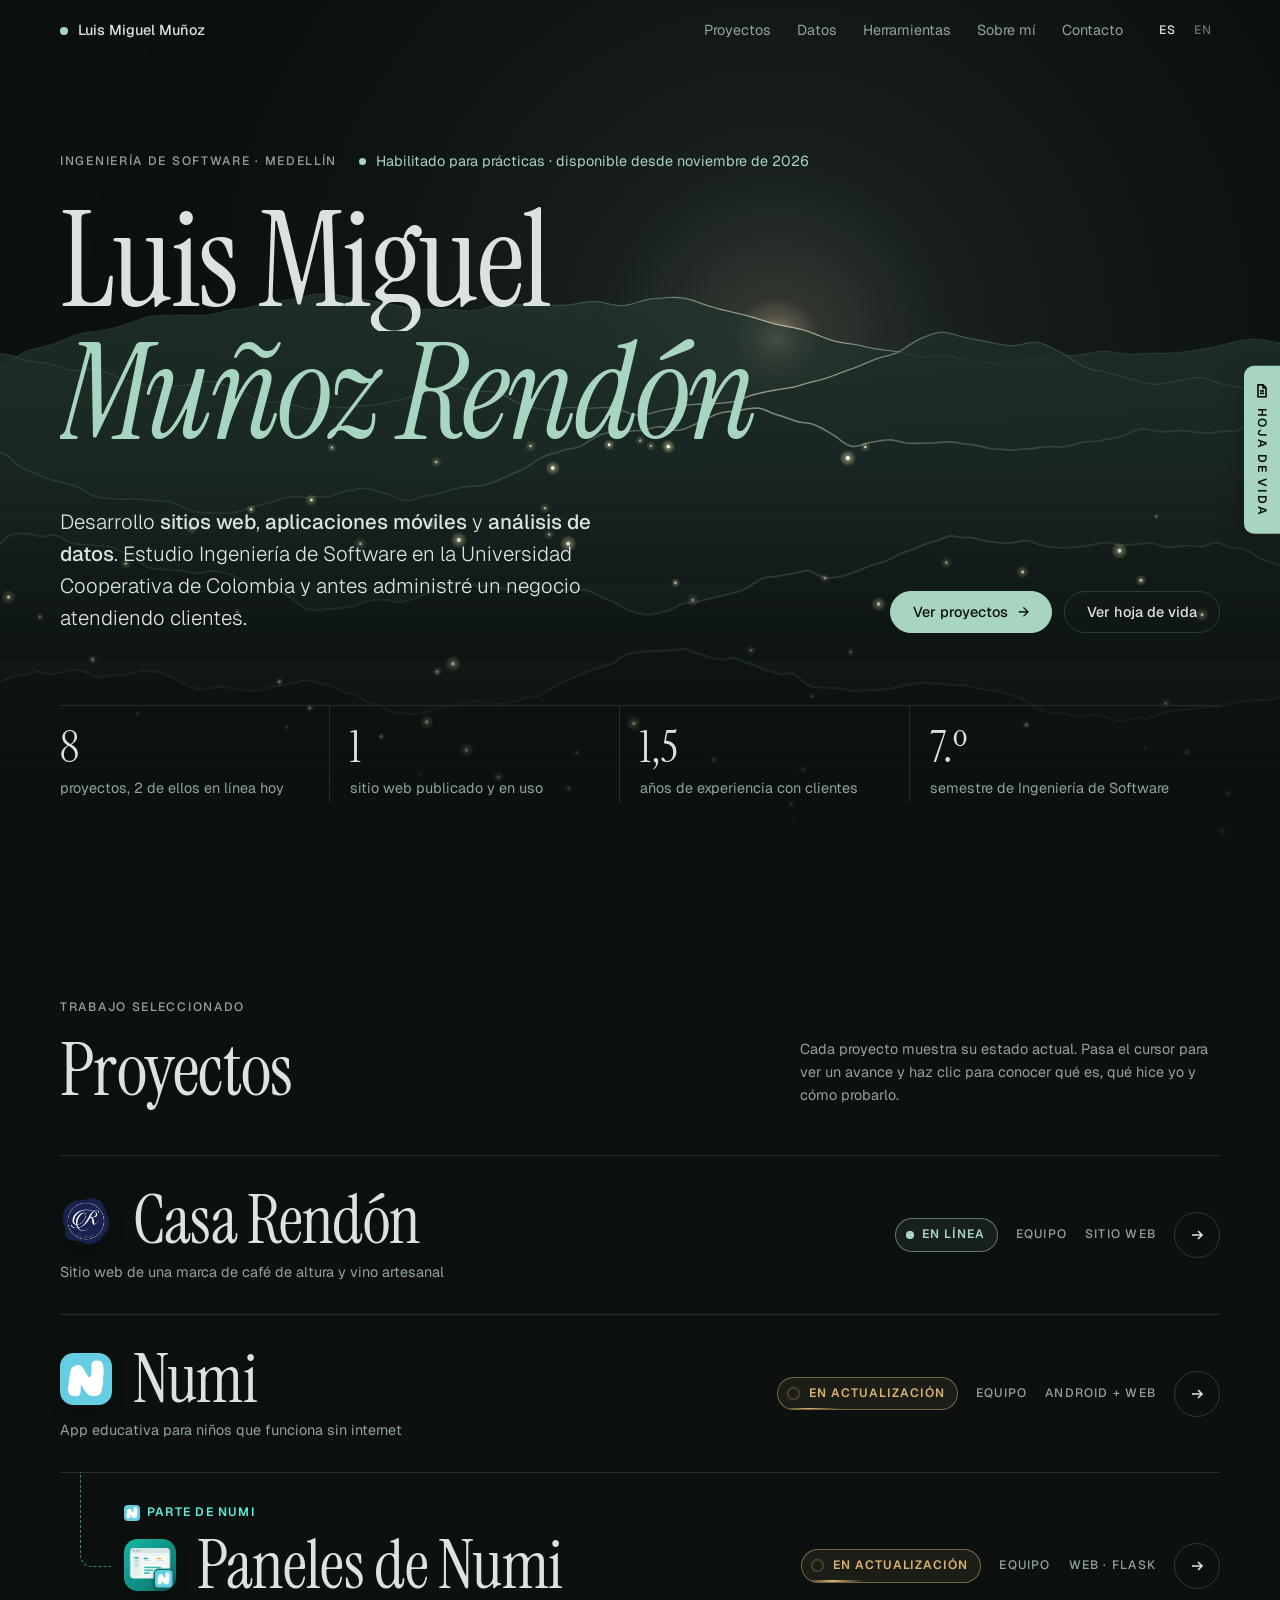
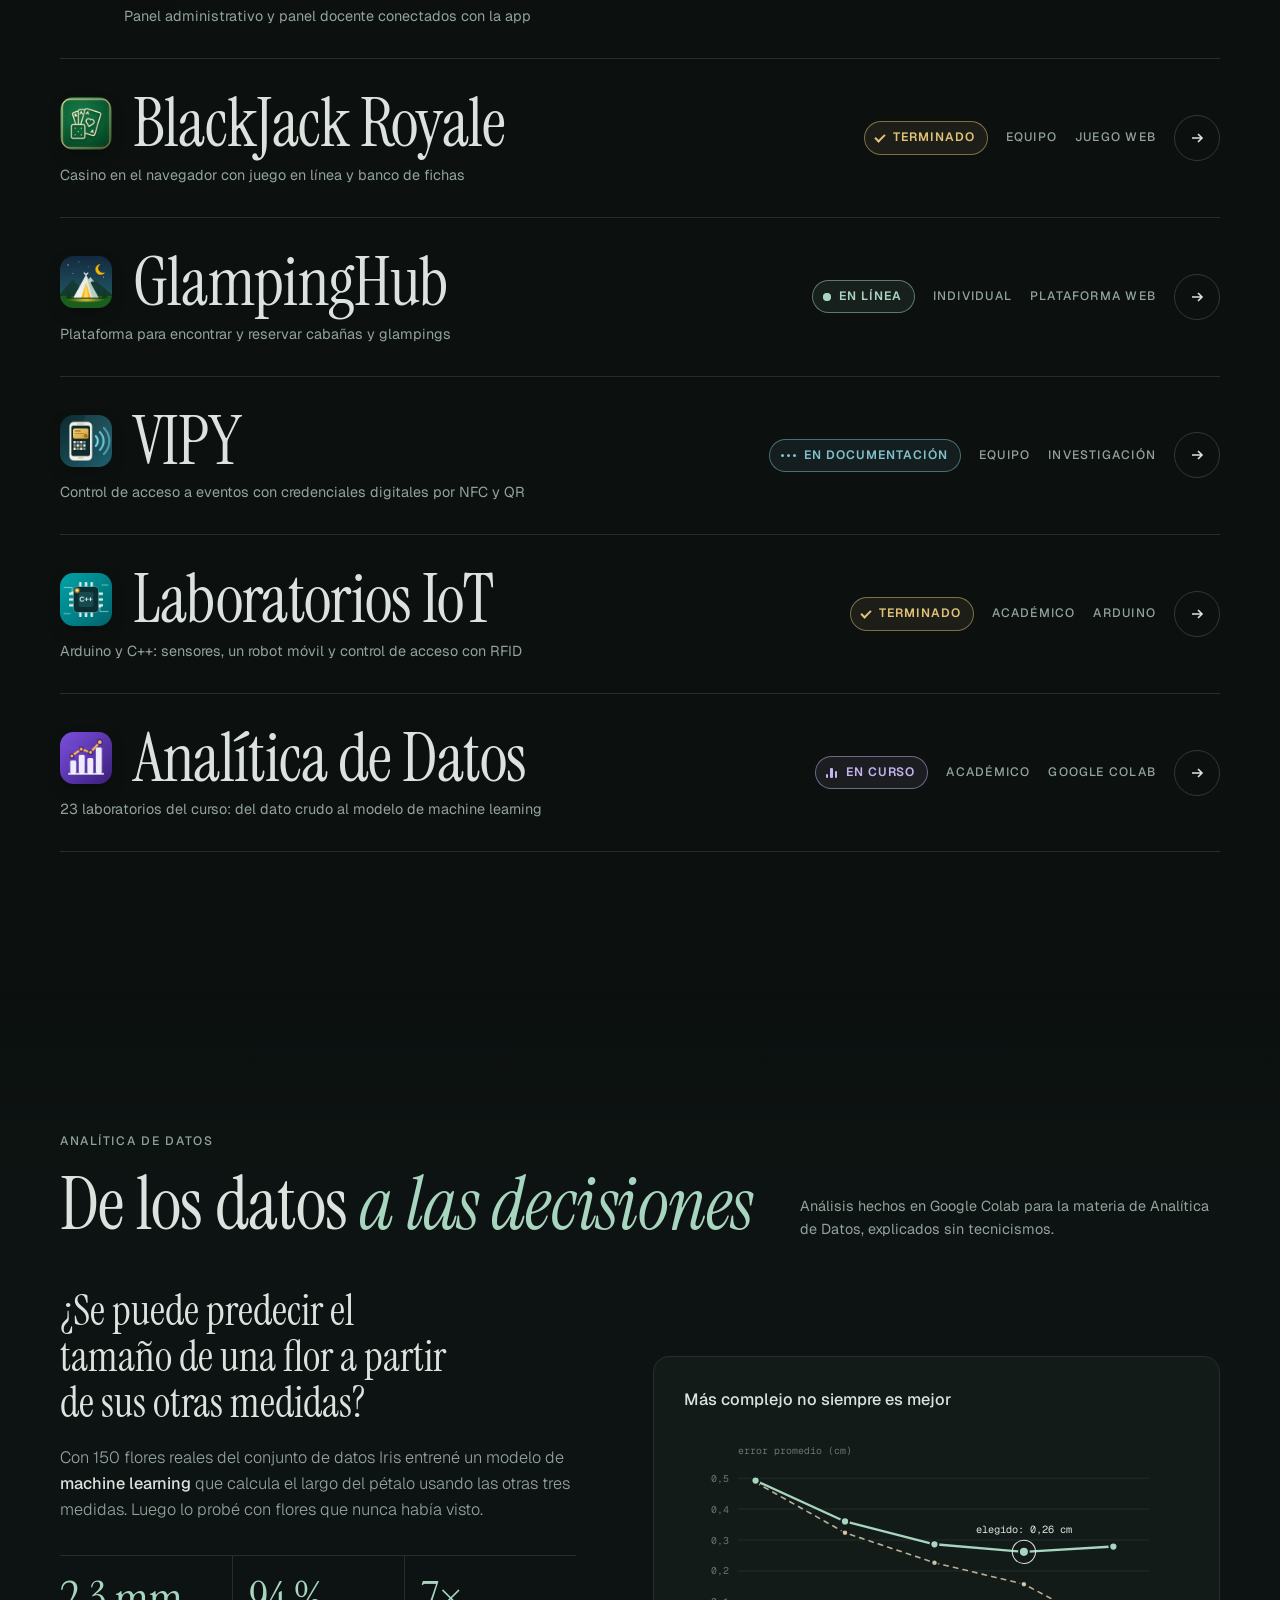
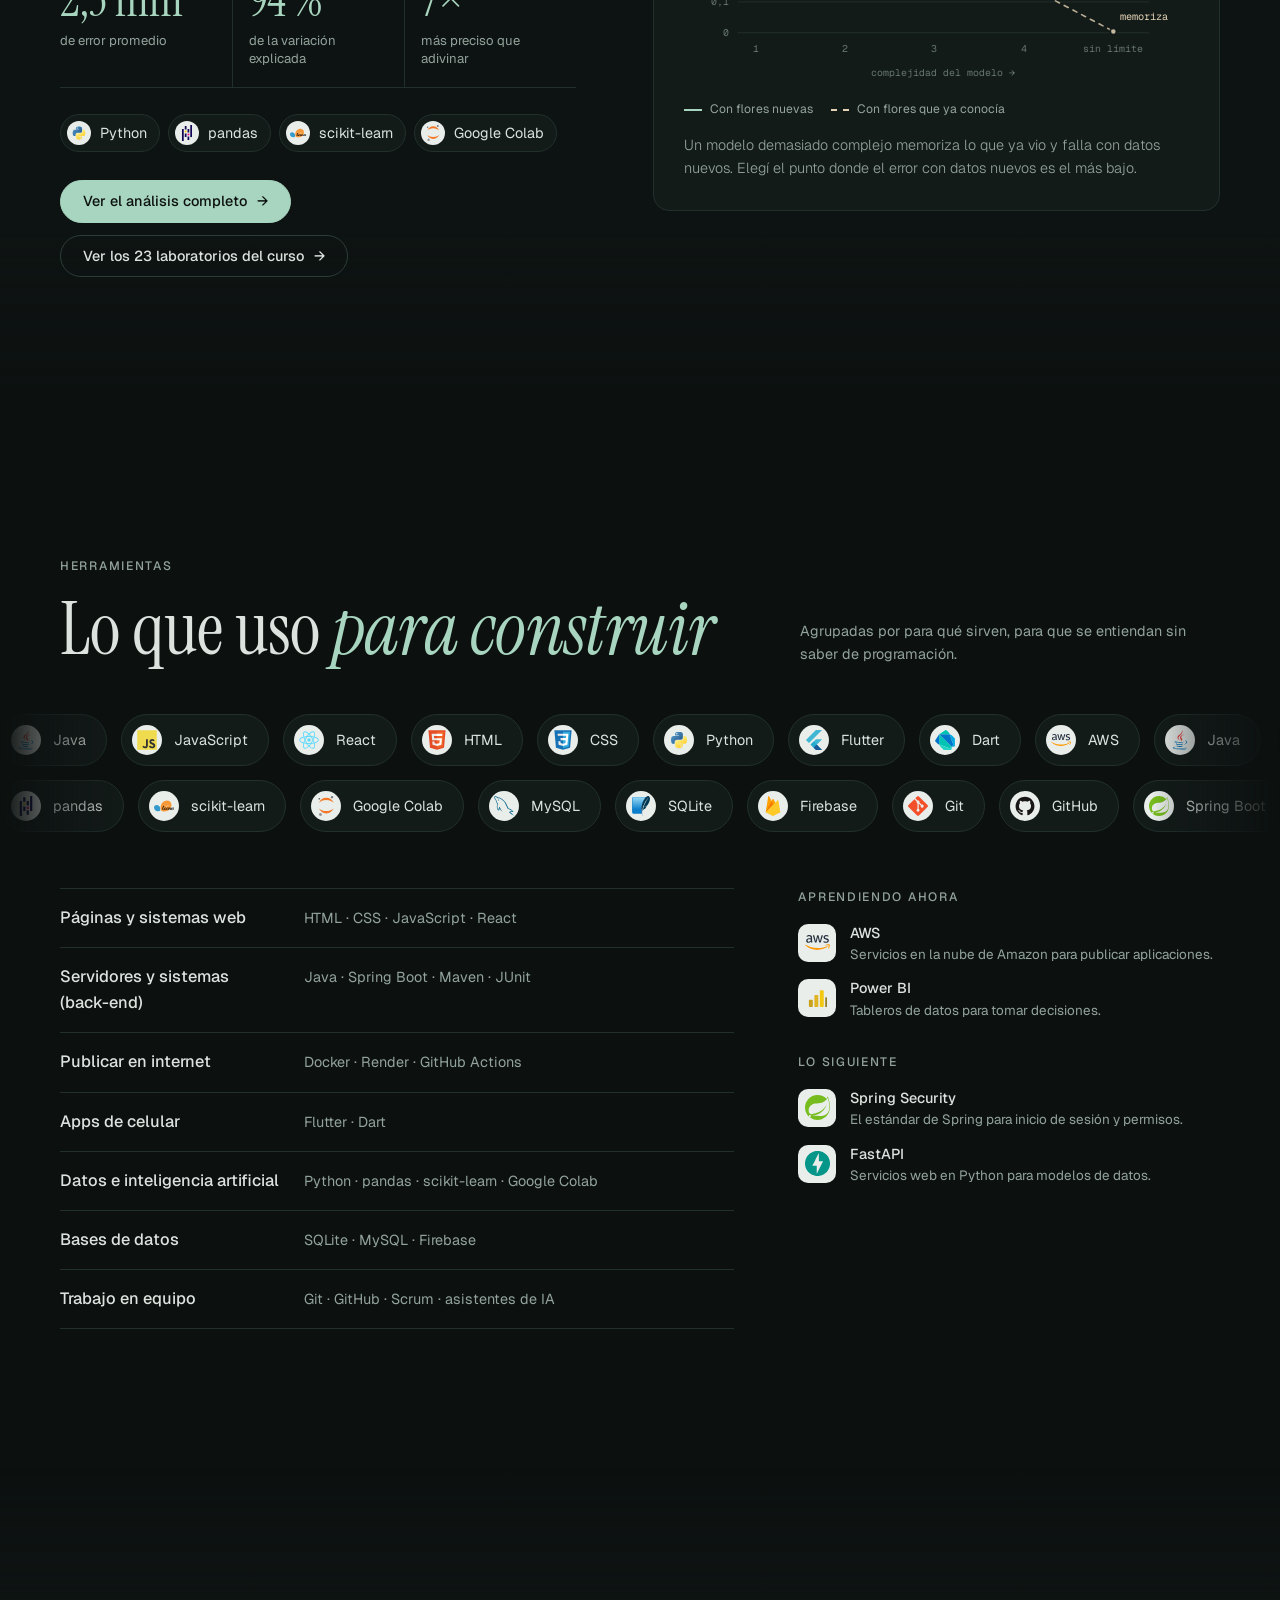
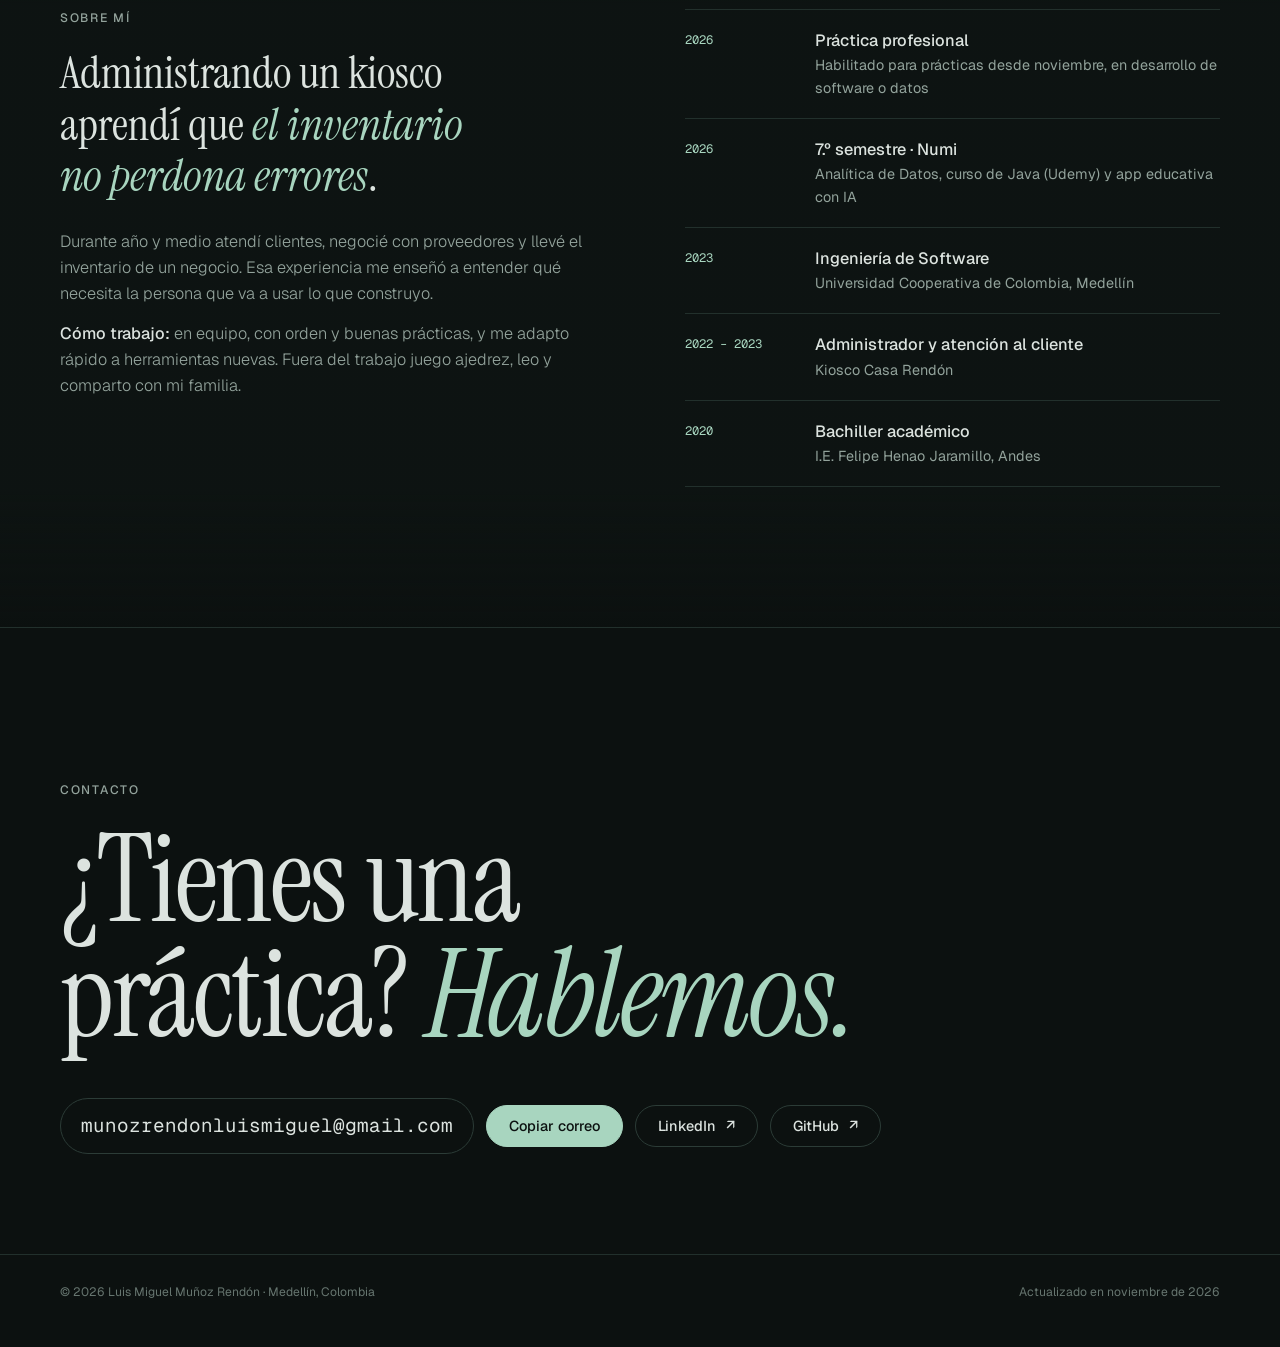
<file: index.html>
<!doctype html>
<html lang="es">
<head>
<meta charset="utf-8">
<meta name="viewport" content="width=device-width, initial-scale=1, viewport-fit=cover">
<title>Luis Miguel Muñoz</title>
<meta name="description" content="Portafolio de Luis Miguel Muñoz Rendón, estudiante de Ingeniería de Software en Medellín. Desarrollo web, apps móviles y analítica de datos. Habilitado para prácticas profesionales, disponible desde noviembre de 2026.">
<link rel="preconnect" href="https://fonts.googleapis.com">
<link rel="preconnect" href="https://fonts.gstatic.com" crossorigin>
<link rel="stylesheet" href="https://fonts.googleapis.com/css2?family=Instrument+Serif:ital@0;1&family=Geist:wght@300..700&family=Geist+Mono:wght@400;500&display=swap">
<meta property="og:title" content="Luis Miguel Muñoz · Ingeniería de Software">
<meta property="og:description" content="Desarrollo web, apps móviles y analítica de datos. Habilitado para prácticas profesionales, disponible desde noviembre de 2026.">
<meta property="og:image" content="https://luism7p7.github.io/media/og.jpg">
<meta property="og:image:width" content="1200">
<meta property="og:image:height" content="630">
<meta property="og:url" content="https://luism7p7.github.io/">
<meta property="og:type" content="website">
<meta property="og:site_name" content="Luis Miguel Muñoz Rendón">
<meta name="twitter:card" content="summary_large_image">
<link rel="canonical" href="https://luism7p7.github.io/">
<meta name="theme-color" content="#0C1110">
<link rel="icon" href="data:image/svg+xml,%3Csvg xmlns='http://www.w3.org/2000/svg' viewBox='0 0 64 64'%3E%3Crect width='64' height='64' rx='14' fill='%230C1110'/%3E%3Ctext x='10' y='44' font-family='monospace' font-weight='700' font-size='32' fill='%23DCE3DF'%3Elm%3C/text%3E%3Ccircle cx='52' cy='42' r='4' fill='%23A8D5BF'/%3E%3C/svg%3E">
<style>
/* Layout: columna de 1200px. Hero con curvas de nivel animadas (las montañas de Andes) detrás del nombre;
   proyectos como índice tipográfico con vista previa de video que sigue el cursor; fichas de detalle en panel lateral.
   Paleta: carbón verdoso de baja fatiga visual con un único acento salvia. */
:root{
  --bg:#0C1110;
  --bg2:#0F1614;
  --surface:#131B19;
  --raised:#18221F;
  --line:#22302C;
  --line2:#2C3C37;
  --fg:#DCE3DF;
  --muted:#93A39C;
  --dim:#66756F;
  --accent:#A8D5BF;
  --accent-ink:#0C1110;
  --accent-soft:rgba(168,213,191,.10);
  --warm:#E3D3B4;
  --f-display:"Instrument Serif","Iowan Old Style","Palatino Linotype",Georgia,serif;
  --f-body:"Geist",system-ui,-apple-system,"Segoe UI",Roboto,sans-serif;
  --f-mono:"Geist Mono",ui-monospace,SFMono-Regular,Menlo,Consolas,monospace;
  --t-xs:.76rem; --t-sm:.9rem; --t-base:1.02rem;
  --ease:cubic-bezier(.2,.7,.1,1);
  color-scheme:dark;
}
*{box-sizing:border-box}
html{scroll-behavior:smooth;background:var(--bg)}
body{margin:0;background:var(--bg);color:var(--fg);font-family:var(--f-body);font-size:var(--t-base);line-height:1.6;-webkit-font-smoothing:antialiased;overflow-x:hidden}
body::before{content:"";position:fixed;inset:0 0 auto;height:env(safe-area-inset-top,0px);z-index:40;background:var(--bg)}
a{color:inherit}
::selection{background:var(--accent);color:var(--accent-ink)}
:focus-visible{outline:2px solid var(--accent);outline-offset:3px;border-radius:4px}
.wrap{max-width:1200px;margin:0 auto;padding-left:max(20px,env(safe-area-inset-left,0px));padding-right:max(20px,env(safe-area-inset-right,0px));position:relative}
.label{font-size:var(--t-xs);letter-spacing:.14em;text-transform:uppercase;color:var(--muted);font-weight:500}
h2.title{font-family:var(--f-display);font-weight:400;font-size:clamp(2.6rem,6vw,4.6rem);line-height:1;letter-spacing:-.01em;margin:0;text-wrap:balance}
h2.title em{color:var(--accent)}

.ic{display:inline-block;width:22px;height:22px;background:#E9EEEB center/66% no-repeat;border-radius:6px;flex:none}
.i-java{background-image:url("[data-uri]")}
.i-javascript{background-image:url("[data-uri]")}
.i-html5{background-image:url("[data-uri]")}
.i-css3{background-image:url("[data-uri]")}
.i-mysql{background-image:url("[data-uri]")}
.i-git{background-image:url("[data-uri]")}
.i-github{background-image:url("[data-uri]")}
.i-dart{background-image:url("[data-uri]")}
.i-flutter{background-image:url("[data-uri]")}
.i-cplusplus{background-image:url("[data-uri]")}
.i-python{background-image:url("[data-uri]")}
.i-pandas{background-image:url("[data-uri]")}
.i-spring{background-image:url("[data-uri]")}
.i-maven{background-image:url("[data-uri]")}
.i-react{background-image:url("[data-uri]")}
.i-firebase{background-image:url("[data-uri]")}
.i-sqlite{background-image:url("[data-uri]")}
.i-fastapi{background-image:url("[data-uri]")}
.i-docker{background-image:url("[data-uri]")}
.i-junit{background-image:url("[data-uri]")}
.i-jupyter{background-image:url("[data-uri]")}
.i-scikitlearn{background-image:url("[data-uri]")}
.i-matplotlib{background-image:url("[data-uri]")}
.i-numpy{background-image:url("[data-uri]")}
.i-aws{background-image:url("[data-uri]")}
.i-powerbi{background-image:url("[data-uri]")}
.i-scrum{background-image:url("[data-uri]")}
.i-ai{background-image:url("[data-uri]")}

/* nav */
.nav{position:fixed;left:0;right:0;top:env(safe-area-inset-top,0px);z-index:30;transition:background .4s,border-color .4s;border-bottom:1px solid transparent}
.nav.scrolled{background:rgba(12,17,16,.82);backdrop-filter:blur(14px) saturate(1.2);-webkit-backdrop-filter:blur(14px) saturate(1.2);border-bottom-color:var(--line)}
.nav .wrap{display:flex;align-items:center;gap:28px;padding-block:16px}
.brand{text-decoration:none;font-weight:500;font-size:var(--t-sm);display:flex;align-items:center;gap:10px}
.brand i{width:8px;height:8px;border-radius:50%;background:var(--accent);animation:pulse 2.6s infinite}
@keyframes pulse{0%{box-shadow:0 0 0 0 rgba(168,213,191,.45)}70%,100%{box-shadow:0 0 0 10px rgba(168,213,191,0)}}
.nav-links{display:flex;gap:26px;margin-left:auto;font-size:var(--t-sm)}
.nav-links a{text-decoration:none;color:var(--muted);transition:color .25s;position:relative}
.nav-links a::after{content:"";position:absolute;left:0;right:0;bottom:-4px;height:1px;background:var(--accent);transform:scaleX(0);transform-origin:left;transition:transform .35s var(--ease)}
.nav-links a:hover{color:var(--fg)}
.nav-links a:hover::after{transform:scaleX(1)}
.lang{display:flex;gap:2px;font-size:var(--t-xs);font-weight:500;letter-spacing:.08em}
.lang button{all:unset;cursor:pointer;padding:5px 8px;color:var(--dim);border-radius:4px}
.lang button[aria-pressed="true"]{color:var(--fg)}
.lang button:focus-visible{outline:2px solid var(--accent)}
@media (max-width:820px){.nav-links{display:none}.lang{margin-left:auto}}

/* hero */
.hero{position:relative;padding-top:calc(150px + env(safe-area-inset-top,0px));padding-bottom:56px;overflow:hidden}
#bgfx{position:fixed;left:0;top:0;width:100%;height:100vh;height:100lvh;display:block;z-index:0;pointer-events:none;opacity:0}
main,footer{position:relative;z-index:1}
.hero{background:var(--bg)}
#topo{position:absolute;inset:0;width:100%;height:100%;display:block;-webkit-mask-image:linear-gradient(180deg,#000 55%,transparent);mask-image:linear-gradient(180deg,#000 55%,transparent)}
.hero .wrap{z-index:1}
.hero-top{display:flex;flex-wrap:wrap;gap:8px 22px;align-items:center}
.avail{display:inline-flex;align-items:center;gap:10px;font-size:var(--t-sm);color:var(--accent)}
.avail i{width:7px;height:7px;border-radius:50%;background:var(--accent);animation:pulse 2.6s infinite}
.name{font-family:var(--f-display);font-weight:400;font-size:clamp(3.4rem,10.5vw,9.2rem);line-height:.92;letter-spacing:-.02em;margin:26px 0 0}
.name .ln{display:block;overflow:hidden;padding-bottom:.06em}
.name .ln > span{display:inline-block;animation:up 1.2s var(--ease) both}
.name .ln:nth-child(2) > span{animation-delay:.12s}
.name em{color:var(--accent)}
@keyframes up{from{transform:translateY(105%)}}
.hero-grid{display:grid;grid-template-columns:minmax(0,1.1fr) minmax(0,1fr);gap:32px 64px;margin-top:44px;align-items:end}
@media (max-width:880px){.hero-grid{grid-template-columns:minmax(0,1fr)}}
.lead{font-size:clamp(1.12rem,1.6vw,1.3rem);line-height:1.55;margin:0;max-width:42ch;font-weight:300}
.lead b{font-weight:500}
.cta{display:flex;flex-wrap:wrap;gap:12px}
.hero .cta{justify-content:flex-end}
@media (max-width:880px){.hero .cta{justify-content:flex-start}}
.btn{display:inline-flex;align-items:center;gap:10px;padding:13px 22px;border-radius:999px;border:1px solid var(--line2);text-decoration:none;font:500 var(--t-sm)/1 var(--f-body);background:transparent;color:var(--fg);cursor:pointer;transition:background .3s,border-color .3s,color .3s}
.btn:hover{border-color:var(--accent);color:var(--accent)}
.btn.solid{background:var(--accent);border-color:var(--accent);color:var(--accent-ink)}
.btn.solid:hover{background:var(--fg);border-color:var(--fg);color:var(--accent-ink)}
.btn .arr{transition:transform .3s var(--ease)}
.btn:hover .arr{transform:translateX(4px)}
.facts{display:grid;grid-template-columns:repeat(4,minmax(0,1fr));margin-top:72px;border-top:1px solid var(--line)}
@media (max-width:760px){.facts{grid-template-columns:repeat(2,minmax(0,1fr))}}
.fact{padding:20px 20px 4px 0;border-right:1px solid var(--line);margin-right:20px}
.fact:last-child{border-right:0;margin-right:0}
@media (max-width:760px){.fact:nth-child(2){border-right:0;margin-right:0}}
.fact b{display:block;font-family:var(--f-display);font-weight:400;font-size:clamp(2rem,3.4vw,2.8rem);line-height:1;font-variant-numeric:tabular-nums}
.fact span{display:block;font-size:var(--t-sm);color:var(--muted);margin-top:8px;line-height:1.4}

/* sections */
section.block{padding-block:clamp(80px,11vw,140px)}
.alt{background:linear-gradient(180deg,rgba(15,22,20,0),rgba(15,22,20,.55) 18%,rgba(15,22,20,.55) 82%,rgba(15,22,20,0))}
.sec-head{display:flex;flex-wrap:wrap;justify-content:space-between;align-items:end;gap:18px 40px;margin-bottom:48px}
.sec-head .label{display:block;margin-bottom:16px}
.sec-head p{margin:0;color:var(--muted);max-width:42ch;font-size:var(--t-sm)}
@supports (animation-timeline:view()){
  .rv{animation:rv linear both;animation-timeline:view();animation-range:entry 0% cover 22%}
  @keyframes rv{from{transform:translateY(34px);opacity:.35}}
}

/* project index */
.index{list-style:none;margin:0;padding:0;border-top:1px solid var(--line)}
.row{border-bottom:1px solid var(--line)}
.row button{all:unset;box-sizing:border-box;cursor:pointer;width:100%;display:grid;grid-template-columns:minmax(0,1fr) auto;gap:6px 32px;align-items:center;padding:30px 0;position:relative}
.row button::before{content:"";position:absolute;inset:0;background:linear-gradient(90deg,var(--accent-soft),transparent 70%);transform:scaleX(0);transform-origin:left;transition:transform .6s var(--ease);pointer-events:none}
.row button:hover::before,.row button:focus-visible::before{transform:scaleX(1)}
.row button:focus-visible{outline:none}
.row-main{display:grid;gap:6px;min-width:0;transition:transform .5s var(--ease)}
.row button:hover .row-main{transform:translateX(18px)}
.row-name{font-family:var(--f-display);font-size:clamp(2.1rem,5.4vw,4.2rem);line-height:1.02;letter-spacing:-.01em;display:flex;align-items:center;gap:.3em}
.row-name img{width:.78em;height:.78em;border-radius:.2em;object-fit:cover;flex:none;box-shadow:0 6px 16px -6px rgba(0,0,0,.6)}
.row-name img.round{border-radius:50%}
.row-desc{color:var(--muted);font-size:var(--t-sm)}
.row-meta{display:flex;flex-wrap:wrap;align-items:center;gap:12px 18px;font-size:var(--t-xs);letter-spacing:.1em;text-transform:uppercase;color:var(--muted);font-weight:500}
.live{color:var(--accent)}
.live::before{content:"";display:inline-block;width:6px;height:6px;border-radius:50%;background:var(--accent);margin-right:8px;vertical-align:1px}
.row-go{width:46px;height:46px;border-radius:50%;border:1px solid var(--line2);display:grid;place-items:center;transition:background .3s,border-color .3s,transform .5s var(--ease);flex:none}
.row-go svg{width:16px;height:16px;stroke:var(--fg);fill:none;stroke-width:1.6;transition:stroke .3s}
.row button:hover .row-go{background:var(--accent);border-color:var(--accent);transform:rotate(-45deg)}
.row button:hover .row-go svg{stroke:var(--accent-ink)}
.row-thumb{display:none}
@media (max-width:760px){
  .row button{grid-template-columns:minmax(0,1fr) 104px;padding:22px 0}
  .row button:hover .row-main{transform:none}
  .row-thumb{display:block;width:104px;aspect-ratio:16/10;border-radius:8px;overflow:hidden;background:var(--raised);grid-column:2;grid-row:1 / span 2}
  .row-thumb img{width:100%;height:100%;object-fit:cover;display:block}
  .row-go{display:none}
  .row-meta{grid-column:1}
}
#peek{position:fixed;left:0;top:0;z-index:25;pointer-events:none;width:400px;aspect-ratio:16/9;border-radius:12px;overflow:hidden;background:var(--raised);box-shadow:0 30px 80px -20px rgba(0,0,0,.7);opacity:0;transition:opacity .35s var(--ease),width .35s var(--ease)}
#peek.on{opacity:1}
#peek.tall{width:200px;aspect-ratio:400/888}
#peek video{width:100%;height:100%;object-fit:cover;display:block}
@media (hover:none),(max-width:760px){#peek{display:none}}

/* sheet */
dialog.sheet{position:fixed;inset:0 0 0 auto;margin:0;height:100%;max-height:100%;width:min(720px,100%);max-width:100%;border:0;border-left:1px solid var(--line);background:var(--bg2);color:var(--fg);padding:0;overflow-y:auto;overscroll-behavior:contain;transform:translateX(100%);transition:transform .55s var(--ease),overlay .55s allow-discrete,display .55s allow-discrete}
dialog.sheet[open]{transform:translateX(0)}
@starting-style{dialog.sheet[open]{transform:translateX(100%)}}
dialog.sheet::backdrop{background:rgba(4,7,6,.62);backdrop-filter:blur(3px);-webkit-backdrop-filter:blur(3px)}
.sheet-bar{position:sticky;top:0;z-index:2;display:flex;justify-content:space-between;align-items:center;gap:12px;padding:calc(14px + env(safe-area-inset-top,0px)) max(24px,env(safe-area-inset-right,0px)) 14px 24px;background:rgba(15,22,20,.92);backdrop-filter:blur(10px);-webkit-backdrop-filter:blur(10px);border-bottom:1px solid var(--line)}
.sheet-close{all:unset;cursor:pointer;width:40px;height:40px;border-radius:50%;border:1px solid var(--line2);display:grid;place-items:center}
.sheet-close:hover,.sheet-close:focus-visible{border-color:var(--accent)}
.sheet-close svg{width:14px;height:14px;stroke:var(--fg);stroke-width:1.6}
.sheet-body{padding:28px 24px calc(48px + env(safe-area-inset-bottom,0px));display:grid;gap:26px}
.sheet-media{border-radius:12px;overflow:hidden;background:#000;border:1px solid var(--line)}
.sheet-media video{display:block;width:100%;height:auto;max-height:70vh}
.sheet-media.tall{justify-self:center;width:min(290px,80%);border-radius:30px;border:8px solid #1a2421}
.sheet-head{display:flex;align-items:center;gap:16px}
.sheet-head img{width:54px;height:54px;border-radius:13px;object-fit:cover;flex:none}
.sheet-head img.round{border-radius:50%}
.sheet-head h3{font-family:var(--f-display);font-weight:400;font-size:clamp(2rem,5vw,2.8rem);line-height:1;margin:0}
.sheet-head p{margin:6px 0 0;color:var(--muted);font-size:var(--t-sm)}
.tags{display:flex;flex-wrap:wrap;gap:8px}
.tag{font-size:var(--t-xs);letter-spacing:.08em;text-transform:uppercase;font-weight:500;padding:6px 11px;border-radius:999px;border:1px solid var(--line2);color:var(--muted)}
.tag.live{border-color:rgba(168,213,191,.45)}
.st{--c:168,213,191;display:inline-flex;align-items:center;gap:8px;padding:6px 12px 6px 10px;border-radius:999px;border:1px solid rgba(var(--c),.5);background:rgba(var(--c),.08);color:rgb(var(--c));font-size:var(--t-xs);letter-spacing:.1em;text-transform:uppercase;font-weight:600;white-space:nowrap;position:relative;overflow:hidden;isolation:isolate}
.st i{position:relative;width:8px;height:8px;flex:none;display:grid;place-items:center}
.st-vivo i{border-radius:50%;background:rgb(var(--c))}
.st-vivo i::after{content:"";position:absolute;inset:0;border-radius:50%;border:1px solid rgb(var(--c));animation:stRing 2.2s ease-out infinite}
@keyframes stRing{from{transform:scale(.6);opacity:.9}to{transform:scale(2.8);opacity:0}}
.st-fin{--c:226,193,120}
.st-fin i{width:10px;height:10px}.st-fin i::before{content:"";width:4px;height:8px;border:solid rgb(var(--c));border-width:0 2px 2px 0;transform:translateY(-1px) rotate(45deg)}
.st-fin::after{content:"";position:absolute;inset:0;z-index:-1;background:linear-gradient(105deg,transparent 35%,rgba(var(--c),.28) 50%,transparent 65%);transform:translateX(-100%);animation:stSheen 3.6s ease-in-out infinite}
@keyframes stSheen{0%,50%{transform:translateX(-100%)}100%{transform:translateX(100%)}}
.st-obra{--c:217,178,111;padding-left:8px}
.st-obra::after{content:"";position:absolute;left:0;bottom:0;height:1.5px;width:35%;background:linear-gradient(90deg,transparent,rgb(var(--c)),transparent);animation:stLine 2.8s ease-in-out infinite}
@keyframes stLine{from{transform:translateX(-100%)}to{transform:translateX(300%)}}
@keyframes stStripe{to{background-position:-26.9px 0}}
.st-obra i{width:15px;height:15px}
.st-obra svg{width:15px;height:15px;transform:rotate(-90deg);display:block}
.st-obra .trk{fill:none;stroke:rgba(var(--c),.22);stroke-width:2.4}
.st-obra .arc{fill:none;stroke:rgb(var(--c));stroke-width:2.4;stroke-linecap:round;stroke-dasharray:44;stroke-dashoffset:44;animation:stFill 2.8s cubic-bezier(.6,0,.3,1) infinite}
@keyframes stFill{0%{stroke-dashoffset:44;opacity:1}70%{stroke-dashoffset:0}85%{stroke-dashoffset:0;opacity:1}100%{stroke-dashoffset:0;opacity:0}}
@keyframes stSpin{to{transform:rotate(360deg)}}
.st-doc{--c:127,192,204}
.st-doc i{width:16px;display:flex;gap:3px;justify-content:center}
.st-doc i b{width:3px;height:3px;border-radius:50%;background:rgb(var(--c));animation:stType 1.2s ease-in-out infinite}
.st-doc i b:nth-child(2){animation-delay:.2s}.st-doc i b:nth-child(3){animation-delay:.4s}
@keyframes stType{0%,100%{opacity:.25;transform:none}40%{opacity:1;transform:translateY(-2px)}}
.row-meta .st{letter-spacing:.08em}
.sheet-media img{display:block;width:100%;height:auto}
#peek img{width:100%;height:100%;object-fit:cover;display:block}
#peek [hidden]{display:none}
@media (prefers-reduced-motion:reduce){.st *,.st::after,.st i::after{animation:none!important}}
.kv{display:grid;gap:22px}
.kv h4{margin:0 0 8px;font-size:var(--t-xs);letter-spacing:.14em;text-transform:uppercase;color:var(--dim);font-weight:500}
.kv p{margin:0;font-weight:300;line-height:1.65}
.kv ul{margin:0;padding:0;list-style:none;display:grid;gap:8px}
.kv li{display:flex;gap:12px;font-weight:300}
.kv li::before{content:"";width:14px;height:1px;background:var(--accent);margin-top:.8em;flex:none}
.note{font-size:var(--t-sm);color:var(--muted);border-left:1px solid var(--accent);padding-left:14px;margin:0}
.toolrow{display:flex;flex-wrap:wrap;gap:8px}
.chip{display:inline-flex;align-items:center;gap:9px;padding:6px 12px 6px 6px;border-radius:999px;background:var(--surface);border:1px solid var(--line);font-size:var(--t-sm)}
.chip .ic{width:24px;height:24px;border-radius:50%}

/* data */
.data{display:grid;grid-template-columns:minmax(0,1fr) minmax(0,1.1fr);gap:clamp(32px,6vw,80px);align-items:center}
@media (max-width:900px){.data{grid-template-columns:minmax(0,1fr)}}
.data-q{font-family:var(--f-display);font-size:clamp(1.8rem,3.4vw,2.6rem);line-height:1.1;margin:0 0 18px;font-weight:400;text-wrap:balance}
.data p{margin:0;color:var(--muted);font-weight:300;max-width:52ch}
.data p b{color:var(--fg);font-weight:500}
.kpis{display:grid;grid-template-columns:repeat(3,minmax(0,1fr));margin:32px 0 26px;border-top:1px solid var(--line);border-bottom:1px solid var(--line)}
.kpi{padding:20px 14px 20px 0}
.kpi + .kpi{padding-left:16px;border-left:1px solid var(--line)}
.kpi b{display:block;font-family:var(--f-display);font-weight:400;font-size:clamp(2rem,4vw,3rem);line-height:1;color:var(--accent);font-variant-numeric:tabular-nums;white-space:nowrap}
.kpi > span{display:block;font-size:.82rem;color:var(--muted);margin-top:8px;line-height:1.35}
.data .toolrow{margin-bottom:28px}
.chart-card{margin:0;background:var(--surface);border:1px solid var(--line);border-radius:16px;padding:clamp(18px,3vw,30px);display:grid;gap:14px;min-width:0}
.chart-card h3{margin:0;font-weight:500;font-size:var(--t-base)}
.chart-box{overflow-x:auto}
.chart{width:100%;min-width:440px;height:auto;display:block}
.chart .grid line{stroke:var(--line);stroke-width:1}
.chart text{fill:var(--dim);font-family:var(--f-mono);font-size:11px}
.chart .val{fill:none;stroke:var(--accent);stroke-width:2.6;stroke-linejoin:round;stroke-linecap:round;stroke-dasharray:600;stroke-dashoffset:0}
.chart .tr{fill:none;stroke:var(--warm);stroke-width:1.8;stroke-dasharray:5 6;stroke-linecap:round;opacity:.8}
.chart .pv{fill:var(--accent);stroke:var(--surface);stroke-width:2}
.chart .pt{fill:var(--warm);stroke:var(--surface);stroke-width:2;opacity:.85}
.chart .pick{fill:none;stroke:var(--fg);stroke-width:1.2}
.chart .pick-t{fill:var(--fg);font-size:11.5px}
.chart .end{fill:var(--warm);font-size:11.5px}
.chart.draw .val{animation:draw 1.8s var(--ease) both}
@keyframes draw{from{stroke-dashoffset:600}}
.legend{display:flex;flex-wrap:wrap;gap:18px;font-size:var(--t-xs);color:var(--muted)}
.legend span{display:inline-flex;align-items:center;gap:8px}
.legend i{width:18px;border-top:2.5px solid var(--accent)}
.legend i.d{border-top:2px dashed var(--warm)}
.chart-card figcaption{font-size:var(--t-sm);color:var(--muted);font-weight:300}

/* tools */
.marquee{overflow:hidden;-webkit-mask-image:linear-gradient(90deg,transparent,#000 10%,#000 90%,transparent);mask-image:linear-gradient(90deg,transparent,#000 10%,#000 90%,transparent);margin-bottom:56px}
.track{display:flex;gap:14px;width:max-content;animation:slide 60s linear infinite}
.track.rev{animation-direction:reverse;margin-top:14px}
.marquee:hover .track{animation-play-state:paused}
@keyframes slide{to{transform:translateX(-50%)}}
.mq{display:inline-flex;align-items:center;gap:12px;padding:10px 20px 10px 10px;border:1px solid var(--line);border-radius:999px;background:var(--surface);white-space:nowrap;font-size:var(--t-sm)}
.mq .ic{width:30px;height:30px;border-radius:50%}
.skills{display:grid;grid-template-columns:minmax(0,1.6fr) minmax(0,1fr);gap:clamp(32px,5vw,72px)}
@media (max-width:900px){.skills{grid-template-columns:minmax(0,1fr)}}
.sk-list{margin:0;padding:0;list-style:none;border-top:1px solid var(--line)}
.sk-list li{display:grid;grid-template-columns:minmax(0,220px) minmax(0,1fr);gap:4px 24px;padding:16px 0;border-bottom:1px solid var(--line);align-items:baseline}
@media (max-width:520px){.sk-list li{grid-template-columns:minmax(0,1fr)}}
.sk-list b{font-weight:500}
.sk-list span{color:var(--muted);font-size:var(--t-sm)}
.sk-col h3{margin:0 0 14px;font-size:var(--t-xs);letter-spacing:.14em;text-transform:uppercase;color:var(--muted);font-weight:500}
.sk-col + .sk-col{margin-top:34px}
.learn{display:grid;gap:14px}
.learn > div{display:grid;grid-template-columns:38px minmax(0,1fr);gap:0 14px;align-items:center}
.learn .ic{width:38px;height:38px;border-radius:10px;grid-row:span 2}
.learn b{font-weight:500;font-size:var(--t-sm)}
.learn span{font-size:.84rem;color:var(--muted);line-height:1.4}

/* about */
.about{display:grid;grid-template-columns:minmax(0,1fr) minmax(0,1fr);gap:clamp(40px,7vw,96px)}
@media (max-width:900px){.about{grid-template-columns:minmax(0,1fr)}}
.about .label{display:block;margin-bottom:20px}
.quote{font-family:var(--f-display);font-size:clamp(1.8rem,3.6vw,2.8rem);line-height:1.15;margin:0 0 26px;text-wrap:balance}
.quote em{color:var(--accent)}
.about p.txt{color:var(--muted);font-weight:300;margin:0 0 14px;max-width:52ch}
.about p.txt b{color:var(--fg);font-weight:500}
.tl{list-style:none;margin:0;padding:0}
.tl li{display:grid;grid-template-columns:110px minmax(0,1fr);gap:20px;padding:18px 0;border-bottom:1px solid var(--line)}
.tl li:first-child{border-top:1px solid var(--line)}
.tl time{font-family:var(--f-mono);font-size:var(--t-xs);color:var(--accent);padding-top:3px}
.tl b{display:block;font-weight:500}
.tl span{display:block;font-size:var(--t-sm);color:var(--muted)}
@media (max-width:420px){.tl li{grid-template-columns:minmax(0,1fr);gap:4px}}

/* contact */
.contact{padding-block:clamp(90px,12vw,160px) clamp(60px,8vw,100px);border-top:1px solid var(--line)}
.contact .label{display:block;margin-bottom:22px}
.contact h2{font-family:var(--f-display);font-weight:400;font-size:clamp(3rem,9.5vw,7.6rem);line-height:.95;margin:0;letter-spacing:-.02em;text-wrap:balance}
.contact h2 em{color:var(--accent)}
.contact-row{display:flex;flex-wrap:wrap;gap:12px;align-items:center;margin-top:44px}
.mail{font-family:var(--f-mono);font-size:clamp(.92rem,2.2vw,1.2rem);padding:12px 20px;border:1px solid var(--line2);border-radius:999px;user-select:all;word-break:break-all}
footer{padding-block:28px 44px;color:var(--dim);font-size:var(--t-xs);border-top:1px solid var(--line)}
footer .wrap{display:flex;flex-wrap:wrap;justify-content:space-between;gap:10px}

/* CV tab, always visible */
.cv-tab{all:unset;z-index:28;position:fixed;right:env(safe-area-inset-right,0px);top:50%;translate:0 -50%;writing-mode:vertical-rl;cursor:pointer;display:flex;align-items:center;gap:10px;padding:18px 11px;background:var(--accent);color:var(--accent-ink);font:600 var(--t-xs)/1 var(--f-body);letter-spacing:.14em;text-transform:uppercase;border-radius:10px 0 0 10px;box-shadow:0 10px 30px -10px rgba(0,0,0,.6);transition:padding .3s var(--ease),background .3s}
.cv-tab:hover{padding-right:16px;background:var(--fg)}
.cv-tab:focus-visible{outline:2px solid var(--fg);outline-offset:3px}
.cv-tab svg{width:14px;height:14px;stroke:currentColor;fill:none;stroke-width:1.7;writing-mode:horizontal-tb}
@media (max-width:760px){.cv-tab{writing-mode:horizontal-tb;top:auto;translate:none;bottom:calc(16px + env(safe-area-inset-bottom,0px));right:max(16px,env(safe-area-inset-right,0px));border-radius:999px;padding:13px 18px}.cv-tab:hover{padding-right:18px}}
.nb-actions{display:flex;align-items:center;gap:10px}
.nb-actions .btn{padding:10px 16px}
/* notebook viewer */
dialog.nbview{width:min(1100px,96vw);height:92vh;max-height:92vh;max-width:96vw;padding:0;border:1px solid var(--line);border-radius:14px;background:var(--bg2);color:var(--fg);overflow:hidden}
dialog.nbview[open]{display:flex;flex-direction:column}
dialog.nbview::backdrop{background:rgba(4,7,6,.7);backdrop-filter:blur(3px);-webkit-backdrop-filter:blur(3px)}
.nb-bar{display:flex;justify-content:space-between;align-items:center;gap:12px;padding:12px 16px 12px 22px;border-bottom:1px solid var(--line);flex:none}
.nb-bar span{font-size:var(--t-sm);color:var(--muted)}
.nb-frame{flex:1;min-height:0;position:relative;background:#fff}
.nb-frame iframe{position:absolute;inset:0;width:100%;height:100%;border:0;background:#fff}
.nb-load{position:absolute;inset:0;display:grid;place-items:center;color:#55605b;font-size:var(--t-sm)}
/* project icons */
.pic{--pc:168,213,191;display:inline-grid;place-items:center;flex:none;background:linear-gradient(145deg,rgba(var(--pc),.24),rgba(var(--pc),.07));border:1px solid rgba(var(--pc),.42);color:rgb(var(--pc))}
.pic svg{width:58%;height:58%;fill:none;stroke:currentColor;stroke-width:1.6;stroke-linecap:round;stroke-linejoin:round}
.row-name .pic{width:.78em;height:.78em;border-radius:.2em}
.sheet-head .pic{width:54px;height:54px;border-radius:13px}
.pic-numi{position:relative;display:inline-block;flex:none}
.pic-numi img{display:block;width:100%;height:100%;object-fit:cover}
.pic-numi .pic{position:absolute;right:-14%;bottom:-14%;width:58%!important;height:58%!important;border-radius:28%!important;background:#0B3B36;border:2px solid var(--bg);--pc:94,234,212}
.row-name .pic-numi{width:.78em;height:.78em}.row-name .pic-numi img{border-radius:.2em}
.sheet-head .pic-numi{width:54px;height:54px}.sheet-head .pic-numi img{border-radius:13px}
/* row linked to Numi */
.row.linked button{padding-left:clamp(30px,5vw,64px)}
.row.linked button::after{content:"";position:absolute;left:clamp(8px,1.6vw,20px);top:-1px;height:calc(50% + 1px);width:clamp(14px,2.6vw,30px);border-left:1.5px dashed rgba(94,234,212,.55);border-bottom:1.5px dashed rgba(94,234,212,.55);border-bottom-left-radius:12px;pointer-events:none}
.via{display:inline-flex;align-items:center;gap:7px;font-size:var(--t-xs);letter-spacing:.1em;text-transform:uppercase;font-weight:600;color:#5EEAD4}
.via img{width:16px;height:16px;border-radius:4px}
.row-main .via{margin-bottom:2px}
/* new status: course in progress */
.st-curso{--c:196,181,240}
.st-curso i{width:12px;display:flex;gap:2px;align-items:flex-end;height:10px}
.st-curso i b{width:2.5px;background:rgb(var(--c));border-radius:1px;animation:stBar 1.6s ease-in-out infinite}
.st-curso i b:nth-child(1){height:40%}.st-curso i b:nth-child(2){height:100%;animation-delay:.2s}.st-curso i b:nth-child(3){height:65%;animation-delay:.4s}
@keyframes stBar{0%,100%{transform:scaleY(.55);transform-origin:bottom}50%{transform:scaleY(1);transform-origin:bottom}}
/* sheet extras */
.sec-t{margin:0 0 12px;font-size:var(--t-xs);letter-spacing:.14em;text-transform:uppercase;color:var(--dim);font-weight:500}
.mini{display:grid;grid-template-columns:repeat(3,minmax(0,1fr));border-top:1px solid var(--line);border-bottom:1px solid var(--line)}
.mini div{padding:16px 12px 16px 0}
.mini div + div{padding-left:14px;border-left:1px solid var(--line)}
.mini b{display:block;font-family:var(--f-display);font-weight:400;font-size:clamp(1.7rem,4vw,2.3rem);line-height:1;color:var(--accent);font-variant-numeric:tabular-nums}
.mini span{display:block;font-size:.8rem;color:var(--muted);margin-top:6px;line-height:1.35}
.dbox{display:grid;gap:10px}
.dcard{all:unset;box-sizing:border-box;cursor:pointer;display:grid;grid-template-columns:44px minmax(0,1fr) auto;gap:14px;align-items:center;padding:14px 16px;border-radius:12px;border:1px solid var(--line2);background:var(--surface);transition:border-color .3s,background .3s;text-decoration:none;color:var(--fg)}
.dcard:hover,.dcard:focus-visible{border-color:var(--accent);background:var(--raised)}
.dcard .dic{width:44px;height:44px;border-radius:11px;display:grid;place-items:center}
.dcard .dic svg{width:24px;height:24px}
.dcard b{display:block;font-weight:500;font-size:var(--t-base)}
.dcard small{display:block;color:var(--muted);font-size:var(--t-sm);line-height:1.4;margin-top:2px}
.dcard .go{font-size:var(--t-sm);color:var(--muted);white-space:nowrap}
.dic.pbi{background:#F2C811}
.dic.colab{background:#fff}
.dic.nb{background:var(--raised);border:1px solid var(--line2)}
.dic.nb svg{stroke:var(--accent);fill:none;stroke-width:1.6}
/* Numi connection diagram */
.flow{border:1px solid rgba(94,234,212,.28);border-radius:14px;padding:18px;background:radial-gradient(500px 200px at 0 0,rgba(20,184,166,.12),transparent 70%),var(--surface)}
.flow-grid{display:grid;grid-template-columns:minmax(0,1fr) 54px minmax(0,1fr) 54px minmax(0,1.15fr);align-items:center;gap:0}
.fnode{border:1px solid rgba(94,234,212,.4);border-radius:12px;padding:12px;background:rgba(13,148,136,.1);text-align:center;min-width:0}
.fnode img{width:30px;height:30px;border-radius:8px;display:block;margin:0 auto 8px}
.fnode svg{width:26px;height:26px;stroke:#5EEAD4;fill:none;stroke-width:1.6;stroke-linecap:round;stroke-linejoin:round;display:block;margin:0 auto 8px}
.fnode b{display:block;font-size:var(--t-sm);font-weight:600;color:var(--fg)}
.fnode small{display:block;font-size:.74rem;color:var(--muted);line-height:1.35;margin-top:3px}
.fstack{display:grid;gap:8px}
.flink{position:relative;height:2px;margin:0 6px;background:repeating-linear-gradient(90deg,#5EEAD4 0 6px,transparent 6px 11px);background-size:22px 2px;animation:flowMove 1.2s linear infinite}
.flink::before,.flink::after{content:"";position:absolute;top:-4px;width:0;height:0;border:5px solid transparent}
.flink::after{right:-6px;border-left-color:#5EEAD4}.flink::before{left:-6px;border-right-color:#5EEAD4}
@keyframes flowMove{to{background-position:22px 0}}
.flow p{margin:14px 0 0;font-size:var(--t-sm);color:var(--muted);font-weight:300}
@media (max-width:560px){.flow-grid{grid-template-columns:minmax(0,1fr);gap:0}.flink{width:2px;height:26px;margin:4px auto;background:repeating-linear-gradient(180deg,#5EEAD4 0 6px,transparent 6px 11px);animation:none}.flink::before,.flink::after{display:none}}
.numi-link{all:unset;cursor:pointer;display:flex;align-items:center;gap:14px;padding:12px 16px;border-radius:12px;border:1px solid rgba(94,234,212,.35);background:rgba(13,148,136,.08);color:var(--fg)}
.numi-link:hover,.numi-link:focus-visible{border-color:#5EEAD4}
.numi-link img{width:38px;height:38px;border-radius:10px}
.numi-link b{display:block;font-weight:500}
.numi-link small{display:block;color:var(--muted);font-size:var(--t-sm)}
.numi-link .go{margin-left:auto;color:#5EEAD4;font-size:var(--t-sm);white-space:nowrap}
/* screenshot gallery */
.gal-tabs{display:flex;gap:6px;flex-wrap:wrap;margin-bottom:12px}
.gal-tabs button{all:unset;cursor:pointer;font-size:var(--t-sm);padding:8px 14px;border-radius:999px;border:1px solid var(--line2);color:var(--muted)}
.gal-tabs button[aria-pressed="true"]{background:rgba(13,148,136,.16);border-color:#5EEAD4;color:var(--fg)}
.gal-main{border-radius:12px;overflow:hidden;border:1px solid var(--line2);background:#F4F7F6;display:block}
.gal-main .bar{height:24px;background:#E3E9E7;display:flex;align-items:center;gap:6px;padding:0 10px}
.gal-main .bar i{width:8px;height:8px;border-radius:50%;background:#C2CCC8}
.gal-main .bar span{margin-left:8px;font:500 11px/1 var(--f-mono);color:#5C6A65}
.gal-main img{display:block;width:100%;height:auto}
.gal-cap{margin:10px 0 0;font-size:var(--t-sm);color:var(--muted)}
.gal-cap b{color:var(--fg);font-weight:500}
.gal-thumbs{display:grid;grid-template-columns:repeat(3,minmax(0,1fr));gap:8px;margin-top:12px}
.gal-thumbs button{all:unset;cursor:pointer;border-radius:8px;overflow:hidden;border:1px solid var(--line2);opacity:.6;transition:opacity .25s,border-color .25s;aspect-ratio:16/8;background:#F4F7F6}
.gal-thumbs button img{width:100%;height:100%;object-fit:cover;object-position:top left;display:block}
.gal-thumbs button[aria-current="true"],.gal-thumbs button:hover{opacity:1;border-color:#5EEAD4}
/* course lab explorer */
.labs{display:grid;gap:10px}
.lgrp{border:1px solid var(--line);border-radius:12px;background:var(--surface);overflow:hidden}
.lgrp summary{list-style:none;cursor:pointer;display:flex;align-items:center;gap:12px;padding:14px 16px}
.lgrp summary::-webkit-details-marker{display:none}
.lgrp summary i{width:10px;height:10px;border-radius:3px;background:var(--c);flex:none}
.lgrp summary b{font-weight:500}
.lgrp summary span{margin-left:auto;font-size:var(--t-xs);color:var(--muted);letter-spacing:.08em;text-transform:uppercase}
.lgrp summary::after{content:"";width:8px;height:8px;border-right:1.5px solid var(--muted);border-bottom:1.5px solid var(--muted);transform:rotate(45deg);margin:-4px 2px 0 4px;transition:transform .3s}
.lgrp[open] summary::after{transform:rotate(225deg);margin-top:4px}
.lgrp ol{list-style:none;margin:0;padding:0 8px 8px;display:grid;gap:2px}
.lgrp li a{display:grid;grid-template-columns:42px minmax(0,1fr) auto;gap:10px;align-items:center;padding:9px 8px;border-radius:8px;text-decoration:none;color:var(--fg)}
.lgrp li a:hover,.lgrp li a:focus-visible{background:var(--raised)}
.lgrp li .n{font:500 .78rem/1 var(--f-mono);color:var(--c)}
.lgrp li .t{font-weight:300;font-size:var(--t-sm)}
.lgrp li .t small{display:block;color:var(--dim);font-size:.76rem}
.lgrp li .o{font-size:.76rem;color:var(--muted);white-space:nowrap}
.lgrp li a:hover .o{color:var(--accent)}
.data-more{margin-top:14px}
.data-more .btn{margin-top:0}
@media (prefers-reduced-motion:reduce){*,*::before,*::after{animation:none!important;transition:none!important}html{scroll-behavior:auto}}
</style>
</head>
<body>


<header class="nav" id="nav">
  <div class="wrap">
    <a class="brand" href="#top"><i aria-hidden="true"></i>Luis Miguel Muñoz</a>
    <nav class="nav-links" aria-label="Secciones">
      <a href="#proyectos" data-i18n="n1">Proyectos</a>
      <a href="#datos" data-i18n="n2">Datos</a>
      <a href="#herramientas" data-i18n="n3">Herramientas</a>
      <a href="#sobre-mi" data-i18n="n4">Sobre mí</a>
      <a href="#contacto" data-i18n="n5">Contacto</a>
    </nav>
    <div class="lang" role="group" aria-label="Idioma / Language">
      <button type="button" id="lang-es" data-lang="es" aria-pressed="true">ES</button>
      <button type="button" id="lang-en" data-lang="en" aria-pressed="false">EN</button>
    </div>
  </div>
</header>

<canvas id="bgfx" aria-hidden="true"></canvas>
<main id="top">
  <section class="hero">
    <canvas id="topo" aria-hidden="true"></canvas>
    <div class="wrap">
      <div class="hero-top">
        <span class="label" data-i18n="h-l">Ingeniería de Software · Medellín</span>
        <span class="avail"><i aria-hidden="true"></i><span data-i18n="h-a">Habilitado para prácticas · disponible desde noviembre de 2026</span></span>
      </div>
      <h1 class="name"><span class="ln"><span>Luis Miguel</span></span><span class="ln"><span><em>Muñoz Rendón</em></span></span></h1>
      <div class="hero-grid">
        <p class="lead" data-i18n="h-p">Desarrollo <b>sitios web</b>, <b>aplicaciones móviles</b> y <b>análisis de datos</b>. Estudio Ingeniería de Software en la Universidad Cooperativa de Colombia y antes administré un negocio atendiendo clientes.</p>
        <div class="cta">
          <a class="btn solid" href="#proyectos"><span data-i18n="h-b1">Ver proyectos</span><span class="arr" aria-hidden="true">→</span></a>
          <button type="button" class="btn" data-doc="cv/cv.html" data-pdf="cv/Luis_Miguel_Munoz_Rendon_HV.pdf" data-doc-title="Hoja de vida · Luis Miguel Muñoz Rendón" data-i18n="h-b2">Ver hoja de vida</button>
        </div>
      </div>
      <div class="facts">
        <div class="fact"><b data-count="8">8</b><span data-i18n="f1">proyectos, 2 de ellos en línea hoy</span></div>
        <div class="fact"><b>1</b><span data-i18n="f2">sitio web publicado y en uso</span></div>
        <div class="fact"><b>1,5</b><span data-i18n="f3">años de experiencia con clientes</span></div>
        <div class="fact"><b data-i18n="f4b">7.º</b><span data-i18n="f4">semestre de Ingeniería de Software</span></div>
      </div>
    </div>
  </section>

  <section class="block" id="proyectos">
    <div class="wrap">
      <div class="sec-head rv">
        <div><span class="label" data-i18n="p-l">Trabajo seleccionado</span><h2 class="title" data-i18n="p-h">Proyectos</h2></div>
        <p data-i18n="p-p">Cada proyecto muestra su estado actual. Pasa el cursor para ver un avance y haz clic para conocer qué es, qué hice yo y cómo probarlo.</p>
      </div>
      <ul class="index" id="index"></ul>
    </div>
  </section>

  <section class="block alt" id="datos">
    <div class="wrap">
      <div class="sec-head rv">
        <div><span class="label" data-i18n="d-l">Analítica de datos</span><h2 class="title" data-i18n="d-h">De los datos <em>a las decisiones</em></h2></div>
        <p data-i18n="d-p">Análisis hechos en Google Colab para la materia de Analítica de Datos, explicados sin tecnicismos.</p>
      </div>
      <div class="data">
        <div class="rv">
          <h3 class="data-q" data-i18n="a-q">¿Se puede predecir el tamaño de una flor a partir de sus otras medidas?</h3>
          <p data-i18n="a-p">Con 150 flores reales del conjunto de datos Iris entrené un modelo de <b>machine learning</b> que calcula el largo del pétalo usando las otras tres medidas. Luego lo probé con flores que nunca había visto.</p>
          <div class="kpis">
            <div class="kpi"><b><span data-count="2.4" data-dec="1">2,4</span> mm</b><span data-i18n="k1">de error promedio</span></div>
            <div class="kpi"><b><span data-count="97">97</span> %</b><span data-i18n="k2">de la variación explicada</span></div>
            <div class="kpi"><b><span data-count="7">7</span>×</b><span data-i18n="k3">más preciso que adivinar</span></div>
          </div>
          <div class="toolrow">
            <span class="chip"><i class="ic i-python"></i>Python</span><span class="chip"><i class="ic i-pandas"></i>pandas</span><span class="chip"><i class="ic i-scikitlearn"></i>scikit-learn</span><span class="chip"><i class="ic i-jupyter"></i>Google Colab</span>
          </div>
          <div class="cta data-more"><button type="button" class="btn solid" data-doc="notebooks/arbol-regresion-iris.html" data-doc-title="Notebook completo · Árbol de regresión con Iris"><span data-i18n="a-b">Ver el análisis completo</span><span class="arr" aria-hidden="true">→</span></button>
          <button type="button" class="btn" data-open="analitica"><span data-i18n="a-labs">Ver los 23 laboratorios del curso</span><span class="arr" aria-hidden="true">→</span></button></div>
        </div>
        <figure class="chart-card rv">
          <h3 data-i18n="c-h">Más complejo no siempre es mejor</h3>
          <div class="chart-box">
            <svg class="chart" id="chart" viewBox="0 0 565 290" role="img" aria-label="Error del modelo según su complejidad: con datos nuevos baja hasta la profundidad 4 y luego sube; con los datos de entrenamiento casi llega a cero.">
              <g class="grid"><line x1="60" x2="520" y1="230" y2="230"/><line x1="60" x2="520" y1="195.5" y2="195.5"/><line x1="60" x2="520" y1="160.9" y2="160.9"/><line x1="60" x2="520" y1="126.4" y2="126.4"/><line x1="60" x2="520" y1="91.8" y2="91.8"/><line x1="60" x2="520" y1="57.3" y2="57.3"/></g>
              <text x="50" y="234" text-anchor="end">0</text><text x="50" y="199.5" text-anchor="end">0,1</text><text x="50" y="164.9" text-anchor="end">0,2</text><text x="50" y="130.4" text-anchor="end">0,3</text><text x="50" y="95.8" text-anchor="end">0,4</text><text x="50" y="61.3" text-anchor="end">0,5</text>
              <text x="80" y="252" text-anchor="middle">1</text><text x="180" y="252" text-anchor="middle">2</text><text x="280" y="252" text-anchor="middle">3</text><text x="380" y="252" text-anchor="middle">4</text><text x="480" y="252" text-anchor="middle" data-i18n="c-x5">sin límite</text>
              <text x="290" y="278" text-anchor="middle" data-i18n="c-x">complejidad del modelo →</text>
              <text x="60" y="30" data-i18n="c-y">error promedio (cm)</text>
              <polyline class="tr" points="80,61.9 180,118.2 280,151.7 380,175.7 480,228.5"/>
              <polyline class="val" points="80,59.9 180,105.6 280,131.1 380,139.6 480,133.6"/>
              <circle class="pt" cx="80" cy="61.9" r="3.5"/><circle class="pt" cx="180" cy="118.2" r="3.5"/><circle class="pt" cx="280" cy="151.7" r="3.5"/><circle class="pt" cx="380" cy="175.7" r="3.5"/><circle class="pt" cx="480" cy="228.5" r="3.5"/>
              <circle class="pv" cx="80" cy="59.9" r="4.5"/><circle class="pv" cx="180" cy="105.6" r="4.5"/><circle class="pv" cx="280" cy="131.1" r="4.5"/><circle class="pv" cx="380" cy="139.6" r="5.5"/><circle class="pv" cx="480" cy="133.6" r="4.5"/>
              <circle class="pick" cx="380" cy="139.6" r="13"/>
              <text class="pick-t" x="380" y="118" text-anchor="middle" data-i18n="c-pick">elegido: 0,26 cm</text>
              <text class="end" x="487" y="216" data-i18n="c-mem">memoriza</text>
            </svg>
          </div>
          <div class="legend"><span><i></i><span data-i18n="lg1">Con flores nuevas</span></span><span><i class="d"></i><span data-i18n="lg2">Con flores que ya conocía</span></span></div>
          <figcaption data-i18n="c-cap">Un modelo demasiado complejo memoriza lo que ya vio y falla con datos nuevos. Elegí el punto donde el error con datos nuevos es el más bajo.</figcaption>
        </figure>
      </div>
    </div>
  </section>

  <section class="block" id="herramientas">
    <div class="wrap">
      <div class="sec-head rv">
        <div><span class="label" data-i18n="t-l">Herramientas</span><h2 class="title" data-i18n="t-h">Lo que uso <em>para construir</em></h2></div>
        <p data-i18n="t-p">Agrupadas por para qué sirven, para que se entiendan sin saber de programación.</p>
      </div>
    </div>
    <div class="marquee" aria-hidden="true">
      <div class="track" id="mq1"></div>
      <div class="track rev" id="mq2"></div>
    </div>
    <div class="wrap">
      <div class="skills">
        <ul class="sk-list rv">
          <li><b data-i18n="s1b">Páginas y sistemas web</b><span>HTML · CSS · JavaScript · React</span></li>
          <li><b data-i18n="s6b">Servidores y sistemas (back-end)</b><span>Java · Spring Boot · Maven · JUnit</span></li>
          <li><b data-i18n="s7b">Publicar en internet</b><span>Docker · Render · GitHub Actions</span></li>
          <li><b data-i18n="s2b">Apps de celular</b><span>Flutter · Dart</span></li>
          <li><b data-i18n="s3b">Datos e inteligencia artificial</b><span>Python · pandas · scikit-learn · Google Colab</span></li>
          <li><b data-i18n="s4b">Bases de datos</b><span>SQLite · MySQL · Firebase</span></li>
          <li><b data-i18n="s5b">Trabajo en equipo</b><span data-i18n="s5">Git · GitHub · Scrum · asistentes de IA</span></li>
        </ul>
        <div class="rv">
          <div class="sk-col">
            <h3 data-i18n="l-h">Aprendiendo ahora</h3>
            <div class="learn">
              <div><i class="ic i-aws"></i><b>AWS</b><span data-i18n="l1">Servicios en la nube de Amazon para publicar aplicaciones.</span></div>
              <div><i class="ic i-powerbi"></i><b>Power BI</b><span data-i18n="x1">Tableros de datos para tomar decisiones.</span></div>
            </div>
          </div>
          <div class="sk-col">
            <h3 data-i18n="x-h">Lo siguiente</h3>
            <div class="learn">
              <div><i class="ic i-spring"></i><b>Spring Security</b><span data-i18n="x3">El estándar de Spring para inicio de sesión y permisos.</span></div>
              <div><i class="ic i-fastapi"></i><b>FastAPI</b><span data-i18n="x2">Servicios web en Python para modelos de datos.</span></div>
            </div>
          </div>
        </div>
      </div>
    </div>
  </section>

  <section class="block alt" id="sobre-mi">
    <div class="wrap">
      <div class="about">
        <div class="rv">
          <span class="label" data-i18n="ab-l">Sobre mí</span>
          <p class="quote" data-i18n="ab-q">Administrando un kiosco aprendí que <em>el inventario no perdona errores</em>.</p>
          <p class="txt" data-i18n="ab-1">Durante año y medio atendí clientes, negocié con proveedores y llevé el inventario de un negocio. Esa experiencia me enseñó a entender qué necesita la persona que va a usar lo que construyo.</p>
          <p class="txt" data-i18n="ab-2"><b>Cómo trabajo:</b> en equipo, con orden y buenas prácticas, y me adapto rápido a herramientas nuevas. Fuera del trabajo juego ajedrez, leo y comparto con mi familia.</p>
        </div>
        <ol class="tl rv">
          <li><time>2026</time><div><b data-i18n="tl1">Práctica profesional</b><span data-i18n="tl1s">Habilitado para prácticas desde noviembre, en desarrollo de software o datos</span></div></li>
          <li><time>2026</time><div><b data-i18n="tl2">7.º semestre · Numi</b><span data-i18n="tl2s">Analítica de Datos, curso de Java (Udemy) y app educativa con IA</span></div></li>
          <li><time>2023</time><div><b data-i18n="tl3">Ingeniería de Software</b><span>Universidad Cooperativa de Colombia, Medellín</span></div></li>
          <li><time>2022 – 2023</time><div><b data-i18n="tl4">Administrador y atención al cliente</b><span>Kiosco Casa Rendón</span></div></li>
          <li><time>2020</time><div><b data-i18n="tl5">Bachiller académico</b><span>I.E. Felipe Henao Jaramillo, Andes</span></div></li>
        </ol>
      </div>
    </div>
  </section>

  <section class="contact" id="contacto">
    <div class="wrap">
      <span class="label" data-i18n="ct-l">Contacto</span>
      <h2 class="rv" data-i18n="ct-h">¿Tienes una práctica? <em>Hablemos.</em></h2>
      <div class="contact-row">
        <span class="mail" id="email">munozrendonluismiguel@gmail.com</span>
        <button type="button" class="btn solid" id="copy" data-i18n="copy">Copiar correo</button>
        <a class="btn" href="https://www.linkedin.com/in/luismiguelmu%C3%B1ozrendon" target="_blank" rel="noopener">LinkedIn <span class="arr" aria-hidden="true">↗</span></a>
        <a class="btn" href="https://github.com/luism7p7" target="_blank" rel="noopener">GitHub <span class="arr" aria-hidden="true">↗</span></a>
      </div>
    </div>
  </section>
</main>

<footer><div class="wrap"><span>© 2026 Luis Miguel Muñoz Rendón · Medellín, Colombia</span><span data-i18n="ft">Actualizado en noviembre de 2026</span></div></footer>

<dialog class="nbview" id="nbview" aria-labelledby="nb-title">
  <div class="nb-bar"><span id="nb-title"></span><div class="nb-actions"><a class="btn solid" id="nb-pdf" href="#" download hidden><span data-i18n="pdf">Descargar PDF</span></a><button type="button" class="sheet-close" id="nb-close" aria-label="Cerrar"><svg viewBox="0 0 14 14" aria-hidden="true"><path d="M1 1l12 12M13 1L1 13"/></svg></button></div></div>
  <div class="nb-frame"><div class="nb-load" id="nb-load" data-i18n="nb-l">Cargando…</div><iframe id="nb-iframe" title="Documento"></iframe></div>
</dialog>

<button type="button" class="cv-tab" data-doc="cv/cv.html" data-pdf="cv/Luis_Miguel_Munoz_Rendon_HV.pdf" data-doc-title="Hoja de vida · Luis Miguel Muñoz Rendón"><svg viewBox="0 0 14 14" aria-hidden="true"><path d="M3 1h5l3 3v9H3z M8 1v3h3 M5 7h4 M5 9.5h4"/></svg><span data-i18n="cvtab">Hoja de vida</span></button>

<div id="peek" aria-hidden="true"><video muted loop playsinline preload="none"></video><img alt="" hidden></div>

<dialog class="sheet" id="sheet" aria-labelledby="sh-title">
  <div class="sheet-bar"><span class="label" id="sh-label">Proyecto</span><button type="button" class="sheet-close" id="sh-close" aria-label="Cerrar"><svg viewBox="0 0 14 14" aria-hidden="true"><path d="M1 1l12 12M13 1L1 13"/></svg></button></div>
  <div class="sheet-body" id="sh-body"></div>
</dialog>

<script>
(function(){
  "use strict";
  var reduce = window.matchMedia && window.matchMedia("(prefers-reduced-motion: reduce)").matches;
  var lang = "es";

  var P = [
    { id:"casarendon", status:"vivo", logo:"media/casarendon-logo.png", round:true, video:"media/casarendon.mp4", poster:"media/casarendon.jpg",
      tools:[["html5","HTML"],["css3","CSS"],["javascript","JavaScript"],["react","React"]],
      links:[{href:"https://casarendon.com",es:"Visitar casarendon.com",en:"Visit casarendon.com",main:true},{href:"https://github.com/AlexanderM-Code/Entre-sorbos---Casa-Rendon",es:"Ver el código",en:"View code"}],
      es:{name:"Casa Rendón",desc:"Sitio web de una marca de café de altura y vino artesanal",meta:["Equipo","Sitio web"],
        sub:"Entre Sorbos · Buenos Aires, Andes (Antioquia)",
        what:"La página web de Casa Rendón, una marca familiar de café y vino artesanal. Le da presencia en internet al negocio: cuenta su historia, muestra sus productos y permite que los clientes pidan una visita a la finca.",
        wins:["Publicada y funcionando en casarendon.com.","Catálogo de café y vino, galería de fotos reales y preguntas frecuentes.","Las solicitudes de visita llegan directo al WhatsApp del negocio.","Se adapta a celular, tablet y computador."],
        role:"Desarrollé el sitio junto al equipo."},
      en:{name:"Casa Rendón",desc:"Website for a high-altitude coffee and artisan wine brand",meta:["Team","Website"],
        sub:"Entre Sorbos · Buenos Aires, Andes (Antioquia)",
        what:"The website of Casa Rendón, a family brand of coffee and artisan wine. It gives the business an online presence: it tells its story, shows its products and lets customers request a visit to the farm.",
        wins:["Published and running at casarendon.com.","Coffee and wine catalog, a gallery of real photos and an FAQ.","Visit requests go straight to the business WhatsApp.","Works on phones, tablets and computers."],
        role:"I built the site together with the team."} },
    { id:"numi", status:"obra", logo:"media/numi-icon.png", related:"paneles", video:"media/numi.mp4", poster:"media/numi.jpg", tall:true,
      tools:[["flutter","Flutter"],["dart","Dart"],["sqlite","SQLite"],["firebase","Firebase"],["python","Python"],["mysql","MySQL"],["ai","IA"]],
      links:[{href:"https://github.com/luism7p7/numi-paneles-roles",es:"Ver los paneles de roles",en:"View the role panels",main:true},{href:"https://github.com/geminitodo5-sketch/app-educativa-medellin",es:"Ver el código de la app",en:"View the app code"}],
      es:{name:"Numi",desc:"App educativa para niños que funciona sin internet",meta:["Equipo","Android + web"],
        sub:"Niños de 1.º a 5.º de primaria en zonas rurales de Medellín",
        what:"Muchos niños de las zonas rurales de Medellín no tienen internet en casa. Numi es una app de celular con actividades de matemáticas, español, ciencias, sociales e inglés, y un asistente de inteligencia artificial que responde preguntas sin necesidad de conexión.",
        wins:["Funciona 100 % sin internet una vez instalada, incluso en celulares económicos.","49 actividades interactivas con audio: arrastrar, elegir, armar palabras y encontrar parejas.","El progreso se guarda en el celular y se sincroniza cuando vuelve la conexión.","Paneles web de roles en Flask y MySQL: el administrador gestiona actividades, instituciones y usuarios; el docente ve el avance de su grupo y descarga reportes en Excel y PDF (110 pruebas automáticas)."],
        role:"Formé parte del equipo de ingeniería, que programó la lógica de la app, la base de datos, el asistente de IA y la sincronización. El diseño visual lo hizo el equipo de Crosmedia. En los paneles de roles trabajo en el panel administrativo y el docente.",
        note:"En actualización: estoy mejorando los paneles de roles (administrador y docente) y su conexión con la app. Los paneles tienen su propia ficha en este portafolio."},
      en:{name:"Numi",desc:"Educational app for children that works without internet",meta:["Team","Android + web"],
        sub:"Children in grades 1 to 5 in rural Medellín",
        what:"Many children in rural Medellín have no internet at home. Numi is a phone app with math, Spanish, science, social studies and English activities, plus an AI assistant that answers questions without a connection.",
        wins:["Works 100% offline once installed, even on low-cost phones.","49 interactive activities with audio: drag and drop, multiple choice, word building and matching.","Progress is saved on the phone and syncs when the connection comes back.","Role-based web panels in Flask and MySQL: admins manage activities, schools and users; teachers follow their group's progress and download Excel and PDF reports (110 automated tests)."],
        role:"I was part of the engineering team, which programmed the app logic, the database, the AI assistant and the syncing. The visual design was done by the Crosmedia team. On the role panels I work on the admin and teacher panels.",
        note:"Updating: I am improving the role panels (admin and teacher) and their connection to the app. The panels have their own entry in this portfolio."} },
    { id:"paneles", status:"obra", logo:"media/icons/paneles.webp", linked:"numi", image:"media/paneles.webp", poster:"media/paneles.webp",
      tools:[["python","Python"],["","Flask"],["mysql","MySQL"],["","Bootstrap"],["javascript","JavaScript"],["","pytest"],["github","GitHub"]],
      links:[{href:"https://github.com/luism7p7/numi-paneles-roles",es:"Ver el código de los paneles",en:"View the panels code",main:true}],
      flow:true,
      gallery:[
        {g:"admin",src:"media/paneles/admin-inicio.webp",url:"admin · /inicio",es:["Inicio del panel administrativo","Resumen de la red: instituciones, docentes, grupos y estudiantes, cobertura por comuna y lo que requiere acción."],en:["Admin home","Network overview: schools, teachers, groups and students, coverage by district and what needs action."]},
        {g:"admin",src:"media/paneles/admin-constructor.webp",url:"admin · /constructor",es:["Constructor de actividades","Se arma la actividad en una sola vista con imágenes y audios; llega al celular en la próxima sincronización."],en:["Activity builder","Activities are built in one view with images and audio; they reach the phone on the next sync."]},
        {g:"admin",src:"media/paneles/admin-login.webp",url:"admin · /index",es:["Acceso del administrador","Solo las cuentas institucionales con rol de administrador entran al panel."],en:["Admin sign-in","Only institutional accounts with the admin role can enter."]},
        {g:"docente",src:"media/paneles/docente-panel.webp",url:"docente · /panel",es:["Panel del grupo","Activos de la semana, racha, avance por materia y estudiantes que requieren atención."],en:["Group dashboard","Weekly active students, streak, progress by subject and students who need attention."]},
        {g:"docente",src:"media/paneles/docente-actividades.webp",url:"docente · /actividades",es:["Actividades del grupo","El docente activa o desactiva cada actividad para su grupo y ve en cuáles hay más errores."],en:["Group activities","Teachers turn each activity on or off for their group and see where students make more mistakes."]},
        {g:"docente",src:"media/paneles/docente-login.webp",url:"docente · /index",es:["Acceso del docente","Con el correo institucional que entrega la coordinación de la sede."],en:["Teacher sign-in","With the institutional email given by the school coordinator."]}],
      es:{name:"Paneles de Numi",desc:"Panel administrativo y panel docente conectados con la app",meta:["Equipo","Web · Flask"],
        sub:"La parte web de Numi · administrador y docente",
        what:"Numi tiene dos paneles web que trabajan con la app del celular. En el administrativo se gestiona el contenido: actividades, imágenes y audios, instituciones, grupos y usuarios, y se vigila qué celulares llevan días sin sincronizar. En el docente, cada profesor sigue el avance de su grupo por materia y decide qué actividades quedan activas.",
        wins:["Constructor de actividades: lo que se publica llega al celular del niño en su próxima sincronización.","Panel docente con avance por materia, racha, estudiantes que requieren atención y reportes en Excel y PDF.","Un puente con clave conecta los paneles con el backend de la app; el progreso usa la misma tabla y la misma regla: gana el mayor avance.","Cada rol tiene su propio acceso, y solo las cuentas institucionales autorizadas entran.","110 pruebas automáticas con pytest."],
        role:"Trabajo en el panel administrativo y el docente: el servidor en Flask que alimenta cada pantalla con datos reales de MySQL, la conexión con la app y las pruebas. El diseño de las pantallas es del equipo.",
        note:"En actualización: estoy mejorando los dos paneles y su conexión con la app."},
      en:{name:"Numi Panels",desc:"Admin and teacher web panels connected to the app",meta:["Team","Web · Flask"],
        sub:"The web side of Numi · admin and teacher",
        what:"Numi has two web panels that work with the phone app. The admin panel manages the content: activities, images and audio, schools, groups and users, and it tracks which phones have not synced for days. In the teacher panel, each teacher follows their group's progress by subject and decides which activities stay active.",
        wins:["Activity builder: what is published reaches the child's phone on the next sync.","Teacher panel with progress by subject, streak, students who need attention and Excel and PDF reports.","A keyed bridge connects the panels with the app backend; progress uses the same table and the same rule: the highest progress wins.","Each role has its own sign-in, and only authorized institutional accounts can enter.","110 automated tests with pytest."],
        role:"I work on the admin and teacher panels: the Flask server that feeds every screen with real MySQL data, the connection with the app and the tests. The screen design is by the team.",
        note:"Updating: I am improving both panels and their connection to the app."} },
    { id:"blackjack", status:"fin", logo:"media/icons/blackjack.webp", video:"media/blackjack.mp4", poster:"media/blackjack.jpg",
      tools:[["javascript","JavaScript"],["html5","HTML"],["css3","CSS"],["python","Python"]],
      links:[{href:"https://luism7p7.github.io/BlackJack/Casino/public/",es:"Jugar en línea",en:"Play online",main:true},{href:"https://github.com/luism7p7/BlackJack",es:"Ver el código",en:"View code"}],
      es:{name:"BlackJack Royale",desc:"Casino en el navegador con juego en línea y banco de fichas",meta:["Equipo","Juego web"],
        sub:"Proyecto en equipo",
        what:"Un casino en el navegador con el juego de cartas BlackJack. Se puede jugar contra la máquina o con otras personas al mismo tiempo, y tiene un banco para pedir fichas prestadas y pagarlas después.",
        wins:["Modo contra la máquina y modo multijugador en tiempo real.","Banco de préstamos de fichas.","Guarda las fichas de cada jugador en el navegador."],
        role:"Hice parte del equipo que construyó el juego: las reglas, la interfaz, el banco de fichas y el servidor para jugar en línea.",
        note:"En la versión en línea funcionan el modo contra la máquina y el banco. El multijugador necesita el servidor encendido."},
      en:{name:"BlackJack Royale",desc:"Browser casino with online play and a chip bank",meta:["Team","Web game"],
        sub:"Team project",
        what:"A casino in the browser with the card game BlackJack. You can play against the computer or with other people at the same time, and there is a bank to borrow chips and pay them back.",
        wins:["Player-vs-computer and real-time multiplayer modes.","A bank to borrow chips.","Saves each player's chips in the browser."],
        role:"I was part of the team that built the game: the rules, the interface, the chip bank and the server for online play.",
        note:"The online version runs the player-vs-computer mode and the bank. Multiplayer needs the server running."} },
    { id:"glampinghub", status:"vivo", logo:"media/icons/glampinghub.webp", video:"media/glampinghub.mp4", poster:"media/glampinghub.jpg",
      tools:[["java","Java"],["spring","Spring Boot"],["mysql","MySQL"],["javascript","JavaScript"],["html5","HTML"],["css3","CSS"]],
      links:[{href:"https://glampinghub-mzyu.onrender.com",es:"Probar la app",en:"Try the app",main:true},{href:"https://github.com/luism7p7/glampinghub",es:"Ver el código",en:"View code"}],
      es:{name:"GlampingHub",desc:"Plataforma para encontrar y reservar cabañas y glampings",meta:["Individual","Plataforma web"],
        sub:"Proyecto personal",
        what:"Una plataforma web para encontrar y reservar glampings, cabañas, fincas y parques en Colombia. Se busca por destino, fecha y acompañantes, y cada lugar muestra su capacidad, ubicación y precio por noche.",
        wins:["Reservas reales: eliges fechas y huéspedes, calcula el total y no deja reservar fechas ocupadas.","Cuentas con contraseña cifrada y sección \"Mis reservas\" para cancelar.","Panel de administración para confirmar reservas y publicar lugares nuevos.","Funciona en internet: servidor Java con Spring Boot en Render y base de datos MySQL en la nube, con pruebas automáticas en GitHub."],
        role:"Todo el proyecto: la base de datos, el servidor en Java con Spring Boot, las páginas web y la publicación en internet.",
        note:"Puedes probarla con la cuenta de demostración (botón en la página). Está en un plan gratuito: la primera visita puede tardar hasta un minuto mientras el servidor despierta."},
      en:{name:"GlampingHub",desc:"Platform to find and book cabins and glamping sites",meta:["Solo","Web platform"],
        sub:"Personal project",
        what:"A web platform to find and book glamping sites, cabins, farms and parks in Colombia. You search by destination, date and group size, and each place shows its capacity, location and price per night.",
        wins:["Real bookings: pick dates and guests, it works out the total and blocks dates that are already taken.","Accounts with encrypted passwords and a \"My bookings\" section to cancel.","An admin panel to confirm bookings and publish new places.","Live on the internet: a Java Spring Boot server on Render and a cloud MySQL database, with automated tests on GitHub."],
        role:"The whole project: the database, the Java server with Spring Boot, the web pages and putting it online.",
        note:"You can try it with the demo account (button on the page). It runs on a free plan, so the first visit can take up to a minute while the server wakes up."} },
    { id:"vipy", status:"doc", logo:"media/icons/vipy.webp", image:"media/vipy.svg", poster:"media/vipy.jpg",
      tools:[["","NFC"],["","QR"],["","Android"],["python","Python"],["pandas","pandas"],["jupyter","Google Colab"],["powerbi","Power BI (datos)"],["scrum","Scrum"],["github","GitHub"]],
      kpis:[["73 %",{es:"pasó por un control manual al entrar",en:"went through a manual check at the door"}],["18 de 22",{es:"se ha ido de un lugar por la fila",en:"have left a place because of the line",v:"18 of 22"}],["4 de 22",{es:"tiene un Android con NFC confirmado",en:"have an Android phone with confirmed NFC",v:"4 of 22"}]],
      docs:[{kind:"pbi",doc:"dashboards/vipy.html",es:["Tablero interactivo","Tres páginas: el problema en la puerta, teléfonos y alternativas, plan y presupuesto. Pasa el cursor por las gráficas."],en:["Interactive dashboard","Three pages: the problem at the door, phones and alternatives, plan and budget. Hover over the charts."],t:{es:"Tablero · VIPY",en:"Dashboard · VIPY"}},
            {kind:"colab",href:"https://colab.research.google.com/github/luism7p7/vipy-anteproyecto/blob/main/analisis/vipy_analisis.ipynb",es:["Espacio de trabajo en Google Colab","El cuaderno con el análisis en Python: se abre y se ejecuta en el navegador, y genera los CSV del tablero."],en:["Google Colab workspace","The Python analysis notebook: it opens and runs in the browser and produces the dashboard CSV files."]},
            {kind:"nb",href:"https://github.com/luism7p7/vipy-anteproyecto/blob/main/analisis/vipy_analisis.ipynb",es:["Ver el análisis completo","El cuaderno ya ejecutado en GitHub, con gráficas, intervalos de confianza y conclusiones."],en:["See the full analysis","The executed notebook on GitHub, with charts, confidence intervals and conclusions."]}],
      links:[{href:"https://github.com/luism7p7/vipy-anteproyecto",es:"Ver el anteproyecto",en:"View the proposal",main:true},{href:"https://github.com/luism7p7/vipy-anteproyecto/blob/main/docs/E8-documento-final-anteproyecto.pdf",es:"Documento final (PDF)",en:"Final document (PDF)"}],
      es:{name:"VIPY",desc:"Control de acceso a eventos con credenciales digitales por NFC y QR",meta:["Equipo","Investigación"],
        sub:"Anteproyecto · Ingeniería de Software, Universidad Cooperativa de Colombia · 2026",
        what:"En discotecas, eventos y coworkings de Medellín el ingreso todavía se revisa a mano, y los códigos QR se copian con una captura de pantalla. VIPY propone una credencial digital firmada que vive en el celular de la persona y que el personal de puerta verifica con su propio teléfono, por NFC o con un QR firmado, incluso sin internet. Por ahora es un anteproyecto: está documentado y todavía no hay código.",
        wins:["Investigación de campo: encuesta a 22 personas (16 pasaron por un control manual) y 3 entrevistas con personal de puerta y administradores.","Comparación de 13 alternativas y una brecha definida en cuatro condiciones.","Diseño preliminar de la arquitectura, 5 objetivos específicos y un plan de 16 semanas con la metodología DSRM.","Cronograma, presupuesto y un piloto planeado con al menos 15 usuarios y 3 personas de puerta."],
        role:"Lo investigamos y documentamos en pareja con Ronald García Muñoz: encuesta, entrevistas, estado del arte, diseño preliminar y documento final. Asesor técnico: Rodolfo Ortega.",
        note:"En documentación: las entregas E1 a E8 están completas. La siguiente etapa es construir el prototipo."},
      en:{name:"VIPY",desc:"Event access control with digital credentials over NFC and QR",meta:["Team","Research"],
        sub:"Research proposal · Software Engineering, Universidad Cooperativa de Colombia · 2026",
        what:"At nightclubs, events and coworking spaces in Medellín, entry is still checked by hand, and QR codes get copied with a screenshot. VIPY proposes a signed digital credential that lives on the person's phone and that door staff verify with their own phone, over NFC or with a signed QR code, even offline. For now it is a research proposal: it is documented and there is no code yet.",
        wins:["Field research: a survey of 22 people (16 went through a manual check) and 3 interviews with door staff and managers.","A comparison of 13 alternatives and a gap defined by four conditions.","A preliminary architecture, 5 specific objectives and a 16-week plan using the DSRM methodology.","A schedule, a budget and a pilot planned with at least 15 users and 3 door staff."],
        role:"Researched and documented as a pair with Ronald García Muñoz: survey, interviews, state of the art, preliminary design and final document. Technical advisor: Rodolfo Ortega.",
        note:"In documentation: deliverables E1 to E8 are complete. The next stage is building the prototype."} },
    { id:"ubicua", status:"fin", logo:"media/icons/ubicua.webp", image:"media/ubicua.jpg", poster:"media/ubicua.jpg",
      tools:[["cplusplus","C++"],["","Arduino"],["","Tinkercad"],["git","Git"],["github","GitHub"]],
      links:[{href:"https://github.com/luism7p7/laboratorios-computacion-ubicua",es:"Ver el código",en:"View code",main:true},{href:"https://www.youtube.com/watch?v=429Tt-C3h7E",es:"Ver el video del proyecto final",en:"Watch the final project video"}],
      es:{name:"Laboratorios IoT",desc:"Arduino y C++: sensores, un robot móvil y control de acceso con RFID",meta:["Académico","Arduino"],
        sub:"Computación Ubicua · Ingeniería de Software",
        what:"Los laboratorios de la materia Computación Ubicua: circuitos con Arduino programados en C++, desde un LED que parpadea hasta un robot con dos motores y un control de acceso con tarjetas RFID.",
        wins:["Proyecto final: un lector RFID valida la tarjeta y, si está autorizada, activa un motor durante 5 segundos con un transistor y PWM.","Robot móvil con puente H: avanza, gira y frena, y solo arranca con una tarjeta autorizada.","Sensores de distancia, temperatura y humedad con lecturas en una pantalla LCD.","Programación sin bloqueos con millis() y circuitos simulados en Tinkercad."],
        role:"Armé los circuitos, programé los sketches en C++ y documenté cada laboratorio en el repositorio."},
      en:{name:"IoT Labs",desc:"Arduino and C++: sensors, a mobile robot and RFID access control",meta:["Academic","Arduino"],
        sub:"Ubiquitous Computing · Software Engineering",
        what:"The labs from my Ubiquitous Computing course: Arduino circuits programmed in C++, from a blinking LED to a two-motor robot and an access control system with RFID cards.",
        wins:["Final project: an RFID reader checks the card and, if it is authorized, runs a motor for 5 seconds through a transistor with PWM.","A mobile robot with an H-bridge: it drives, turns and brakes, and only starts with an authorized card.","Distance, temperature and humidity sensors with readings on an LCD screen.","Non-blocking code with millis() and circuits simulated in Tinkercad."],
        role:"I built the circuits, wrote the C++ sketches and documented each lab in the repository."} },
    { id:"analitica", status:"curso", logo:"media/icons/analitica.webp", image:"media/analitica.webp", poster:"media/analitica.webp",
      tools:[["python","Python"],["pandas","pandas"],["numpy","NumPy"],["matplotlib","Matplotlib"],["scikitlearn","scikit-learn"],["","SciPy"],["","TensorFlow"],["jupyter","Google Colab"]],
      repo:"luism7p7/analitica-de-datos-labs",
      kpis:[["23",{es:"laboratorios en Google Colab",en:"labs in Google Colab"}],["8",{es:"conjuntos de datos, de ventas a MNIST",en:"datasets, from retail sales to MNIST"}],["5",{es:"bloques: datos, correlación, probabilidad, regresión y ML",en:"blocks: data, correlation, probability, regression and ML"}]],
      labgroups:[
        {c:"#A8D5BF",es:"Datos: calidad, preparación y EDA",en:"Data: quality, preparation and EDA",labs:[["1", "Inspección inicial y comprensión del dataset", "Laboratorio_1_%E2%80%94_Inspecci%C3%B3n_inicial_y_comprensi%C3%B3n_del_dataset.ipynb", "Ventas · Andina Retail"], ["2", "Evaluación de la calidad de los datos", "Lab02_Calidad_Datos.ipynb", "Ventas · Andina Retail"], ["3", "Preparación de los datos", "Lab03_Preparacion_Datos_Curso.ipynb", "Ventas · Andina Retail"], ["4", "Análisis exploratorio (EDA)", "Lab04_EDA_Inicial_Curso.ipynb", "Ventas · Andina Retail"], ["5", "Descripción estadística de una variable", "Lab05_Descripcion_Estadistica__Curso.ipynb", "Ventas · Andina Retail"], ["6", "Detección de valores atípicos", "Lab06_Valores_Atipicos_Curso.ipynb", "Ventas · Andina Retail"]]},
        {c:"#7FC0CC",es:"Relaciones y correlación",en:"Relationships and correlation",labs:[["7", "Exploración de relaciones y patrones", "Clase_3/Lab_7_Exploracion_de_Relaciones_y_Patrones_Curso.ipynb", "Auto MPG"], ["7.1", "Análisis visual y cuantitativo de correlaciones", "Clase_3/Lab_7_1_Analisis_Visual_y_Cuantitativo_de_Correlaciones_Curso.ipynb", "Auto MPG"], ["8", "Pearson frente a Spearman", "Clase_3/Lab08_%E2%80%94_Comparaci%C3%B3n_de_correlaciones_Pearson_y_Spearman_Curso.ipynb", "Auto MPG"], ["9", "Significancia de una correlación", "Clase_3/Lab09_%E2%80%94_Significancia_estad%C3%ADstica_de_una_correlaci%C3%B3n_Curso.ipynb", "Auto MPG"]]},
        {c:"#E3D3B4",es:"Probabilidad e inferencia",en:"Probability and inference",labs:[["10", "Distribuciones de probabilidad", "Clase_4/Lab_10_Exploracion_Distribuciones_Probabilidad_Curso.ipynb", "Datos simulados"], ["11", "Distribución normal y puntuación Z", "Clase_4/Lab_11_Distribucion_Normal_Z_Score_Curso.ipynb", "Datos simulados"], ["12", "Intervalo de confianza del 95 %", "Clase_5/Lab12/Lab12_Intervalos_de_Confianza.ipynb", "Datos simulados"]]},
        {c:"#E8A46A",es:"Regresión y ANOVA",en:"Regression and ANOVA",labs:[["13", "Regresión lineal simple", "Clase_5/Lab13/Lab13_Regresion_Lineal_Simple.ipynb", "Advertising"], ["14", "Regresión lineal múltiple", "Clase_5/Lab14/Lab14_Regresion_Lineal_Multiple.ipynb", "Advertising"], ["15", "ANOVA", "Clase6/Lab15_ANOVA_Iris.ipynb", "Iris"], ["16", "Regresión logística", "Clase6/Lab16_Regresion_Logistica_Iris.ipynb", "Iris"]]},
        {c:"#C4B5F0",es:"Machine learning",en:"Machine learning",labs:[["17", "Árbol de decisión", "Clase8/Lab17_Arbol_decision_Iris.ipynb", "Iris"], ["18", "Validación cruzada", "Clase8/Lab18_Validacion_cruzada_Iris.ipynb", "Iris"], ["19", "Agrupamiento con k-means", "Clase_09/Lab19_KMeans_Iris.ipynb", "Iris"], ["20", "Reglas de asociación (Apriori)", "Clase_10/Lab20_Reglas_asociaci%C3%B3n.ipynb", "Compras de ejemplo"], ["21", "Series de tiempo", "Clase_10/Lab21_Series_de_Tiempo.ipynb", "Datos simulados"], ["22", "Selección de variables con Random Forest", "Clase11_/Lab22_Seleccion_Variables_Random_Forest.ipynb", "Diabetes"], ["23", "Redes neuronales", "Clase11_/Lab23_MNIST_Redes_Neuronales.ipynb", "MNIST"]]}],
      links:[{href:"https://github.com/luism7p7/analitica-de-datos-labs",es:"Ver mi copia del repositorio",en:"View my copy of the repository",main:true},{href:"https://github.com/LuisGomez-Meneses/Anal-tica-de-datos-labs",es:"Repositorio original del docente",en:"Instructor's original repository"}],
      es:{name:"Analítica de Datos",desc:"23 laboratorios del curso: del dato crudo al modelo de machine learning",meta:["Académico","Google Colab"],
        sub:"Laboratorios del curso · Ingeniería de Software, Universidad Cooperativa de Colombia · 2026",
        what:"El recorrido completo de la materia Analítica de Datos en cuadernos de Google Colab. Empieza con un caso de ventas (Andina Retail) para revisar la calidad, preparar y explorar los datos, y avanza por correlación, probabilidad, intervalos de confianza y regresión hasta árboles de decisión, k-means, reglas de asociación, series de tiempo, Random Forest y redes neuronales.",
        wins:["Calidad y preparación de datos reales de ventas: faltantes, duplicados, tipos y valores atípicos.","Estadística aplicada: correlación de Pearson y Spearman, significancia, distribución normal, puntuación Z e intervalos de confianza.","Modelos de regresión lineal simple y múltiple, ANOVA y regresión logística.","Machine learning: árboles con validación cruzada, k-means, Apriori, series de tiempo, selección de variables con Random Forest y una red neuronal con MNIST."],
        role:"Desarrollo los laboratorios en Google Colab a medida que avanza el curso. Las guías son del docente Luis Miguel Gómez Meneses; aquí está mi copia del repositorio. Mi análisis propio del árbol de regresión con Iris está en la sección Datos.",
        note:"En curso: el repositorio crece cada semana con los laboratorios de la clase."},
      en:{name:"Data Analytics",desc:"23 course labs: from raw data to machine learning models",meta:["Academic","Google Colab"],
        sub:"Course labs · Software Engineering, Universidad Cooperativa de Colombia · 2026",
        what:"The full path of my Data Analytics course in Google Colab notebooks. It starts with a retail sales case (Andina Retail) to check quality, prepare and explore the data, and moves through correlation, probability, confidence intervals and regression to decision trees, k-means, association rules, time series, Random Forest and neural networks.",
        wins:["Quality and preparation of real sales data: missing values, duplicates, types and outliers.","Applied statistics: Pearson and Spearman correlation, significance, the normal distribution, Z-scores and confidence intervals.","Simple and multiple linear regression, ANOVA and logistic regression.","Machine learning: trees with cross-validation, k-means, Apriori, time series, feature selection with Random Forest and a neural network on MNIST."],
        role:"I work through the labs in Google Colab as the course goes on. The lab guides are by the instructor, Luis Miguel Gómez Meneses; this is my copy of the repository. My own regression tree analysis with Iris is in the Data section.",
        note:"Ongoing: the repository grows every week with the class labs."} }
  ];
  var UI = { es:{what:"Qué es",wins:"Lo que logra",role:"Mi parte",tools:"Herramientas",label:"Proyecto",close:"Cerrar",data:"Datos y análisis",flow:"Cómo se conecta con la app",shots:"Las pantallas",admin:"Panel administrativo",docente:"Panel docente",via:"Parte de Numi",numiT:"Numi, la app del celular",numiS:"Ver la ficha de la app educativa",open:"Abrir",colab:"Abrir en Colab",labsT:"Los laboratorios",pan:"Paneles administrativo y docente",panS:"Ver la ficha de los paneles web de Numi",
     f1:["App Numi","Celular del niño, sin internet"],f2:["Puente con clave","/api/app/v1 · sincroniza el progreso"],f3:["Panel administrativo","Contenido, instituciones y usuarios"],f4:["Panel docente","Avance del grupo y reportes"],fp:"La app guarda el avance en el celular y lo envía cuando hay conexión. Los dos paneles leen y escriben en la misma base MySQL, así que lo que publica el administrador llega a la app y lo que hace el niño lo ve su docente."},
   en:{what:"What it is",wins:"What it does",role:"My part",tools:"Tools",label:"Project",close:"Close",data:"Data and analysis",flow:"How it connects with the app",shots:"The screens",admin:"Admin panel",docente:"Teacher panel",via:"Part of Numi",numiT:"Numi, the phone app",numiS:"See the educational app entry",open:"Open",colab:"Open in Colab",labsT:"The labs",pan:"Admin and teacher panels",panS:"See the entry for Numi's web panels",
     f1:["Numi app","The child's phone, offline"],f2:["Keyed bridge","/api/app/v1 · syncs progress"],f3:["Admin panel","Content, schools and users"],f4:["Teacher panel","Group progress and reports"],fp:"The app saves progress on the phone and sends it when there is a connection. Both panels read and write the same MySQL database, so what the admin publishes reaches the app and what the child does is seen by their teacher."} };
  var ICON={
    cards:'<svg viewBox="0 0 24 24" aria-hidden="true"><rect x="7" y="3.5" width="12" height="17" rx="2.2" transform="rotate(8 13 12)"/><path d="M5.2 6.3 4.3 17.8c-.1 1.2.8 2.2 2 2.3l2.2.2"/><path d="M13.4 8.6c-1.4 1.5-2.9 2.4-2.9 3.8a1.5 1.5 0 0 0 2.6 1c-.1.9-.4 1.6-.8 2.1h2.1c-.4-.6-.7-1.3-.8-2.2a1.5 1.5 0 0 0 2.7-.8c0-1.4-1.5-2.4-2.9-3.9z" fill="currentColor" stroke="none" transform="rotate(8 13 12)"/></svg>',
    tent:'<svg viewBox="0 0 24 24" aria-hidden="true"><path d="M2.5 20.5h19"/><path d="M11.5 5.5 3.8 20.5"/><path d="M11.5 5.5l7.7 15"/><path d="M11.5 13.2 8.6 20.5M11.5 13.2l2.9 7.3"/><path d="M10.4 3.6l1.1 1.9 1.1-1.9"/><path d="M19.6 3.4a2.1 2.1 0 1 0 1.9 3.1 1.7 1.7 0 0 1-1.9-3.1z"/></svg>',
    nfc:'<svg viewBox="0 0 24 24" aria-hidden="true"><rect x="3.5" y="2.8" width="10.5" height="18.4" rx="2.2"/><path d="M7.6 18h2.3"/><path d="M6.4 10.6l1.8 1.8 3.3-3.6"/><path d="M16.8 9.2a4 4 0 0 1 0 5.6"/><path d="M19.4 6.6a7.6 7.6 0 0 1 0 10.8"/></svg>',
    chip:'<svg viewBox="0 0 24 24" aria-hidden="true"><rect x="6.5" y="6.5" width="11" height="11" rx="1.8"/><rect x="9.8" y="9.8" width="4.4" height="4.4" rx=".6"/><path d="M9.5 6.5V3.5M14.5 6.5V3.5M9.5 20.5v-3M14.5 20.5v-3M6.5 9.5h-3M6.5 14.5h-3M20.5 9.5h-3M20.5 14.5h-3"/></svg>',
    chart:'<svg viewBox="0 0 24 24" aria-hidden="true"><path d="M3.5 3.5v17h17"/><path d="M7 16.5l3.6-4.3 3 2.4 5.4-7"/><circle cx="7" cy="16.5" r="1.1" fill="currentColor"/><circle cx="10.6" cy="12.2" r="1.1" fill="currentColor"/><circle cx="13.6" cy="14.6" r="1.1" fill="currentColor"/><circle cx="19" cy="7.6" r="1.1" fill="currentColor"/></svg>',
    panel:'<svg viewBox="0 0 24 24" aria-hidden="true"><rect x="3" y="3" width="7.5" height="9" rx="1.6"/><rect x="13.5" y="3" width="7.5" height="5" rx="1.6"/><rect x="13.5" y="11" width="7.5" height="10" rx="1.6"/><rect x="3" y="15" width="7.5" height="6" rx="1.6"/></svg>'
  };
  var DICON={
    pbi:'<svg viewBox="0 0 24 24" aria-hidden="true"><rect x="13" y="3" width="5" height="18" rx="1.3" fill="#252423"/><rect x="8.5" y="8" width="5" height="13" rx="1.3" fill="#252423" fill-opacity=".72"/><rect x="4" y="12.5" width="5" height="8.5" rx="1.3" fill="#252423" fill-opacity=".48"/></svg>',
    colab:'<svg viewBox="0 0 24 24" aria-hidden="true"><path d="M9.6 8.2a4.6 4.6 0 1 0 0 7.6" fill="none" stroke="#E8710A" stroke-width="2.6" stroke-linecap="round"/><path d="M14.4 8.2a4.6 4.6 0 1 1 0 7.6" fill="none" stroke="#F9AB00" stroke-width="2.6" stroke-linecap="round"/></svg>',
    nb:'<svg viewBox="0 0 24 24" aria-hidden="true"><path d="M6 3h9l3 3v15H6z"/><path d="M15 3v3h3"/><path d="M9 16l2-3 2 1.5 2.5-4"/></svg>'
  };
  var FIC={
    db:'<svg viewBox="0 0 24 24"><ellipse cx="12" cy="5.5" rx="7" ry="2.5"/><path d="M5 5.5v13c0 1.4 3.1 2.5 7 2.5s7-1.1 7-2.5v-13M5 12c0 1.4 3.1 2.5 7 2.5s7-1.1 7-2.5"/></svg>',
    key:'<svg viewBox="0 0 24 24"><circle cx="8" cy="12" r="3.5"/><path d="M11.5 12H21M18 12v3M15.5 12v2"/></svg>'
  };
  var EN = {
    n1:"Projects",n2:"Data",n3:"Tools",n4:"About",n5:"Contact",
    "h-l":"Software Engineering · Medellín","h-a":"Eligible for an internship · available from November 2026",
    "h-p":"I build <b>websites</b>, <b>mobile apps</b> and <b>data analyses</b>. I study Software Engineering at Universidad Cooperativa de Colombia, and before that I ran a business serving customers.",
    "h-b1":"See projects","h-b2":"View resume",
    f1:"projects, 2 of them live today",f2:"website published and in use",f3:"years of customer-facing experience",f4b:"7th",f4:"semester of Software Engineering",
    "p-l":"Selected work","p-h":"Projects","p-p":"Each project shows its current status. Hover for a preview and click to see what it is, what I did and how to try it.",
    "d-l":"Data analytics","d-h":"From data <em>to decisions</em>","d-p":"Analyses built in Google Colab for my Data Analytics course, explained without jargon.",
    "a-q":"Can you predict the size of a flower from its other measurements?",
    "a-p":"Using 150 real flowers from the Iris dataset, I trained a <b>machine learning</b> model that estimates petal length from the other three measurements. Then I tested it on flowers it had never seen.",
    "a-labs":"See the 23 course labs",k1:"average error",k2:"of the variation explained",k3:"more accurate than guessing","a-b":"See the full analysis",
    "c-h":"More complex is not always better","c-x5":"no limit","c-x":"model complexity →","c-y":"average error (cm)","c-pick":"chosen: 0.26 cm","c-mem":"memorizes",
    lg1:"On new flowers",lg2:"On flowers it already knew","c-cap":"A model that is too complex memorizes what it has seen and fails on new data. I chose the point where the error on new data is lowest.",
    "t-l":"Tools","t-h":"What I use <em>to build</em>","t-p":"Grouped by what they are for, so they make sense without a programming background.",
    s1b:"Websites and web systems",s2b:"Phone apps",s3b:"Data and artificial intelligence",s4b:"Databases",s5b:"Teamwork",s6b:"Servers and systems (back end)",x3:"Spring's standard for login and permissions.",s7b:"Putting apps online",s5:"Git · GitHub · Scrum · AI assistants",
    "l-h":"Learning now",l1:"Amazon's cloud services for publishing applications.",l2:"Enterprise systems, like the ones banks use.","x-h":"Next up",x1:"Data dashboards for decision-making.",x2:"Python web services for data models.",
    "ab-l":"About me","ab-q":"Running a small shop taught me that <em>inventory never forgives mistakes</em>.",
    "ab-1":"For a year and a half I served customers, negotiated with suppliers and managed a business's inventory. That experience taught me to understand what the person who will use what I build actually needs.",
    "ab-2":"<b>How I work:</b> as part of a team, with order and good practices, and I pick up new tools quickly. Outside of work I play chess, read and spend time with my family.",
    tl1:"Professional internship",tl1s:"Eligible from November, in software development or data",tl2:"7th semester · Numi",tl2s:"Data Analytics, Java course (Udemy) and an educational app with AI",tl3:"Software Engineering",tl4:"Manager and customer service",tl5:"High school diploma",
    "nb-l":"Loading…",cvtab:"Resume",pdf:"Download PDF","ct-l":"Contact","ct-h":"Have an internship? <em>Let’s talk.</em>",copy:"Copy email",ft:"Updated November 2026"
  };
  var nodes = Array.prototype.slice.call(document.querySelectorAll("[data-i18n]")), ES = {};
  nodes.forEach(function(n){ var k=n.getAttribute("data-i18n"); if(!(k in ES)) ES[k]=n.innerHTML; });
  function esc(s){ return String(s).replace(/[&<>"]/g,function(c){return {"&":"&amp;","<":"&lt;",">":"&gt;",'"':"&quot;"}[c];}); }
  var ARROW='<svg viewBox="0 0 16 16" aria-hidden="true"><path d="M3 8h10M9 4l4 4-4 4"/></svg>';
  function byId(id){ for(var i=0;i<P.length;i++) if(P[i].id===id) return P[i]; return null; }
  var ST={vivo:{es:"En línea",en:"Live"},fin:{es:"Terminado",en:"Completed"},obra:{es:"En actualización",en:"Updating"},doc:{es:"En documentación",en:"In documentation"},curso:{es:"En curso",en:"Ongoing"}};
  function stHtml(p){ var k=p.status; if(!k) return ''; return '<span class="st st-'+k+'"><i aria-hidden="true">'+((k==="doc"||k==="curso")?'<b></b><b></b><b></b>':(k==="obra"?'<svg viewBox="0 0 18 18"><circle class="trk" cx="9" cy="9" r="7"/><circle class="arc" cx="9" cy="9" r="7"/></svg>':''))+'</i>'+esc(ST[k][lang])+'</span>'; }
  function logoHtml(p){
    if(p.logo && p.numiBadge) return '<span class="pic-numi"><img src="'+p.logo+'" alt=""><span class="pic">'+ICON.panel+'</span></span>';
    if(p.logo) return '<img src="'+p.logo+'" alt=""'+(p.round?' class="round"':'')+'>';
    if(p.icon) return '<span class="pic" style="--pc:'+(p.pc||"168,213,191")+'">'+ICON[p.icon]+'</span>';
    return '';
  }
  function metaHtml(t,cls){ return t.meta.map(function(m,i){ return '<span class="'+cls+(t.live&&i===1?' live':'')+'">'+esc(m)+'</span>'; }).join(''); }

  /* project index */
  var index=document.getElementById("index");
  function renderIndex(){
    index.innerHTML = P.map(function(p){
      var t=p[lang], logo = logoHtml(p);
      var via = p.linked ? '<span class="via"><img src="media/numi-icon.png" alt="">'+UI[lang].via+'</span>' : '';
      return '<li class="row rv'+(p.linked?' linked':'')+'"><button type="button" data-id="'+p.id+'" aria-haspopup="dialog">'+
        '<span class="row-main">'+via+'<span class="row-name">'+logo+esc(t.name)+'</span><span class="row-desc">'+esc(t.desc)+'</span></span>'+
        '<span class="row-thumb"><img src="'+p.poster+'" alt="" loading="lazy"></span>'+
        '<span class="row-meta">'+stHtml(p)+metaHtml(t,'m')+'<span class="row-go">'+ARROW+'</span></span></button></li>';
    }).join('');
  }

  /* floating video preview */
  var peek=document.getElementById("peek"), pv=peek.querySelector("video"), pimg=peek.querySelector("img");
  var mx=0,my=0,px=0,py=0,peekOn=false,raf=null;
  function loop(){
    px+=(mx-px)*.14; py+=(my-py)*.14;
    peek.style.transform="translate3d("+(px+28)+"px,"+(py-peek.offsetHeight/2)+"px,0)";
    raf = (peekOn || Math.abs(mx-px)>.5) ? requestAnimationFrame(loop) : null;
  }
  index.addEventListener("pointermove",function(e){ if(e.pointerType!=="mouse") return; mx=e.clientX; my=e.clientY; if(!raf) raf=requestAnimationFrame(loop); });
  index.addEventListener("pointerover",function(e){
    var b=e.target.closest("button[data-id]"); if(!b||e.pointerType!=="mouse") return;
    var p=byId(b.getAttribute("data-id"));
    if(p.video){ pimg.hidden=true; pv.hidden=false; if(pv.getAttribute("src")!==p.video){ pv.poster=p.poster; pv.src=p.video; } }
    else { pv.pause(); pv.hidden=true; pimg.hidden=false; if(pimg.getAttribute("src")!==p.poster) pimg.src=p.poster; }
    peek.classList.toggle("tall",!!p.tall);
    if(!peekOn){ px=mx=e.clientX; py=my=e.clientY; }
    peekOn=true; peek.classList.add("on");
    if(!reduce&&p.video){ var pr=pv.play(); if(pr&&pr.catch) pr.catch(function(){}); }
    if(!raf) raf=requestAnimationFrame(loop);
  });
  index.addEventListener("pointerleave",function(){ peekOn=false; peek.classList.remove("on"); pv.pause(); });

  /* detail sheet */
  var sheet=document.getElementById("sheet"), shBody=document.getElementById("sh-body"), shLabel=document.getElementById("sh-label"), shClose=document.getElementById("sh-close"), current=null;
  function fillSheet(p){
    var t=p[lang], u=UI[lang];
    var media='<div class="sheet-media'+(p.tall?' tall':'')+'">'+(p.video?'<video src="'+p.video+'" poster="'+p.poster+'" controls muted loop playsinline'+(reduce?'':' autoplay')+'></video>':'<img src="'+p.image+'" alt="'+esc(t.name)+'">')+'</div>';
    var head='<div class="sheet-head">'+logoHtml(p)+'<div><h3 id="sh-title">'+esc(t.name)+'</h3><p>'+esc(t.sub)+'</p></div></div>';
    var tags='<div class="tags">'+stHtml(p)+metaHtml(t,'tag')+'</div>';
    var links=p.links.length?'<div class="cta">'+p.links.map(function(l){ return '<a class="btn'+(l.main?' solid':'')+'" href="'+l.href+'" target="_blank" rel="noopener">'+esc(l[lang])+' <span class="arr" aria-hidden="true">↗</span></a>'; }).join('')+'</div>':'';
    var kv='<div class="kv"><div><h4>'+u.what+'</h4><p>'+esc(t.what)+'</p></div>'+
      '<div><h4>'+u.wins+'</h4><ul>'+t.wins.map(function(w){return '<li>'+esc(w)+'</li>';}).join('')+'</ul></div>'+
      '<div><h4>'+u.role+'</h4><p>'+esc(t.role)+'</p></div>'+(t.note?'<p class="note">'+esc(t.note)+'</p>':'')+
      '<div><h4>'+u.tools+'</h4><div class="toolrow">'+p.tools.map(function(x){return '<span class="chip">'+(x[0]?'<i class="ic i-'+x[0]+'"></i>':'')+esc(x[1])+'</span>';}).join('')+'</div></div></div>';
    var extra='';
    if(p.linked){ var q=byId(p.linked); extra+='<button type="button" class="numi-link" data-open="'+q.id+'"><img src="'+q.logo+'" alt=""><span><b>'+u.numiT+'</b><small>'+u.numiS+'</small></span><span class="go">'+u.open+' →</span></button>'; }
    if(p.related){ extra+='<button type="button" class="numi-link" data-open="'+p.related+'"><img src="'+byId(p.related).logo+'" alt=""><span><b>'+u.pan+'</b><small>'+u.panS+'</small></span><span class="go">'+u.open+' →</span></button>'; }
    if(p.flow){
      var nd=function(f,ic){ return '<div class="fnode">'+ic+'<b>'+esc(f[0])+'</b><small>'+esc(f[1])+'</small></div>'; };
      extra+='<div><h4 class="sec-t">'+u.flow+'</h4><div class="flow"><div class="flow-grid">'+nd(u.f1,'<img src="media/numi-icon.png" alt="">')+'<div class="flink" aria-hidden="true"></div>'+nd(u.f2,FIC.key)+'<div class="flink" aria-hidden="true"></div>'+
        '<div class="fstack">'+nd(u.f3,ICON.panel.replace('<svg ','<svg '))+nd(u.f4,ICON.chart)+'</div></div><p>'+esc(u.fp)+'</p></div></div>';
    }
    if(p.gallery){
      var gs=function(g){ return p.gallery.filter(function(x){return x.g===g;}); };
      extra+='<div class="gal" data-gal><h4 class="sec-t">'+u.shots+'</h4><div class="gal-tabs" role="group">'+
        ['admin','docente'].map(function(g,i){ return '<button type="button" data-g="'+g+'" aria-pressed="'+(i===0)+'">'+u[g]+'</button>'; }).join('')+'</div>'+
        '<a class="gal-main" href="'+p.gallery[0].src+'" target="_blank" rel="noopener"><div class="bar"><i></i><i></i><i></i><span></span></div><img alt="" loading="lazy"></a><p class="gal-cap"></p><div class="gal-thumbs"></div></div>';
    }
    if(p.kpis){ extra+='<div class="mini">'+p.kpis.map(function(k){ return '<div><b>'+esc(lang==="en"&&k[1].v?k[1].v:k[0])+'</b><span>'+esc(k[1][lang])+'</span></div>'; }).join('')+'</div>'; }
    if(p.docs){
      extra+='<div><h4 class="sec-t">'+u.data+'</h4><div class="dbox">'+p.docs.map(function(d){
        var inner='<span class="dic '+d.kind+'">'+DICON[d.kind]+'</span><span><b>'+esc(d[lang][0])+'</b><small>'+esc(d[lang][1])+'</small></span><span class="go">'+(d.href?'↗':'→')+'</span>';
        return d.href ? '<a class="dcard" href="'+d.href+'" target="_blank" rel="noopener">'+inner+'</a>' : '<button type="button" class="dcard" data-doc="'+d.doc+'" data-doc-title="'+esc(d.t[lang])+'">'+inner+'</button>';
      }).join('')+'</div></div>';
    }
    if(p.labgroups){
      var base="https://colab.research.google.com/github/"+p.repo+"/blob/main/";
      extra+='<div><h4 class="sec-t">'+u.labsT+'</h4><div class="labs">'+p.labgroups.map(function(g,i){
        return '<details class="lgrp" style="--c:'+g.c+'"'+(i===0?' open':'')+'><summary><i></i><b>'+esc(g[lang])+'</b><span>'+g.labs.length+(lang==="es"?' laboratorios':' labs')+'</span></summary><ol>'+g.labs.map(function(l){
          return '<li><a href="'+base+l[2]+'" target="_blank" rel="noopener"><span class="n">Lab '+l[0]+'</span><span class="t">'+esc(l[1])+'<small>'+esc(l[3])+'</small></span><span class="o">'+u.colab+' ↗</span></a></li>';
        }).join('')+'</ol></details>';
      }).join('')+'</div></div>';
    }
    shLabel.textContent=u.label; shClose.setAttribute("aria-label",u.close);
    shBody.innerHTML=media+head+tags+links+extra+kv;
    var gal=shBody.querySelector("[data-gal]");
    if(gal){
      var main=gal.querySelector(".gal-main"), mimg=main.querySelector("img"), murl=main.querySelector(".bar span"), cap=gal.querySelector(".gal-cap"), th=gal.querySelector(".gal-thumbs");
      var show=function(it){ mimg.src=it.src; mimg.alt=it[lang][0]; main.href=it.src; murl.textContent="numi · "+it.url; cap.innerHTML='<b>'+esc(it[lang][0])+'.</b> '+esc(it[lang][1]);
        th.querySelectorAll("button").forEach(function(b){ b.setAttribute("aria-current",String(b.getAttribute("data-src")===it.src)); }); };
      var setG=function(g){ var items=p.gallery.filter(function(x){return x.g===g;});
        gal.querySelectorAll(".gal-tabs button").forEach(function(b){ b.setAttribute("aria-pressed",String(b.getAttribute("data-g")===g)); });
        th.innerHTML=items.map(function(it){ return '<button type="button" data-src="'+it.src+'" aria-label="'+esc(it[lang][0])+'"><img src="'+it.src+'" alt="" loading="lazy"></button>'; }).join('');
        th.querySelectorAll("button").forEach(function(b,i){ b.addEventListener("click",function(){ show(items[i]); }); });
        show(items[0]); };
      gal.querySelectorAll(".gal-tabs button").forEach(function(b){ b.addEventListener("click",function(){ setG(b.getAttribute("data-g")); }); });
      setG("admin");
    }
  }
  function openSheet(id){
    var p=byId(id); if(!p) return; current=p; fillSheet(p);
    peekOn=false; peek.classList.remove("on"); pv.pause();
    if(typeof sheet.showModal==="function"){ try{ sheet.showModal(); }catch(e){ sheet.setAttribute("open",""); } } else sheet.setAttribute("open","");
    sheet.scrollTop=0;
  }
  function closeSheet(){ var v=shBody.querySelector("video"); if(v) v.pause(); if(sheet.open){ if(typeof sheet.close==="function") sheet.close(); else sheet.removeAttribute("open"); } current=null; }
  index.addEventListener("click",function(e){ var b=e.target.closest("button[data-id]"); if(b) openSheet(b.getAttribute("data-id")); });
  shClose.addEventListener("click",closeSheet);
  document.addEventListener("click",function(e){ var b=e.target.closest("[data-open]"); if(!b) return; var p=byId(b.getAttribute("data-open")); if(!p) return;
    if(sheet.open){ current=p; fillSheet(p); sheet.scrollTop=0; } else openSheet(p.id); });
  sheet.addEventListener("click",function(e){ if(e.target===sheet) closeSheet(); });
  sheet.addEventListener("close",function(){ var v=shBody.querySelector("video"); if(v) v.pause(); current=null; });

  /* tool marquee */
  var M1=[["java","Java"],["javascript","JavaScript"],["react","React"],["html5","HTML"],["css3","CSS"],["python","Python"],["flutter","Flutter"],["dart","Dart"],["aws","AWS"]];
  var M2=[["pandas","pandas"],["scikitlearn","scikit-learn"],["jupyter","Google Colab"],["mysql","MySQL"],["sqlite","SQLite"],["firebase","Firebase"],["git","Git"],["github","GitHub"],["spring","Spring Boot"]];
  function fillTrack(el,list){ el.innerHTML=list.concat(list).map(function(x){ return '<span class="mq"><i class="ic i-'+x[0]+'"></i>'+x[1]+'</span>'; }).join(''); }
  fillTrack(document.getElementById("mq1"),M1); fillTrack(document.getElementById("mq2"),M2);

  /* language */
  function setLang(l){
    lang=l; document.documentElement.lang=l;
    nodes.forEach(function(n){ var k=n.getAttribute("data-i18n"); var v=l==="en"?EN[k]:ES[k]; if(v!=null) n.innerHTML=v; });
    document.getElementById("lang-es").setAttribute("aria-pressed",l==="es");
    document.getElementById("lang-en").setAttribute("aria-pressed",l==="en");
    renderIndex(); if(current) fillSheet(current);
    try{ localStorage.setItem("lm-lang",l); }catch(e){}
  }
  document.querySelectorAll(".lang button").forEach(function(b){ b.addEventListener("click",function(){ setLang(b.getAttribute("data-lang")); }); });
  var start="es"; try{ start=localStorage.getItem("lm-lang")||"es"; }catch(e){}
  var h=location.hash.replace("#","");
  if(h==="en") start="en"; if(h==="es") start="es";
  setLang(start);
  if(byId(h)) setTimeout(function(){ openSheet(h); },300);

  /* count-up and chart draw */
  if(!reduce && "IntersectionObserver" in window){
    var io=new IntersectionObserver(function(es){ es.forEach(function(en){
      if(!en.isIntersecting) return; io.unobserve(en.target); var el=en.target;
      if(el.id==="chart"){ el.classList.add("draw"); return; }
      var end=parseFloat(el.getAttribute("data-count")), dec=parseInt(el.getAttribute("data-dec")||"0",10), t0=null;
      function step(ts){ if(!t0) t0=ts; var k=Math.min(1,(ts-t0)/1400), v=end*(1-Math.pow(1-k,3));
        el.textContent = dec ? v.toFixed(dec).replace(".", lang==="es"?",":".") : String(Math.round(v));
        if(k<1) requestAnimationFrame(step); }
      requestAnimationFrame(step);
    }); },{threshold:.6});
    document.querySelectorAll("[data-count]").forEach(function(el){ io.observe(el); });
    io.observe(document.getElementById("chart"));
  }

  /* document viewer (resume, notebooks): loads the file into an in-page frame */
  var nbv=document.getElementById("nbview"), nbf=document.getElementById("nb-iframe"), nbl=document.getElementById("nb-load"), nbt=document.getElementById("nb-title"), nbp=document.getElementById("nb-pdf"), nbCache={};
  function showNb(html){ nbf.srcdoc=html; nbl.hidden=true; }
  document.addEventListener("click",function(e){
    var b=e.target.closest("[data-doc]"); if(!b) return;
    var src=b.getAttribute("data-doc"), pdf=b.getAttribute("data-pdf");
    nbt.textContent=b.getAttribute("data-doc-title")||"";
    if(pdf){ nbp.href=pdf; nbp.hidden=false; } else { nbp.hidden=true; }
    nbl.hidden=false; nbf.removeAttribute("srcdoc"); nbf.removeAttribute("src");
    if(typeof nbv.showModal==="function"){ try{ nbv.showModal(); }catch(x){ nbv.setAttribute("open",""); } } else nbv.setAttribute("open","");
    if(nbCache[src]){ showNb(nbCache[src]); return; }
    fetch(src).then(function(r){ if(!r.ok) throw new Error(r.status); return r.text(); }).then(function(t){
      t=t.replace(/<div style="position:sticky;top:0;z-index:99[\s\S]*?<\/span><\/div>/,"");
      nbCache[src]=t; showNb(t);
    }).catch(function(){ nbf.src=src; nbl.hidden=true; });
  });
  function closeNb(){ if(nbv.open){ if(typeof nbv.close==="function") nbv.close(); else nbv.removeAttribute("open"); } }
  document.getElementById("nb-close").addEventListener("click",closeNb);
  nbv.addEventListener("click",function(e){ if(e.target===nbv) closeNb(); });

  /* nav */
  var nav=document.getElementById("nav");
  function onScroll(){ nav.classList.toggle("scrolled",window.scrollY>20); }
  window.addEventListener("scroll",onScroll,{passive:true}); onScroll();

  /* copy email */
  var copyBtn=document.getElementById("copy"), email=document.getElementById("email");
  copyBtn.addEventListener("click",function(){
    var done=function(){ copyBtn.textContent=lang==="es"?"Copiado ✓":"Copied ✓"; setTimeout(function(){ copyBtn.textContent=lang==="es"?ES.copy:EN.copy; },1800); };
    var fb=function(){ var r=document.createRange(); r.selectNodeContents(email); var s=window.getSelection(); s.removeAllRanges(); s.addRange(r); copyBtn.textContent=lang==="es"?"Seleccionado: Ctrl+C":"Selected: Ctrl+C"; };
    try{ navigator.clipboard.writeText(email.textContent).then(done,fb); }catch(e){ fb(); }
  });

  (function(){ /* portada: ámbito propio para no chocar con las variables de los proyectos */
  /* Andes en capas: cordilleras con profundidad que siguen al mouse, una luz que las ilumina
     y luciérnagas que se acercan al cursor y se dispersan con un clic o un toque */
  var cv=document.getElementById("topo"), ctx=cv.getContext("2d");
  var dpr=Math.min(window.devicePixelRatio||1,1.75), W=0, H=0, visible=true, t0=performance.now();
  var mx=.62, my=.38, tx=.62, ty=.38, active=false, lastMove=0;
  var seed=11; function rnd(){ seed=(seed*16807)%2147483647; return (seed-1)/2147483646; }
  // ruido 1D suave para las crestas
  var P=[]; for(var i=0;i<512;i++) P.push(rnd());
  function n1(x){ var i=Math.floor(x), f=x-i, u=f*f*(3-2*f); return P[i&511]*(1-u)+P[(i+1)&511]*u; }
  function ridge(x, k){ var s=0, a=1, fr=1, tot=0; for(var o=0;o<5;o++){ s+=a*n1(x*fr+k*37.1); tot+=a; a*=.5; fr*=2.1; } return s/tot; }
  var LAYERS=[ // profundidad (0 lejos, 1 cerca), altura base, amplitud, escala
    {d:.10,b:.50,a:.22,s:2.2},{d:.28,b:.58,a:.24,s:2.8},{d:.48,b:.66,a:.22,s:3.4},{d:.70,b:.75,a:.18,s:4.2},{d:.92,b:.86,a:.14,s:5.4}];
  var flies=[], ripples=[];
  function size(){
    var r=cv.getBoundingClientRect(); W=r.width; H=r.height;
    cv.width=Math.round(W*dpr); cv.height=Math.round(H*dpr); ctx.setTransform(dpr,0,0,dpr,0,0);
    var n=Math.round(Math.min(64, W*H/15000)); flies=[];
    for(var i=0;i<n;i++) flies.push({x:rnd()*W, y:H*(.5+rnd()*.48), vx:0, vy:0, ph:rnd()*6.28, r:.6+rnd()*.9, sp:.4+rnd()*.8});
  }
  function crest(L, x, ox){ return H*(L.b - L.a*ridge((x+ox)/W*L.s, L.d*10)) ; }
  function draw(now){
    var t=(now-t0)/1000;
    if(!active || now-lastMove>4000){ // sin mouse: la luz pasea sola sobre las montañas
      tx=.55+.28*Math.sin(t*.13); ty=.30+.10*Math.sin(t*.21+1.3);
    }
    mx+=(tx-mx)*.06; my+=(ty-my)*.06;
    var lx=mx*W, ly=my*H;
    ctx.clearRect(0,0,W,H);
    // luz (amanecer que sigue al cursor) detrás de las cordilleras
    var g=ctx.createRadialGradient(lx,ly,0,lx,ly,Math.max(W,H)*.55);
    g.addColorStop(0,"rgba(227,211,180,.22)"); g.addColorStop(.25,"rgba(168,213,191,.08)"); g.addColorStop(1,"rgba(12,17,16,0)");
    ctx.fillStyle=g; ctx.fillRect(0,0,W,H);
    var sr=Math.min(W,H)*.05, sun=ctx.createRadialGradient(lx,ly,0,lx,ly,sr); sun.addColorStop(0,"rgba(246,232,200,.55)"); sun.addColorStop(.55,"rgba(240,220,180,.16)"); sun.addColorStop(1,"rgba(240,220,180,0)"); ctx.fillStyle=sun; ctx.beginPath(); ctx.arc(lx,ly,sr,0,6.283); ctx.fill();
    // cordilleras: cada capa se mueve según su profundidad (paralaje)
    var px=(mx-.5), py=(my-.4);
    for(var k=0;k<LAYERS.length;k++){
      var L=LAYERS[k], ox=-px*W*.18*L.d + t*6*(L.d+.2), oy=-py*H*.10*L.d;
      ctx.beginPath(); ctx.moveTo(0,H);
      var step=Math.max(4, W/260), pts=[];
      for(var x=0;x<=W+step;x+=step){ var y=crest(L,x,ox)+oy; pts.push(x,y); ctx.lineTo(x,y); }
      ctx.lineTo(W,H); ctx.closePath();
      var depth=L.d, base=Math.round(12+depth*6);
      var fill=ctx.createLinearGradient(0,H*(L.b-L.a),0,H);
      var hz=1-depth; fill.addColorStop(0,"rgba("+(14+hz*26|0)+","+(22+hz*40|0)+","+(20+hz*34|0)+","+(.7+.3*depth)+")");
      fill.addColorStop(1,"rgba(12,17,16,"+(.75+.25*depth)+")");
      ctx.fillStyle=fill; ctx.fill();
      // borde de la cresta: brilla más cerca de la luz
      var sg=ctx.createRadialGradient(lx,ly,0,lx,ly,W*(.22+.15*depth));
      sg.addColorStop(0,"rgba(240,224,190,"+(.85-.35*depth)+")"); sg.addColorStop(.6,"rgba(168,213,191,"+(.28-.1*depth)+")"); sg.addColorStop(1,"rgba(168,213,191,"+(.10+.04*depth)+")");
      ctx.beginPath(); for(var q=0;q<pts.length;q+=2){ if(q===0) ctx.moveTo(pts[q],pts[q+1]); else ctx.lineTo(pts[q],pts[q+1]); }
      ctx.strokeStyle=sg; ctx.lineWidth=1+depth*1.2; ctx.stroke();
      // niebla entre capas
      if(k<LAYERS.length-1){ var fg=ctx.createLinearGradient(0,H*(L.b+.02),0,H*(L.b+.14)); fg.addColorStop(0,"rgba(168,213,191,.035)"); fg.addColorStop(1,"rgba(168,213,191,0)"); ctx.fillStyle=fg; ctx.fillRect(0,H*(L.b+.02),W,H*.12); }
    }
    // ondas de clic
    for(var r=ripples.length-1;r>=0;r--){ var R=ripples[r], a=(t-R.t)/1.6; if(a>1){ ripples.splice(r,1); continue; }
      ctx.beginPath(); ctx.arc(R.x,R.y,10+a*Math.min(W,H)*.35,0,6.283); ctx.strokeStyle="rgba(227,211,180,"+(.5*(1-a))+")"; ctx.lineWidth=1.4; ctx.stroke(); }
    // luciérnagas: se acercan a la luz y huyen de las ondas
    ctx.globalCompositeOperation="lighter";
    for(var f=0;f<flies.length;f++){
      var F=flies[f], dx=lx-F.x, dy=ly-F.y, dd=Math.sqrt(dx*dx+dy*dy)+1;
      var pull=active?Math.min(.06, 22/dd)*.6:.004;
      F.vx+=dx/dd*pull*F.sp + Math.cos(t*F.sp+F.ph)*.02; F.vy+=dy/dd*pull*F.sp + Math.sin(t*F.sp*1.3+F.ph)*.02;
      for(var r2=0;r2<ripples.length;r2++){ var R2=ripples[r2], ex=F.x-R2.x, ey=F.y-R2.y, e=Math.sqrt(ex*ex+ey*ey)+1; if(t-R2.t<.25){ F.vx+=ex/e*3.2; F.vy+=ey/e*3.2; } }
      if(dd<40){ F.vx-=dx/dd*.12; F.vy-=dy/dd*.12; }
      F.vx*=.94; F.vy*=.94; F.x+=F.vx; F.y+=F.vy;
      if(F.x<-20) F.x=W+20; if(F.x>W+20) F.x=-20; if(F.y<H*.2) F.y=H; if(F.y>H) F.y=H*.5;
      var tw=.45+.55*Math.max(0,Math.sin(t*2.2*F.sp+F.ph)), rr=F.r*(1+tw);
      var fg2=ctx.createRadialGradient(F.x,F.y,0,F.x,F.y,rr*3.2);
      fg2.addColorStop(0,"rgba(246,222,160,"+(.55*tw)+")"); fg2.addColorStop(1,"rgba(246,222,160,0)");
      ctx.fillStyle=fg2; ctx.beginPath(); ctx.arc(F.x,F.y,rr*3.2,0,6.283); ctx.fill();
      ctx.fillStyle="rgba(255,240,200,"+(.9*tw)+")"; ctx.beginPath(); ctx.arc(F.x,F.y,rr*.7,0,6.283); ctx.fill();
    }
    ctx.globalCompositeOperation="source-over";
  }
  function loop(now){ if(visible) draw(now); requestAnimationFrame(loop); }
  size();
  var rT; window.addEventListener("resize",function(){ clearTimeout(rT); rT=setTimeout(function(){ size(); draw(performance.now()); },120); });
  var hero=document.querySelector(".hero");
  function mv(e){ var r=cv.getBoundingClientRect(); tx=(e.clientX-r.left)/r.width; ty=(e.clientY-r.top)/r.height; active=true; lastMove=performance.now(); }
  hero.addEventListener("pointermove",mv);
  hero.addEventListener("pointerdown",function(e){ mv(e); var r=cv.getBoundingClientRect(); ripples.push({x:e.clientX-r.left,y:e.clientY-r.top,t:(performance.now()-t0)/1000}); });
  hero.addEventListener("pointerleave",function(){ active=false; });
  if(reduce){ draw(performance.now()); }
  else {
    if("IntersectionObserver" in window) new IntersectionObserver(function(es){ visible=es[0].isIntersecting; }).observe(cv);
    requestAnimationFrame(loop);
  }
  })();
  (function(){ /* fondo de las secciones: animación propia, automática y permanente, que aparece al bajar.
     Curvas de nivel que fluyen despacio (el relieve) y una red de puntos de datos que se conectan,
     laten y reaccionan al mouse. La portada conserva su propia animación de los Andes. */
  var cv=document.getElementById("bgfx"); if(!cv) return;
  var ctx=cv.getContext("2d"), dpr=Math.min(window.devicePixelRatio||1,1.5), W=0, H=0, t0=performance.now();
  var pts=[], lines=[], mx=-9999, my=-9999, sy=0, shown=0, target=0, hidden=false, hero=document.querySelector(".hero");
  var seed=7; function rnd(){ seed=(seed*16807)%2147483647; return (seed-1)/2147483646; }
  function size(){
    var r=cv.getBoundingClientRect(); W=r.width; H=r.height;
    cv.width=Math.round(W*dpr); cv.height=Math.round(H*dpr); ctx.setTransform(dpr,0,0,dpr,0,0);
    var n=Math.round(Math.max(24,Math.min(72, W*H/20000))); pts=[];
    for(var i=0;i<n;i++) pts.push({x:rnd()*W, y:rnd()*H, vx:(rnd()-.5)*.28, vy:(rnd()-.5)*.28, ph:rnd()*6.28, ping:rnd()<.12});
    lines=[]; var m=7; for(var k=0;k<m;k++) lines.push({b:(k+.5)/m, a:16+rnd()*26, f:.0016+rnd()*.0022, s:.08+rnd()*.12, p:rnd()*6.28, f2:.004+rnd()*.004});
  }
  function draw(now){
    var t=(now-t0)/1000;
    ctx.clearRect(0,0,W,H);
    // curvas de nivel que fluyen; se desplazan un poco con el scroll
    for(var k=0;k<lines.length;k++){
      var L=lines[k], y0=L.b*H, ph=L.p+t*L.s+sy*.0012;
      ctx.beginPath();
      for(var x=0;x<=W+8;x+=8){ var y=y0+L.a*Math.sin(x*L.f+ph)+L.a*.45*Math.sin(x*L.f2-ph*1.3); if(x===0) ctx.moveTo(x,y); else ctx.lineTo(x,y); }
      ctx.strokeStyle="rgba(168,213,191,"+(.045+.03*Math.sin(t*.4+k))+")"; ctx.lineWidth=1; ctx.stroke();
    }
    // red de puntos de datos
    for(var i=0;i<pts.length;i++){
      var P=pts[i];
      var dx=P.x-mx, dy=P.y-my, d2=dx*dx+dy*dy;
      if(d2<160*160){ var d=Math.sqrt(d2)+1; P.vx+=dx/d*.02; P.vy+=dy/d*.02; }
      P.vx*=.995; P.vy*=.995;
      var sp=Math.sqrt(P.vx*P.vx+P.vy*P.vy); if(sp<.08){ P.vx+=(rnd()-.5)*.04; P.vy+=(rnd()-.5)*.04; } if(sp>.9){ P.vx*=.9; P.vy*=.9; }
      P.x+=P.vx; P.y+=P.vy;
      if(P.x<-20) P.x=W+20; if(P.x>W+20) P.x=-20; if(P.y<-20) P.y=H+20; if(P.y>H+20) P.y=-20;
    }
    var R=Math.min(150, Math.max(110, W/9));
    for(var a=0;a<pts.length;a++){ for(var b=a+1;b<pts.length;b++){
      var A=pts[a], B=pts[b], ex=A.x-B.x, ey=A.y-B.y, e=ex*ex+ey*ey;
      if(e<R*R){ var al=(1-Math.sqrt(e)/R)*.16; ctx.strokeStyle="rgba(168,213,191,"+al+")"; ctx.lineWidth=1; ctx.beginPath(); ctx.moveTo(A.x,A.y); ctx.lineTo(B.x,B.y); ctx.stroke(); }
    }
      var cx=pts[a].x-mx, cy=pts[a].y-my, c=cx*cx+cy*cy;
      if(c<190*190){ ctx.strokeStyle="rgba(227,211,180,"+((1-Math.sqrt(c)/190)*.28)+")"; ctx.beginPath(); ctx.moveTo(pts[a].x,pts[a].y); ctx.lineTo(mx,my); ctx.stroke(); }
    }
    for(var j=0;j<pts.length;j++){
      var Q=pts[j], tw=.5+.5*Math.sin(t*1.4+Q.ph);
      ctx.fillStyle="rgba(168,213,191,"+(.35+.35*tw)+")"; ctx.beginPath(); ctx.arc(Q.x,Q.y,1.5,0,6.283); ctx.fill();
      if(Q.ping){ var k2=((t*.35+Q.ph)%1); ctx.strokeStyle="rgba(227,211,180,"+(.4*(1-k2))+")"; ctx.beginPath(); ctx.arc(Q.x,Q.y,2+k2*22,0,6.283); ctx.stroke(); }
    }
  }
  function update(){
    sy=window.scrollY||window.pageYOffset||0;
    var hh=hero?hero.offsetHeight:window.innerHeight;
    target=Math.max(0,Math.min(1,(sy-hh*.45)/(hh*.45)));   // aparece cuando la portada va saliendo
  }
  function loop(now){
    shown+=(target-shown)*.08; cv.style.opacity=shown.toFixed(3);
    if(!hidden && shown>.01) draw(now);
    requestAnimationFrame(loop);
  }
  size(); update();
  var rT; window.addEventListener("resize",function(){ clearTimeout(rT); rT=setTimeout(function(){ size(); update(); },150); });
  window.addEventListener("scroll",update,{passive:true});
  window.addEventListener("pointermove",function(e){ if(e.pointerType!=="mouse") return; mx=e.clientX; my=e.clientY; },{passive:true});
  document.addEventListener("mouseleave",function(){ mx=my=-9999; });
  document.addEventListener("visibilitychange",function(){ hidden=document.hidden; });
  if(reduce){ cv.style.opacity="1"; window.addEventListener("scroll",function(){ update(); cv.style.opacity=target; draw(performance.now()); },{passive:true}); update(); cv.style.opacity=target; draw(performance.now()); }
  else requestAnimationFrame(loop);
  })();
})();
</script>

</body>
</html>
</file>
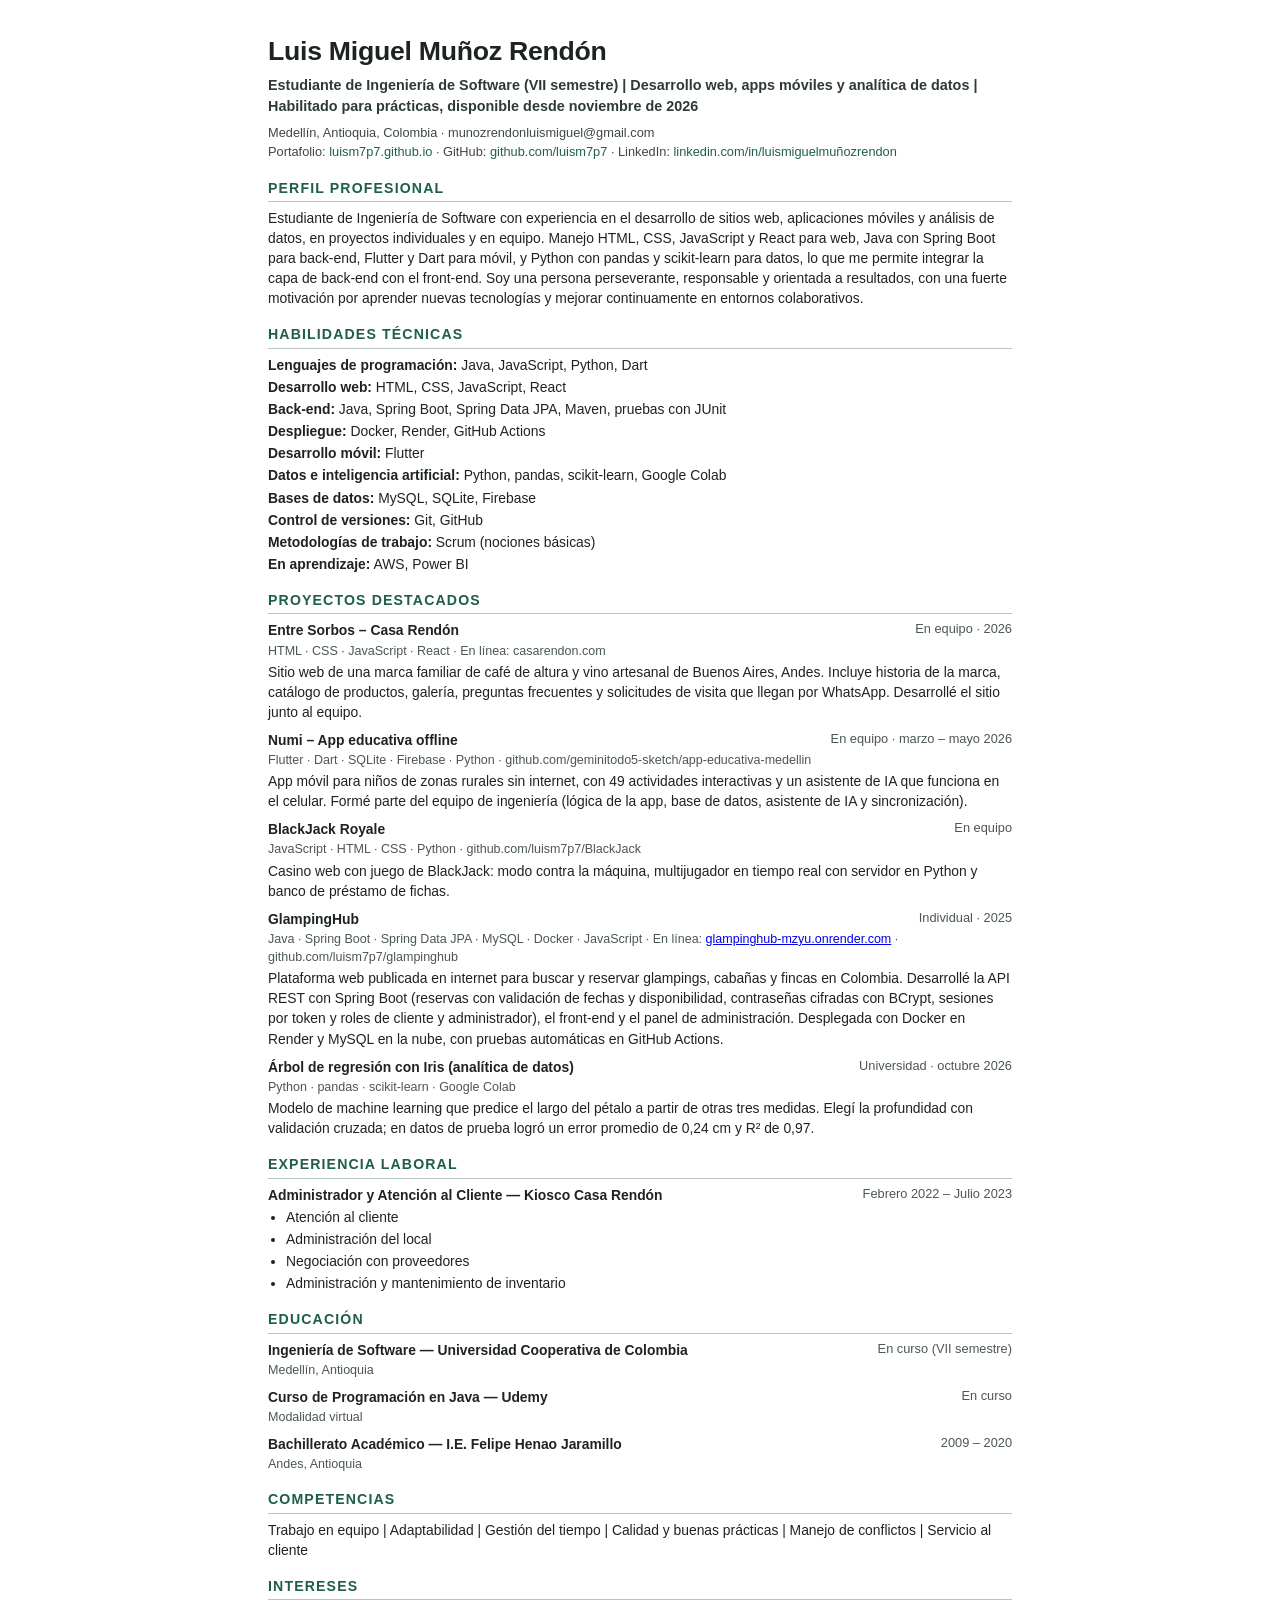
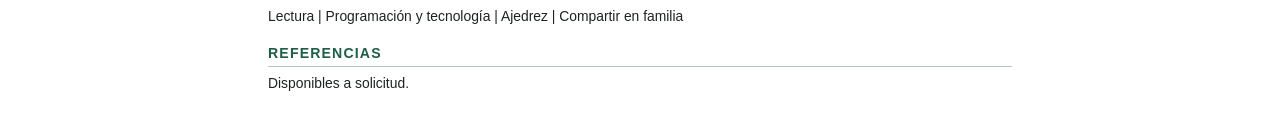
<file: cv/cv.html>
<!doctype html>
<html lang="es">
<head>
<meta charset="utf-8">
<meta name="viewport" content="width=device-width, initial-scale=1">
<title>Hoja de vida · Luis Miguel Muñoz Rendón</title>
<style>
  @page{size:A4;margin:16mm 16mm 16mm 16mm}
  *{box-sizing:border-box}
  html{background:#fff}
  body{margin:0;font-family:Arial,Helvetica,sans-serif;color:#1d2321;font-size:10.4pt;line-height:1.45;background:#fff}
  .page{max-width:800px;margin:0 auto;padding:32px 28px 40px}
  @media print{.page{padding:0;max-width:none}}
  h1{font-size:20pt;margin:0;letter-spacing:-.01em}
  .role{margin:4px 0 8px;font-size:10.8pt;color:#2f3a36;font-weight:bold}
  .contact{margin:0;color:#3d4743;font-size:9.6pt}
  .contact a{color:#1f5f47;text-decoration:none}
  h2{font-size:10.6pt;text-transform:uppercase;letter-spacing:.08em;margin:16px 0 6px;padding-bottom:3px;border-bottom:1px solid #b9c6c0;color:#1f5f47}
  p{margin:0 0 6px}
  ul{margin:2px 0 6px;padding-left:18px}
  li{margin:0 0 2px}
  .item{margin:0 0 8px;break-inside:avoid}
  .item-h{display:flex;justify-content:space-between;gap:12px;flex-wrap:wrap}
  .item-h b{font-size:10.4pt}
  .item-h span{color:#4b5752;font-size:9.6pt}
  .meta{color:#4b5752;font-size:9.4pt;margin:1px 0 2px}
  .skills{margin:0;padding:0;list-style:none}
  .skills li{margin:0 0 2px}
</style>
</head>
<body>
<div class="page">
  <h1>Luis Miguel Muñoz Rendón</h1>
  <p class="role">Estudiante de Ingeniería de Software (VII semestre) | Desarrollo web, apps móviles y analítica de datos | Habilitado para prácticas, disponible desde noviembre de 2026</p>
  <p class="contact">Medellín, Antioquia, Colombia · munozrendonluismiguel@gmail.com<br>
  Portafolio: <a href="https://luism7p7.github.io">luism7p7.github.io</a> · GitHub: <a href="https://github.com/luism7p7">github.com/luism7p7</a> · LinkedIn: <a href="https://www.linkedin.com/in/luismiguelmu%C3%B1ozrendon">linkedin.com/in/luismiguelmuñozrendon</a></p>

  <h2>Perfil profesional</h2>
  <p>Estudiante de Ingeniería de Software con experiencia en el desarrollo de sitios web, aplicaciones móviles y análisis de datos, en proyectos individuales y en equipo. Manejo HTML, CSS, JavaScript y React para web, Java con Spring Boot para back-end, Flutter y Dart para móvil, y Python con pandas y scikit-learn para datos, lo que me permite integrar la capa de back-end con el front-end. Soy una persona perseverante, responsable y orientada a resultados, con una fuerte motivación por aprender nuevas tecnologías y mejorar continuamente en entornos colaborativos.</p>

  <h2>Habilidades técnicas</h2>
  <ul class="skills">
    <li><b>Lenguajes de programación:</b> Java, JavaScript, Python, Dart</li>
    <li><b>Desarrollo web:</b> HTML, CSS, JavaScript, React</li>
    <li><b>Back-end:</b> Java, Spring Boot, Spring Data JPA, Maven, pruebas con JUnit</li>
    <li><b>Despliegue:</b> Docker, Render, GitHub Actions</li>
    <li><b>Desarrollo móvil:</b> Flutter</li>
    <li><b>Datos e inteligencia artificial:</b> Python, pandas, scikit-learn, Google Colab</li>
    <li><b>Bases de datos:</b> MySQL, SQLite, Firebase</li>
    <li><b>Control de versiones:</b> Git, GitHub</li>
    <li><b>Metodologías de trabajo:</b> Scrum (nociones básicas)</li>
    <li><b>En aprendizaje:</b> AWS, Power BI</li>
  </ul>

  <h2>Proyectos destacados</h2>
  <div class="item">
    <div class="item-h"><b>Entre Sorbos – Casa Rendón</b><span>En equipo · 2026</span></div>
    <p class="meta">HTML · CSS · JavaScript · React · En línea: casarendon.com</p>
    <p>Sitio web de una marca familiar de café de altura y vino artesanal de Buenos Aires, Andes. Incluye historia de la marca, catálogo de productos, galería, preguntas frecuentes y solicitudes de visita que llegan por WhatsApp. Desarrollé el sitio junto al equipo.</p>
  </div>
  <div class="item">
    <div class="item-h"><b>Numi – App educativa offline</b><span>En equipo · marzo – mayo 2026</span></div>
    <p class="meta">Flutter · Dart · SQLite · Firebase · Python · github.com/geminitodo5-sketch/app-educativa-medellin</p>
    <p>App móvil para niños de zonas rurales sin internet, con 49 actividades interactivas y un asistente de IA que funciona en el celular. Formé parte del equipo de ingeniería (lógica de la app, base de datos, asistente de IA y sincronización).</p>
  </div>
  <div class="item">
    <div class="item-h"><b>BlackJack Royale</b><span>En equipo</span></div>
    <p class="meta">JavaScript · HTML · CSS · Python · github.com/luism7p7/BlackJack</p>
    <p>Casino web con juego de BlackJack: modo contra la máquina, multijugador en tiempo real con servidor en Python y banco de préstamo de fichas.</p>
  </div>
  <div class="item">
    <div class="item-h"><b>GlampingHub</b><span>Individual · 2025</span></div>
    <p class="meta">Java · Spring Boot · Spring Data JPA · MySQL · Docker · JavaScript · En línea: <a href="https://glampinghub-mzyu.onrender.com">glampinghub-mzyu.onrender.com</a> · github.com/luism7p7/glampinghub</p>
    <p>Plataforma web publicada en internet para buscar y reservar glampings, cabañas y fincas en Colombia. Desarrollé la API REST con Spring Boot (reservas con validación de fechas y disponibilidad, contraseñas cifradas con BCrypt, sesiones por token y roles de cliente y administrador), el front-end y el panel de administración. Desplegada con Docker en Render y MySQL en la nube, con pruebas automáticas en GitHub Actions.</p>
  </div>
  <div class="item">
    <div class="item-h"><b>Árbol de regresión con Iris (analítica de datos)</b><span>Universidad · octubre 2026</span></div>
    <p class="meta">Python · pandas · scikit-learn · Google Colab</p>
    <p>Modelo de machine learning que predice el largo del pétalo a partir de otras tres medidas. Elegí la profundidad con validación cruzada; en datos de prueba logró un error promedio de 0,24 cm y R² de 0,97.</p>
  </div>

  <h2>Experiencia laboral</h2>
  <div class="item">
    <div class="item-h"><b>Administrador y Atención al Cliente — Kiosco Casa Rendón</b><span>Febrero 2022 – Julio 2023</span></div>
    <ul>
      <li>Atención al cliente</li>
      <li>Administración del local</li>
      <li>Negociación con proveedores</li>
      <li>Administración y mantenimiento de inventario</li>
    </ul>
  </div>

  <h2>Educación</h2>
  <div class="item"><div class="item-h"><b>Ingeniería de Software — Universidad Cooperativa de Colombia</b><span>En curso (VII semestre)</span></div><p class="meta">Medellín, Antioquia</p></div>
  <div class="item"><div class="item-h"><b>Curso de Programación en Java — Udemy</b><span>En curso</span></div><p class="meta">Modalidad virtual</p></div>
  <div class="item"><div class="item-h"><b>Bachillerato Académico — I.E. Felipe Henao Jaramillo</b><span>2009 – 2020</span></div><p class="meta">Andes, Antioquia</p></div>

  <h2>Competencias</h2>
  <p>Trabajo en equipo | Adaptabilidad | Gestión del tiempo | Calidad y buenas prácticas | Manejo de conflictos | Servicio al cliente</p>

  <h2>Intereses</h2>
  <p>Lectura | Programación y tecnología | Ajedrez | Compartir en familia</p>

  <h2>Referencias</h2>
  <p>Disponibles a solicitud.</p>
</div>
</body>
</html>
</file>
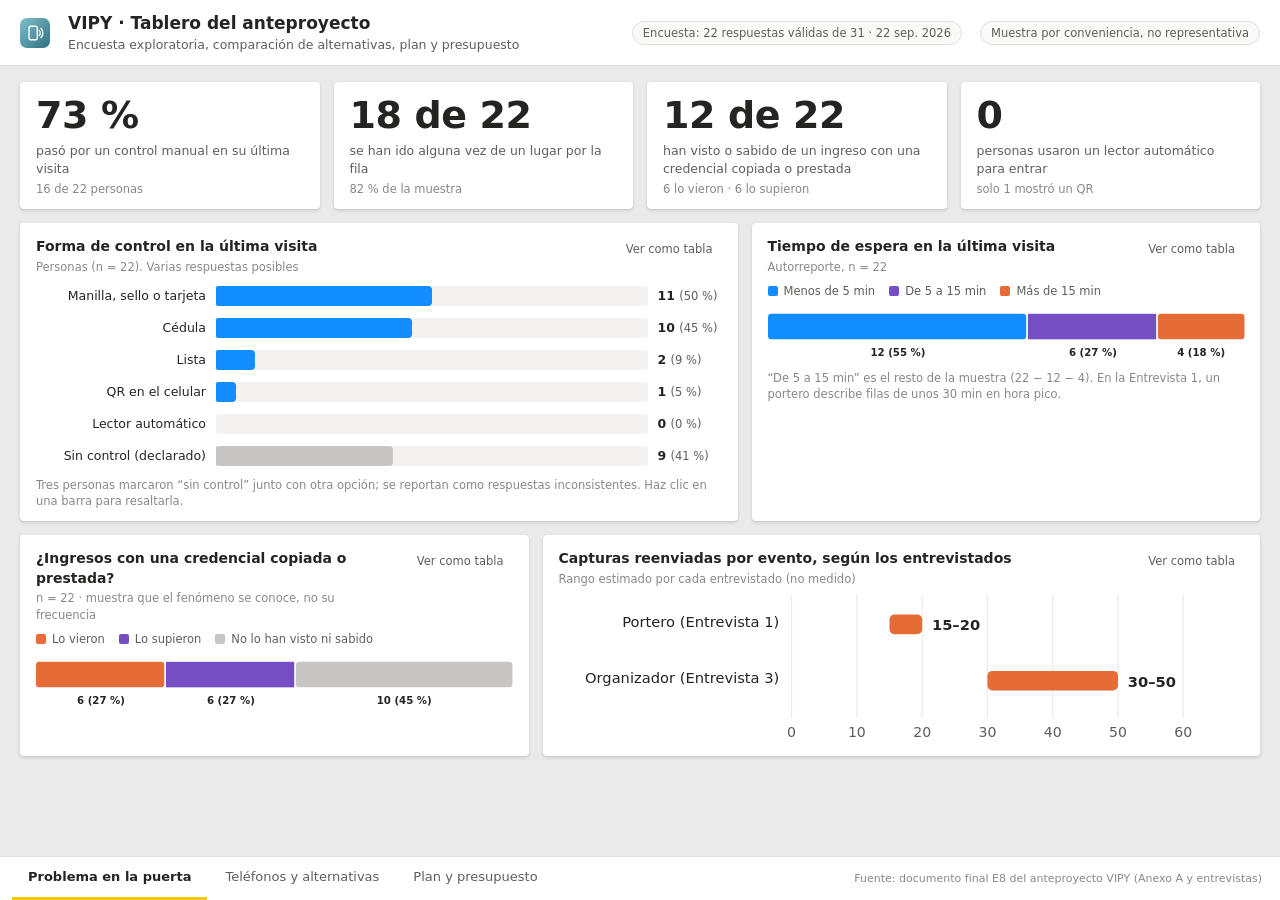
<file: dashboards/vipy.html>
<!DOCTYPE html>
<html lang="es">
<head>
<meta charset="utf-8">
<meta name="viewport" content="width=device-width,initial-scale=1">
<title>VIPY · Tablero del anteproyecto</title>
<style>
:root{
  --canvas:#EAEAEA; --card:#FFFFFF; --ink:#252423; --ink2:#605E5C; --ink3:#8A8886; --line:#E1DFDD; --grid:#EDEBE9;
  --c1:#118DFF; --c2:#E66C37; --c3:#744EC2; --c4:#1AAB40; --soft:#C7E0FF; --muted:#C8C6C4; --bar:#F3F2F1;
}
*{box-sizing:border-box}
html,body{margin:0;background:var(--canvas);color:var(--ink);font:14px/1.4 "Segoe UI","Segoe UI Web",-apple-system,system-ui,Roboto,sans-serif;-webkit-font-smoothing:antialiased}
header{background:#fff;border-bottom:1px solid var(--line);padding:12px 20px;display:flex;flex-wrap:wrap;align-items:center;gap:10px 18px}
header .logo{width:30px;height:30px;border-radius:7px;background:linear-gradient(135deg,#7FC0CC,#2F6F80);display:grid;place-items:center;flex:none}
header .logo svg{width:18px;height:18px;stroke:#fff;fill:none;stroke-width:1.8;stroke-linecap:round}
header h1{margin:0;font-size:17px;font-weight:600}
header p{margin:0;color:var(--ink2);font-size:12.5px}
header .grow{flex:1 1 auto}
.pill{font-size:11.5px;color:var(--ink2);border:1px solid var(--line);border-radius:999px;padding:3px 10px;background:#FAF9F8;white-space:nowrap}
main{padding:16px 20px 90px;max-width:1280px;margin:0 auto}
.page{display:none;gap:14px;grid-template-columns:repeat(12,minmax(0,1fr))}
.page.on{display:grid}
.v{background:var(--card);border-radius:4px;box-shadow:0 1.6px 3.6px rgba(0,0,0,.13),0 .3px .9px rgba(0,0,0,.11);padding:14px 16px 12px;min-width:0;position:relative;grid-column:span 6}
.v.s3{grid-column:span 3}.v.s4{grid-column:span 4}.v.s5{grid-column:span 5}.v.s7{grid-column:span 7}.v.s8{grid-column:span 8}.v.s12{grid-column:span 12}
@media (max-width:900px){.v,.v.s3,.v.s4,.v.s5,.v.s7,.v.s8{grid-column:span 12}.v.s3{grid-column:span 6}}
@media (max-width:520px){.v.s3{grid-column:span 12}main{padding:12px 12px 90px}}
.vt{display:flex;justify-content:space-between;align-items:start;gap:10px;margin-bottom:8px}
.vt h2{margin:0;font-size:14px;font-weight:600;color:var(--ink)}
.vt small{display:block;color:var(--ink3);font-size:11.5px;font-weight:400;margin-top:2px}
.tbtn{all:unset;cursor:pointer;font-size:11.5px;color:var(--ink2);padding:3px 8px;border-radius:3px;border:1px solid transparent;white-space:nowrap}
.tbtn:hover,.tbtn:focus-visible{border-color:var(--line);background:#FAF9F8}
.kpi{display:flex;flex-direction:column;justify-content:center;min-height:118px}
.kpi b{font-size:38px;font-weight:600;line-height:1;letter-spacing:-.01em;font-variant-numeric:tabular-nums}
.kpi span{color:var(--ink2);font-size:12.5px;margin-top:8px}
.kpi i{font-style:normal;color:var(--ink3);font-size:11.5px;margin-top:4px}
svg.ch{width:100%;height:auto;display:block;overflow:visible}
svg.ch text{font-family:inherit;fill:var(--ink2);font-size:11.5px}
svg.ch .lab{fill:var(--ink);font-size:12px}
svg.ch .val{fill:var(--ink);font-size:12px;font-weight:600}
svg.ch .gl{stroke:var(--grid);stroke-width:1}
svg.ch .mk{transition:opacity .2s}
svg.ch .hit{fill:transparent;cursor:pointer}
svg.ch.sel .mk{opacity:.28}
svg.ch.sel .mk.on{opacity:1}
.hb{display:grid;gap:6px;margin:4px 0 2px}
.hb-r{display:grid;grid-template-columns:minmax(90px,var(--lw)) minmax(60px,1fr) auto;gap:10px;align-items:center;cursor:pointer;padding:3px 0;transition:opacity .2s}
.hb-k{text-align:right;font-size:12.5px;color:var(--ink);line-height:1.25}
.hb-t{height:20px;background:#F3F2F1;border-radius:2px;position:relative;overflow:hidden}
.hb-t i{position:absolute;left:0;top:0;bottom:0;border-radius:0 4px 4px 0}
.hb-v{font-size:12.5px;font-weight:600;font-variant-numeric:tabular-nums;white-space:nowrap;min-width:64px}
.hb-v small{font-weight:400;color:var(--ink2);font-size:11.5px}
.hb.sel .hb-r{opacity:.3}.hb.sel .hb-r.on{opacity:1}
@media (max-width:520px){.hb-r{grid-template-columns:minmax(0,1fr) auto}.hb-k{grid-column:1 / -1;text-align:left}.hb-t{grid-column:1}}
table.dt{width:100%;border-collapse:collapse;font-size:12.5px}
table.dt th,table.dt td{text-align:left;padding:6px 8px;border-bottom:1px solid var(--grid)}
table.dt th{font-weight:600;color:var(--ink2);background:#FAF9F8}
table.dt td.n{text-align:right;font-variant-numeric:tabular-nums}
.leg{display:flex;flex-wrap:wrap;gap:6px 14px;font-size:11.5px;color:var(--ink2);margin:2px 0 8px}
.leg span{display:inline-flex;align-items:center;gap:6px}
.leg i{width:10px;height:10px;border-radius:2px;display:inline-block}
.note{font-size:11.5px;color:var(--ink3);margin:8px 0 0}
.mx{width:100%;border-collapse:separate;border-spacing:2px;font-size:12px}
.mx th{font-weight:600;color:var(--ink2);text-align:left;padding:4px 6px;font-size:11.5px}
.mx td{padding:6px 8px;border-radius:3px}
.mx td.alt{color:var(--ink);white-space:nowrap}
.mx td.c{text-align:center;font-weight:600;font-size:11.5px;min-width:74px}
.c-si{background:var(--c1);color:#fff}.c-pa{background:var(--soft);color:#0B4F94}.c-no{background:var(--bar);color:var(--ink3)}
.mx tr.us td.alt{font-weight:700}
.mx tr.us td{outline:2px solid transparent}
.mx tr.us td.c{box-shadow:inset 0 0 0 2px #0B4F94}
.mx tr:hover td.alt{background:#FAF9F8}
.mxw{overflow-x:auto}
#tip{position:fixed;z-index:20;pointer-events:none;background:#fff;color:var(--ink);border-radius:3px;box-shadow:0 6.4px 14.4px rgba(0,0,0,.13),0 1.2px 3.6px rgba(0,0,0,.11);padding:8px 10px;font-size:12px;opacity:0;transition:opacity .12s;max-width:260px}
#tip.on{opacity:1}
#tip b{display:block;font-weight:600;margin-bottom:2px}
#tip span{color:var(--ink2)}
nav.tabs{position:fixed;left:0;right:0;bottom:0;background:#fff;border-top:1px solid var(--line);display:flex;gap:2px;padding:0 12px;overflow-x:auto;z-index:10}
nav.tabs button{all:unset;cursor:pointer;padding:11px 16px;font-size:13px;color:var(--ink2);border-bottom:3px solid transparent;white-space:nowrap}
nav.tabs button[aria-selected="true"]{color:var(--ink);font-weight:600;border-bottom-color:#F2C811}
nav.tabs button:hover{background:#FAF9F8}
nav.tabs .src{margin-left:auto;align-self:center;font-size:11px;color:var(--ink3);padding:0 6px;white-space:nowrap}
.gantt-wrap{overflow-x:auto}
.hide{display:none!important}
:focus-visible{outline:2px solid var(--c1);outline-offset:2px}
</style>
</head>
<body>
<header>
  <div class="logo" aria-hidden="true"><svg viewBox="0 0 24 24"><rect x="4" y="3" width="11" height="18" rx="2"/><path d="M17.5 8.5a5 5 0 0 1 0 7M20 6a8.5 8.5 0 0 1 0 12"/></svg></div>
  <div><h1>VIPY · Tablero del anteproyecto</h1><p>Encuesta exploratoria, comparación de alternativas, plan y presupuesto</p></div>
  <div class="grow"></div>
  <span class="pill">Encuesta: 22 respuestas válidas de 31 · 22 sep. 2026</span>
  <span class="pill">Muestra por conveniencia, no representativa</span>
</header>

<main>
  <!-- PAGE 1 -->
  <section class="page on" id="pg1" aria-label="Problema en la puerta">
    <div class="v s3 kpi"><b>73 %</b><span>pasó por un control manual en su última visita</span><i>16 de 22 personas</i></div>
    <div class="v s3 kpi"><b>18 de 22</b><span>se han ido alguna vez de un lugar por la fila</span><i>82 % de la muestra</i></div>
    <div class="v s3 kpi"><b>12 de 22</b><span>han visto o sabido de un ingreso con una credencial copiada o prestada</span><i>6 lo vieron · 6 lo supieron</i></div>
    <div class="v s3 kpi"><b>0</b><span>personas usaron un lector automático para entrar</span><i>solo 1 mostró un QR</i></div>

    <div class="v s7" data-viz="control"></div>
    <div class="v s5" data-viz="espera"></div>
    <div class="v s5" data-viz="copia"></div>
    <div class="v s7" data-viz="testimonios"></div>
  </section>

  <!-- PAGE 2 -->
  <section class="page" id="pg2" aria-label="Teléfonos y alternativas">
    <div class="v s3 kpi"><b>11 / 11</b><span>usan iPhone / Android</span><i>la mitad queda fuera de HCE en Android</i></div>
    <div class="v s3 kpi"><b>4 de 11</b><span>usuarios de Android confirman que su teléfono tiene NFC</span><i>5 dicen que no · 2 no saben</i></div>
    <div class="v s3 kpi"><b>13</b><span>alternativas comparadas frente a C1, C2 y C3</span><i>ninguna cumple las tres a la vez</i></div>
    <div class="v s3 kpi"><b>17 de 22</b><span>entraron a dos o más lugares</span><i>solo 6 tienen dos o más credenciales</i></div>

    <div class="v s5" data-viz="telefonos"></div>
    <div class="v s7" data-viz="cobertura"></div>
    <div class="v s12" data-viz="matriz"></div>
  </section>

  <!-- PAGE 3 -->
  <section class="page" id="pg3" aria-label="Plan y presupuesto">
    <div class="v s3 kpi"><b>16</b><span>semanas de ejecución con DSRM</span><i>6 fases · 17 actividades · 7 hitos</i></div>
    <div class="v s3 kpi"><b>$2,76 M</b><span>presupuesto valorado (COP 2026)</span><i>COP 2.759.840 + rubros pendientes</i></div>
    <div class="v s3 kpi"><b>320 h</b><span>de dedicación del equipo</span><i>2 personas × 10 h/sem × 16 sem</i></div>
    <div class="v s3 kpi"><b>≥ 15 + 3</b><span>usuarios y personas de puerta en el piloto</span><i>SUS y TAM/UTAUT</i></div>

    <div class="v s12" data-viz="gantt"></div>
    <div class="v s7" data-viz="presupuesto"></div>
    <div class="v s5" data-viz="pasajes"></div>
  </section>
</main>

<nav class="tabs" role="tablist" aria-label="Páginas del tablero">
  <button role="tab" aria-selected="true" data-pg="pg1">Problema en la puerta</button>
  <button role="tab" aria-selected="false" data-pg="pg2">Teléfonos y alternativas</button>
  <button role="tab" aria-selected="false" data-pg="pg3">Plan y presupuesto</button>
  <span class="src">Fuente: documento final E8 del anteproyecto VIPY (Anexo A y entrevistas)</span>
</nav>
<div id="tip" role="tooltip"></div>

<script>
(function(){
"use strict";
var C1="#118DFF",C2="#E66C37",C3="#744EC2",C4="#1AAB40",MUTED="#C8C6C4";
var NS="http://www.w3.org/2000/svg";
var tip=document.getElementById("tip");
function fmt(n){ return n.toLocaleString("es-CO"); }
function cop(n){ return "$"+n.toLocaleString("es-CO"); }
function showTip(e,t,s){ tip.innerHTML="<b>"+t+"</b><span>"+s+"</span>"; tip.classList.add("on"); moveTip(e); }
function moveTip(e){ var x=e.clientX+14,y=e.clientY+14,w=tip.offsetWidth,h=tip.offsetHeight; if(x+w>innerWidth-8)x=e.clientX-w-14; if(y+h>innerHeight-8)y=e.clientY-h-14; tip.style.left=x+"px"; tip.style.top=y+"px"; }
function hideTip(){ tip.classList.remove("on"); }
function el(n,a,p){ var e=document.createElementNS(NS,n); for(var k in a) e.setAttribute(k,a[k]); if(p) p.appendChild(e); return e; }
function txt(p,x,y,s,cls,anchor){ var t=el("text",{x:x,y:y,"class":cls||"","text-anchor":anchor||"start"},p); t.textContent=s; return t; }
function rr(x,y,w,h,r,round){ /* bar with rounded data-end on the right (horizontal) */
  r=Math.min(r,w/2,h/2); if(w<=0) return "";
  return round==="top" ? "M"+x+","+(y+h)+"V"+(y+r)+"Q"+x+","+y+" "+(x+r)+","+y+"H"+(x+w-r)+"Q"+(x+w)+","+y+" "+(x+w)+","+(y+r)+"V"+(y+h)+"Z"
    : "M"+x+","+y+"H"+(x+w-r)+"Q"+(x+w)+","+y+" "+(x+w)+","+(y+r)+"V"+(y+h-r)+"Q"+(x+w)+","+(y+h)+" "+(x+w-r)+","+(y+h)+"H"+x+"Z";
}

/* visual shell: title, table toggle */
function shell(box,title,sub,rows,cols){
  box.innerHTML='<div class="vt"><div><h2>'+title+'</h2>'+(sub?'<small>'+sub+'</small>':'')+'</div>'+(rows?'<button type="button" class="tbtn" aria-pressed="false">Ver como tabla</button>':'')+'</div><div class="body"></div>'+(rows?'<div class="tbl hide"></div>':'');
  var body=box.querySelector(".body");
  if(rows){
    var tb=box.querySelector(".tbl"), bt=box.querySelector(".tbtn");
    tb.innerHTML='<table class="dt"><thead><tr>'+cols.map(function(c,i){return '<th'+(i?' style="text-align:right"':'')+'>'+c+'</th>';}).join('')+'</tr></thead><tbody>'+rows.map(function(r){return '<tr>'+r.map(function(c,i){return '<td'+(i?' class="n"':'')+'>'+c+'</td>';}).join('')+'</tr>';}).join('')+'</tbody></table>';
    bt.addEventListener("click",function(){ var on=tb.classList.toggle("hide"); body.classList.toggle("hide",!on); bt.setAttribute("aria-pressed",String(!on)); bt.textContent=on?"Ver como tabla":"Ver gráfico"; });
  }
  return body;
}

/* horizontal bars, one series (HTML so text keeps one size); click to highlight */
function hbars(body,data,opt){
  opt=opt||{}; var max=opt.max||Math.max.apply(null,data.map(function(d){return d.v;}));
  var wrap=document.createElement("div"); wrap.className="hb"; wrap.setAttribute("role","img"); wrap.setAttribute("aria-label",opt.aria||"");
  wrap.style.setProperty("--lw",(opt.lw||150)+"px");
  data.forEach(function(d){
    var r=document.createElement("div"); r.className="hb-r mk";
    var pct=d.v?Math.max(1.2,d.v/max*100):0;
    r.innerHTML='<span class="hb-k">'+d.k+'</span><span class="hb-t"><i style="width:'+pct+'%;background:'+(d.c||opt.color||C1)+'"></i></span><span class="hb-v">'+(opt.fmt||String)(d.v)+(d.s?' <small>('+d.s+')</small>':'')+'</span>';
    r.addEventListener("mousemove",function(e){ showTip(e,d.k,d.tip||((opt.fmt||String)(d.v)+(opt.unit||""))); });
    r.addEventListener("mouseleave",hideTip);
    r.addEventListener("click",function(){ var on=r.classList.contains("on"); wrap.querySelectorAll(".mk").forEach(function(m){m.classList.remove("on");}); wrap.classList.toggle("sel",!on); if(!on) r.classList.add("on"); });
    wrap.appendChild(r);
  });
  body.appendChild(wrap); return wrap;
}

/* 100% stacked bar with legend */
function stack(body,parts,opt){
  var W=560,H=64,x=0,tot=parts.reduce(function(a,p){return a+p.v;},0);
  var leg=document.createElement("div"); leg.className="leg"; leg.innerHTML=parts.map(function(p){return '<span><i style="background:'+p.c+'"></i>'+p.k+'</span>';}).join(''); body.appendChild(leg);
  var svg=el("svg",{"class":"ch",viewBox:"0 0 "+W+" "+H,role:"img","aria-label":opt&&opt.aria||""},body);
  parts.forEach(function(p,i){
    var w=W*p.v/tot, g=el("g",{"class":"mk"},svg), gap=i<parts.length-1?2:0;
    var r=el("rect",{x:x,y:8,width:Math.max(0,w-gap),height:30,fill:p.c,rx:(i===0||i===parts.length-1)?4:0},g);
    if(w>40) txt(g,x+w/2,58,p.v+" ("+Math.round(p.v/tot*100)+" %)","val","middle");
    var hit=el("rect",{"class":"hit",x:x,y:0,width:w,height:H},g);
    hit.addEventListener("mousemove",function(e){ showTip(e,p.k,p.v+" de "+tot+" personas · "+Math.round(p.v/tot*100)+" %"); });
    hit.addEventListener("mouseleave",hideTip);
    x+=w;
  });
}

var V={
  control:function(b){
    var d=[{k:"Manilla, sello o tarjeta",v:11},{k:"Cédula",v:10},{k:"Lista",v:2},{k:"QR en el celular",v:1},{k:"Lector automático",v:0},{k:"Sin control (declarado)",v:9,c:MUTED}];
    var body=shell(b,"Forma de control en la última visita","Personas (n = 22). Varias respuestas posibles",d.map(function(x){return [x.k,x.v,Math.round(x.v/22*100)+" %"];}),["Forma de control","Personas","% de 22"]);
    d.forEach(function(x){ x.s=Math.round(x.v/22*100)+" %"; x.tip=x.v+" de 22 personas"; });
    hbars(body,d,{lw:170,max:22,aria:"Barras: manilla 11, cédula 10, lista 2, QR 1, lector 0, sin control 9"});
    body.insertAdjacentHTML("beforeend",'<p class="note">Tres personas marcaron “sin control” junto con otra opción; se reportan como respuestas inconsistentes. Haz clic en una barra para resaltarla.</p>');
  },
  espera:function(b){
    var p=[{k:"Menos de 5 min",v:12,c:C1},{k:"De 5 a 15 min",v:6,c:C3},{k:"Más de 15 min",v:4,c:C2}];
    var body=shell(b,"Tiempo de espera en la última visita","Autorreporte, n = 22",p.map(function(x){return [x.k,x.v];}),["Espera","Personas"]);
    stack(body,p,{aria:"12 esperaron menos de 5 minutos, 6 entre 5 y 15, 4 más de 15"});
    body.insertAdjacentHTML("beforeend",'<p class="note">“De 5 a 15 min” es el resto de la muestra (22 − 12 − 4). En la Entrevista 1, un portero describe filas de unos 30 min en hora pico.</p>');
  },
  copia:function(b){
    var p=[{k:"Lo vieron",v:6,c:C2},{k:"Lo supieron",v:6,c:C3},{k:"No lo han visto ni sabido",v:10,c:MUTED}];
    var body=shell(b,"¿Ingresos con una credencial copiada o prestada?","n = 22 · muestra que el fenómeno se conoce, no su frecuencia",p.map(function(x){return [x.k,x.v];}),["Respuesta","Personas"]);
    stack(body,p,{aria:"6 lo vieron, 6 lo supieron, 10 no"});
  },
  testimonios:function(b){
    var d=[{k:"Portero (Entrevista 1)",v:20,lo:15,s:"15–20",tip:"Entre 15 y 20 capturas de QR reenviadas por evento grande"},{k:"Organizador (Entrevista 3)",v:50,lo:30,s:"30–50",tip:"Entre 30 y 50 capturas ya escaneadas por evento de 2.000 personas"}];
    var body=shell(b,"Capturas reenviadas por evento, según los entrevistados","Rango estimado por cada entrevistado (no medido)",d.map(function(x){return [x.k,x.lo,x.v];}),["Fuente","Mínimo","Máximo"]);
    var W=560,lw=190,rowH=46,H=d.length*rowH+30,pw=W-lw-50,max=60;
    var svg=el("svg",{"class":"ch",viewBox:"0 0 "+W+" "+H,role:"img","aria-label":"Rangos: portero 15 a 20, organizador 30 a 50 capturas por evento"},body);
    [0,10,20,30,40,50,60].forEach(function(t){ var x=lw+pw*t/max; el("line",{x1:x,x2:x,y1:0,y2:H-22,"class":"gl"},svg); txt(svg,x,H-6,t,"","middle"); });
    d.forEach(function(x,i){
      var y=i*rowH+10, g=el("g",{"class":"mk"},svg), a=lw+pw*x.lo/max, z=lw+pw*x.v/max;
      txt(g,lw-10,y+16,x.k,"lab","end");
      el("rect",{x:a,y:y+6,width:z-a,height:16,rx:4,fill:C2},g);
      txt(g,z+8,y+19,x.s,"val");
      var hit=el("rect",{"class":"hit",x:0,y:y,width:W,height:rowH},g);
      hit.addEventListener("mousemove",function(e){ showTip(e,x.k,x.tip); }); hit.addEventListener("mouseleave",hideTip);
    });
  },
  telefonos:function(b){
    var p=[{k:"iPhone",v:11,c:MUTED},{k:"Android con NFC",v:4,c:C1},{k:"Android sin NFC",v:5,c:C3},{k:"Android, no sabe",v:2,c:C2}];
    var body=shell(b,"Teléfonos de la muestra","n = 22 · NFC autorreportado",p.map(function(x){return [x.k,x.v];}),["Teléfono","Personas"]);
    stack(body,p,{aria:"11 iPhone, 4 Android con NFC, 5 sin NFC, 2 no saben"});
    body.insertAdjacentHTML("beforeend",'<p class="note">Por esto el prototipo combina NFC (HCE en Android) con un QR firmado de desafío y respuesta que funciona con cualquier cámara.</p>');
  },
  cobertura:function(b){
    var d=[{k:"Cualquier teléfono con cámara (QR firmado)",v:22,tip:"22 de 22: el QR bidireccional no depende de NFC"},{k:"Android (prototipo, NFC o QR)",v:11,tip:"11 de 22: el prototipo no da soporte a iOS en esta etapa"},{k:"Android con NFC confirmado (HCE)",v:4,tip:"4 de 22: único grupo que hoy puede usar HCE"}];
    var body=shell(b,"Quién podría presentar la credencial, por canal","Personas de la muestra (n = 22) que cumplen el requisito de cada vía",d.map(function(x){return [x.k,x.v,Math.round(x.v/22*100)+" %"];}),["Vía","Personas","% de 22"]);
    d.forEach(function(x){x.s=Math.round(x.v/22*100)+" %";});
    hbars(body,d,{lw:250,max:22,aria:"QR firmado 22, Android 11, Android con NFC 4"});
    body.insertAdjacentHTML("beforeend",'<p class="note">La cobertura (condición C4) se mide y se reporta; no se usa para descartar alternativas.</p>');
  },
  matriz:function(b){
    var S="si",P="pa",N="no";
    var rows=[
      ["Verificación manual",S,N,P],["Tarjeta o manilla contactless",N,P,N],["Lector con controlador",N,P,N],["Acceso móvil comercial con lector",N,S,P],
      ["Check-in por QR desde el teléfono",S,N,N],["Boleta con QR dinámico de un organizador",N,P,N],["Manilla con chip y lectores",N,P,N],
      ["Prototipos NFC con receptores",N,P,N],["App Android con HCE y lector externo",N,S,N],["QR con validez limitada y cámara",N,N,N],
      ["QR dinámico y Bluetooth del fabricante",N,P,N],["Credencial móvil readerless",P,S,S],["Tarjeta Cívica desde el celular",N,N,P]];
    var L={si:"Sí",pa:"Parcial",no:"No"};
    var body=shell(b,"Comparación de 13 alternativas frente a la brecha","C1 sin hardware en la puerta · C2 autentica al titular · C3 credencial persistente y multisitio",rows.map(function(r){return [r[0],L[r[1]],L[r[2]],L[r[3]]];}),["Alternativa","C1","C2","C3"]);
    var html='<div class="leg"><span><i style="background:'+C1+'"></i>Sí</span><span><i style="background:#C7E0FF"></i>Parcial, depende o según el esquema</span><span><i style="background:#F3F2F1;border:1px solid #E1DFDD"></i>No, no reportado o no demostrado</span></div><div class="mxw"><table class="mx"><thead><tr><th>Alternativa</th><th>C1</th><th>C2</th><th>C3</th><th style="text-align:right">Cumple</th></tr></thead><tbody>';
    rows.forEach(function(r){ var n=r.slice(1).filter(function(x){return x===S;}).length; html+='<tr><td class="alt">'+r[0]+'</td>'+r.slice(1).map(function(x){return '<td class="c c-'+x+'">'+L[x]+'</td>';}).join('')+'<td style="text-align:right;color:#605E5C">'+n+' de 3</td></tr>'; });
    html+='<tr class="us"><td class="alt">VIPY (lo que propone el prototipo)</td><td class="c c-si">Meta</td><td class="c c-si">Meta</td><td class="c c-si">Meta</td><td style="text-align:right;color:#605E5C">por evaluar</td></tr></tbody></table></div>';
    html+='<p class="note">Codificación a partir de la Tabla III del documento final, basada en documentación pública y entrevistas; ninguna alternativa fue probada en funcionamiento. “Parcial” agrupa respuestas como “depende del esquema”, “variable” o “solo dentro del proveedor”.</p>';
    body.innerHTML=html;
  },
  gantt:function(b){
    var F=[{k:"F1 · Caracterización y requisitos",a:1,z:3,h:[["H1",3,"Requisitos aprobados"]],c:C1},{k:"F2 · Arquitectura y protocolo",a:3,z:5,h:[["H2",5,"Protocolo aprobado"]],c:C1},
      {k:"F3 · Implementación iterativa",a:5,z:11,h:[["H3",6,"Canal NFC entre dos teléfonos"],["H4",11,"Versión evaluada"]],c:C3},{k:"F4 · Evaluación técnica y de seguridad",a:10,z:13,h:[["H5",13,"Evaluación técnica cerrada"]],c:C2},
      {k:"F5 · Piloto de validación",a:12,z:15,h:[["H6",15,"Piloto cerrado"]],c:C2},{k:"F6 · Análisis y comunicación",a:15,z:16,h:[["H7",16,"Informe final y demostración"]],c:C4}];
    var body=shell(b,"Cronograma de 16 semanas (DSRM, ciclos de dos semanas)","Fases y hitos; el hito se marca en la semana en que se cumple",F.map(function(f){return [f.k,"S"+f.a+"–S"+f.z,f.h.map(function(h){return h[0]+" (S"+h[1]+")";}).join(", ")];}),["Fase","Semanas","Hitos"]);
    var wrap=document.createElement("div"); wrap.className="gantt-wrap"; body.appendChild(wrap);
    var W=1040,lw=260,rowH=40,top=26,H=top+F.length*rowH+6,cw=(W-lw-10)/16;
    var svg=el("svg",{"class":"ch",viewBox:"0 0 "+W+" "+H,role:"img","aria-label":"Diagrama de Gantt de seis fases en 16 semanas",style:"min-width:760px"},wrap);
    for(var s=1;s<=16;s++){ var x=lw+(s-1)*cw; el("line",{x1:x,x2:x,y1:top-6,y2:H,"class":"gl"},svg); txt(svg,x+cw/2,14,"S"+s,"","middle"); }
    F.forEach(function(f,i){
      var y=top+i*rowH, g=el("g",{"class":"mk"},svg), x=lw+(f.a-1)*cw, w=(f.z-f.a+1)*cw-2;
      txt(g,lw-12,y+rowH/2+4,f.k,"lab","end");
      el("rect",{x:x+1,y:y+10,width:w,height:rowH-20,rx:4,fill:f.c},g);
      f.h.forEach(function(h){ var hx=lw+(h[1]-1)*cw+cw/2, d=el("path",{d:"M"+hx+","+(y+8)+"l7,7l-7,7l-7,-7z",fill:"#fff",stroke:"#252423","stroke-width":1.6},g);
        var ht=el("rect",{"class":"hit",x:hx-12,y:y,width:24,height:rowH},g);
        ht.addEventListener("mousemove",function(e){ showTip(e,h[0]+" · semana "+h[1],h[2]); }); ht.addEventListener("mouseleave",hideTip); });
      var hit=el("rect",{"class":"hit",x:0,y:y,width:lw,height:rowH},g);
      hit.addEventListener("mousemove",function(e){ showTip(e,f.k,"Semanas "+f.a+" a "+f.z); }); hit.addEventListener("mouseleave",hideTip);
    });
    body.insertAdjacentHTML("beforeend",'<p class="note">Rombo = hito. Las fases encadenadas se traslapan una semana como máximo; el calendario no tiene holgura.</p>');
  },
  presupuesto:function(b){
    var d=[{k:"Personal (320 h del equipo)",v:2668160,tip:"320 h × $8.338/h · equipo, en especie"},{k:"Salidas de campo (24 pasajes)",v:91680,c:C2,tip:"24 viajes × $3.820 · equipo, en efectivo"},{k:"Software y nube (plan gratuito)",v:0,tip:"Android Studio, Kotlin, GitHub, Google Forms, Firebase Spark"}];
    var body=shell(b,"Presupuesto valorado por rubro (COP 2026)","Solo valores con soporte verificable",d.map(function(x){return [x.k,cop(x.v)];}).concat([["Pendientes de cotizar","Teléfonos, portátiles, asesoría, impresiones, norma ISO"]]),["Rubro","Valor"]);
    hbars(body,d,{lw:210,fmt:cop,aria:"Personal 2.668.160, salidas de campo 91.680, software 0"});
    body.insertAdjacentHTML("beforeend",'<p class="note">Total valorado: <b>'+cop(2759840)+'</b>. Hora calculada con el salario mínimo de 2026 (COP 1.750.905) entre 210 h al mes. Quedan pendientes los equipos, la asesoría, las impresiones y la norma ISO/IEC 7816-4.</p>');
  },
  pasajes:function(b){
    var d=[{k:"Entrevistas (A3)",v:12,tip:"12 pasajes · "+cop(45840)},{k:"Piloto (A14–A15)",v:8,tip:"8 pasajes · "+cop(30560)},{k:"Visitas al aliado (A5)",v:4,tip:"4 pasajes · "+cop(15280)}];
    var body=shell(b,"Pasajes de Metro por actividad","24 viajes, perfil frecuente, $3.820 c/u",d.map(function(x){return [x.k,x.v,cop(x.v*3820)];}),["Actividad","Pasajes","Valor"]);
    d.forEach(function(x){x.s=cop(x.v*3820);});
    hbars(body,d,{lw:160,color:C2,aria:"Entrevistas 12, piloto 8, visitas 4"});
  }
};
document.querySelectorAll("[data-viz]").forEach(function(b){ V[b.getAttribute("data-viz")](b); });
document.addEventListener("scroll",hideTip,true);

var tabs=document.querySelectorAll("nav.tabs button");
tabs.forEach(function(t){ t.addEventListener("click",function(){
  tabs.forEach(function(x){ x.setAttribute("aria-selected",String(x===t)); });
  document.querySelectorAll(".page").forEach(function(p){ p.classList.toggle("on",p.id===t.getAttribute("data-pg")); });
  window.scrollTo(0,0); hideTip();
}); });
})();
</script>
</body>
</html>
</file>
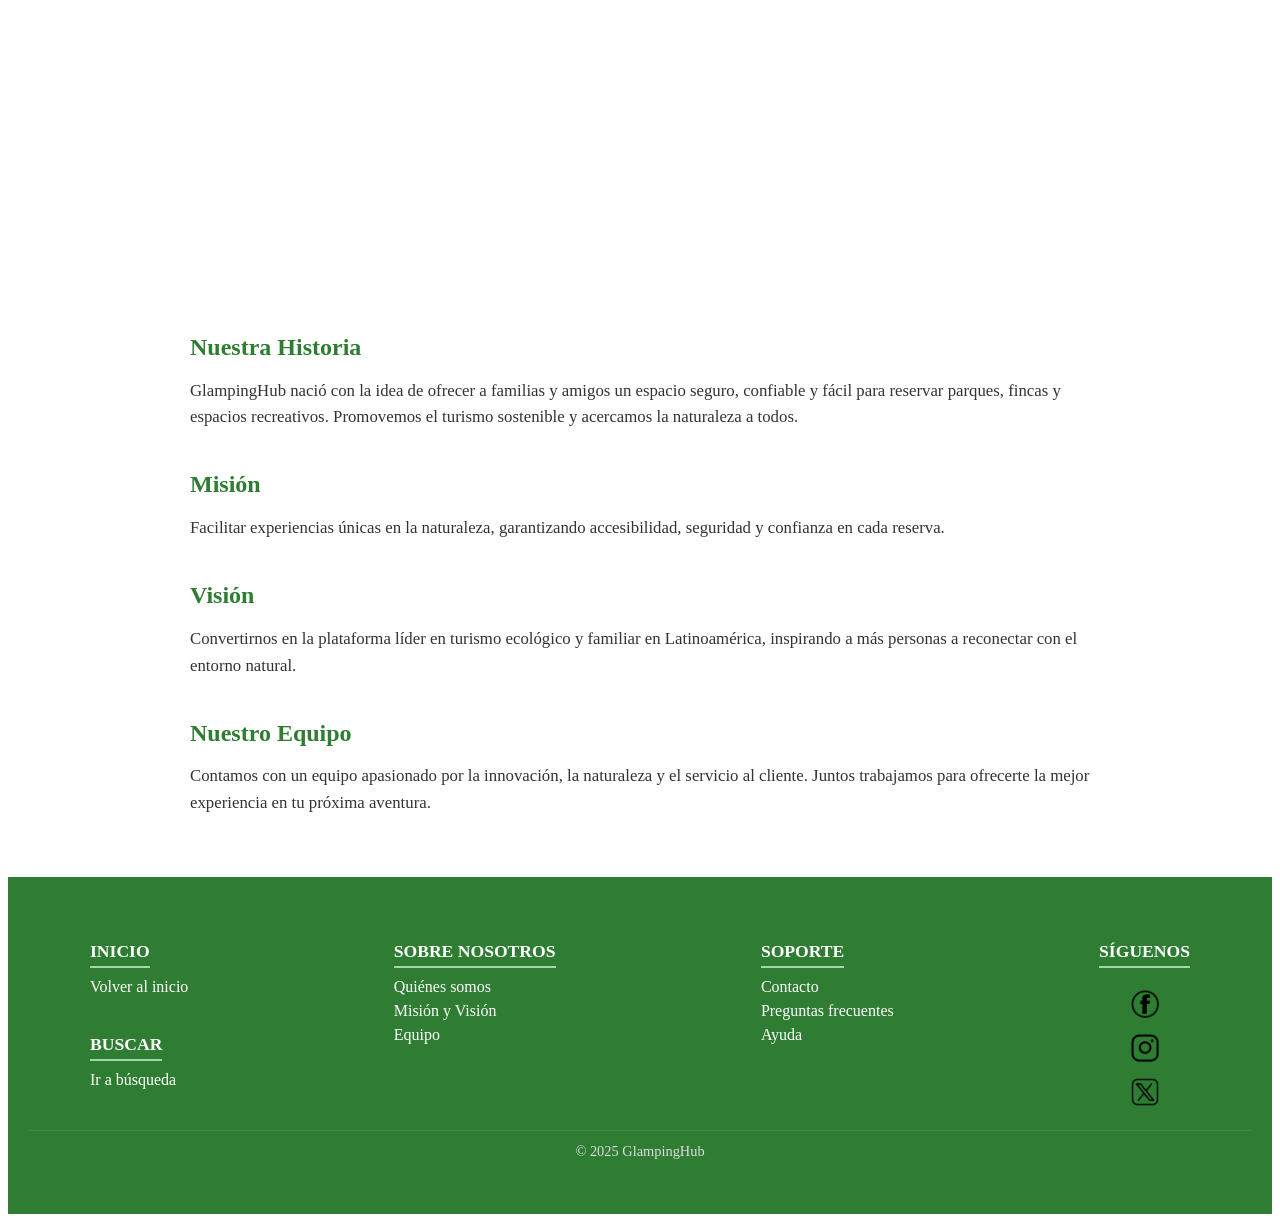
<file: demos/glampinghub/HTML/sobreNosotros.html>
<!DOCTYPE html>
<html lang="es">
<head>
  <meta charset="UTF-8">
  <meta name="viewport" content="width=device-width, initial-scale=1.0">
  <title>Sobre Nosotros - GlampingHub</title>
  <link rel="stylesheet" href="../ESTILOS/styles3.css">
</head>
<body>
  <header class="sobre-header">
    <h1>Sobre Nosotros</h1>
    <p>Conectamos personas con experiencias únicas en la naturaleza.</p>
  </header>

  <main class="sobre-main">
    <section class="sobre-section" id="historia">
      <h2>Nuestra Historia</h2>
      <p>
        GlampingHub nació con la idea de ofrecer a familias y amigos un espacio seguro,
        confiable y fácil para reservar parques, fincas y espacios recreativos.
        Promovemos el turismo sostenible y acercamos la naturaleza a todos.
      </p>
    </section>

    <section class="sobre-section" id="mision">
      <h2>Misión</h2>
      <p>
        Facilitar experiencias únicas en la naturaleza, garantizando accesibilidad,
        seguridad y confianza en cada reserva.
      </p>
    </section>

    <section class="sobre-section" id="vision">
      <h2>Visión</h2>
      <p>
        Convertirnos en la plataforma líder en turismo ecológico y familiar en
        Latinoamérica, inspirando a más personas a reconectar con el entorno natural.
      </p>
    </section>

    <section class="sobre-section" id="equipo">
      <h2>Nuestro Equipo</h2>
      <p>
        Contamos con un equipo apasionado por la innovación, la naturaleza y el
        servicio al cliente. Juntos trabajamos para ofrecerte la mejor experiencia en
        tu próxima aventura.
      </p>
    </section>
  </main>

  <footer class="footer">
    <div class="footer-container">

      <div class="footer-section">
        <h4>Inicio</h4>
        <ul>
          <li><a href="../index.html">Volver al inicio</a></li>
        </ul>
        <h4>Buscar</h4>
        <ul>
          <li><a href="../index.html#buscar">Ir a búsqueda</a></li>
        </ul>
      </div>

      <div class="footer-section">
        <h4>Sobre Nosotros</h4>
        <ul>
          <li><a href="sobreNosotros.html">Quiénes somos</a></li>
          <li><a href="sobreNosotros.html">Misión y Visión</a></li>
          <li><a href="sobreNosotros.html">Equipo</a></li>
        </ul>
      </div>

      <div class="footer-section">
        <h4>Soporte</h4>
        <ul>
          <li><a href="soporte.html">Contacto</a></li>
          <li><a href="soporte.html">Preguntas frecuentes</a></li>
          <li><a href="soporte.html">Ayuda</a></li>
        </ul>
      </div>

      <div class="footer-section">
        <h4>Síguenos</h4>
        <div class="social-icons">
          <a href="#"><img src="../IMAGENES/fb_icon-icons.com_65434.png" alt="Facebook" class="social-icon"></a>
          <a href="#"><img src="../IMAGENES/instagram_f_icon-icons.com_65485.png" alt="Instagram" class="social-icon"></a>
          <a href="#"><img src="../IMAGENES/twitter_x_logo_icon_258955.png" alt="Twitter" class="social-icon"></a>
        </div>
      </div>

    </div>
    <p class="footer-copy">&copy; 2025 GlampingHub</p>
  </footer>
</body>
</html>
</file>
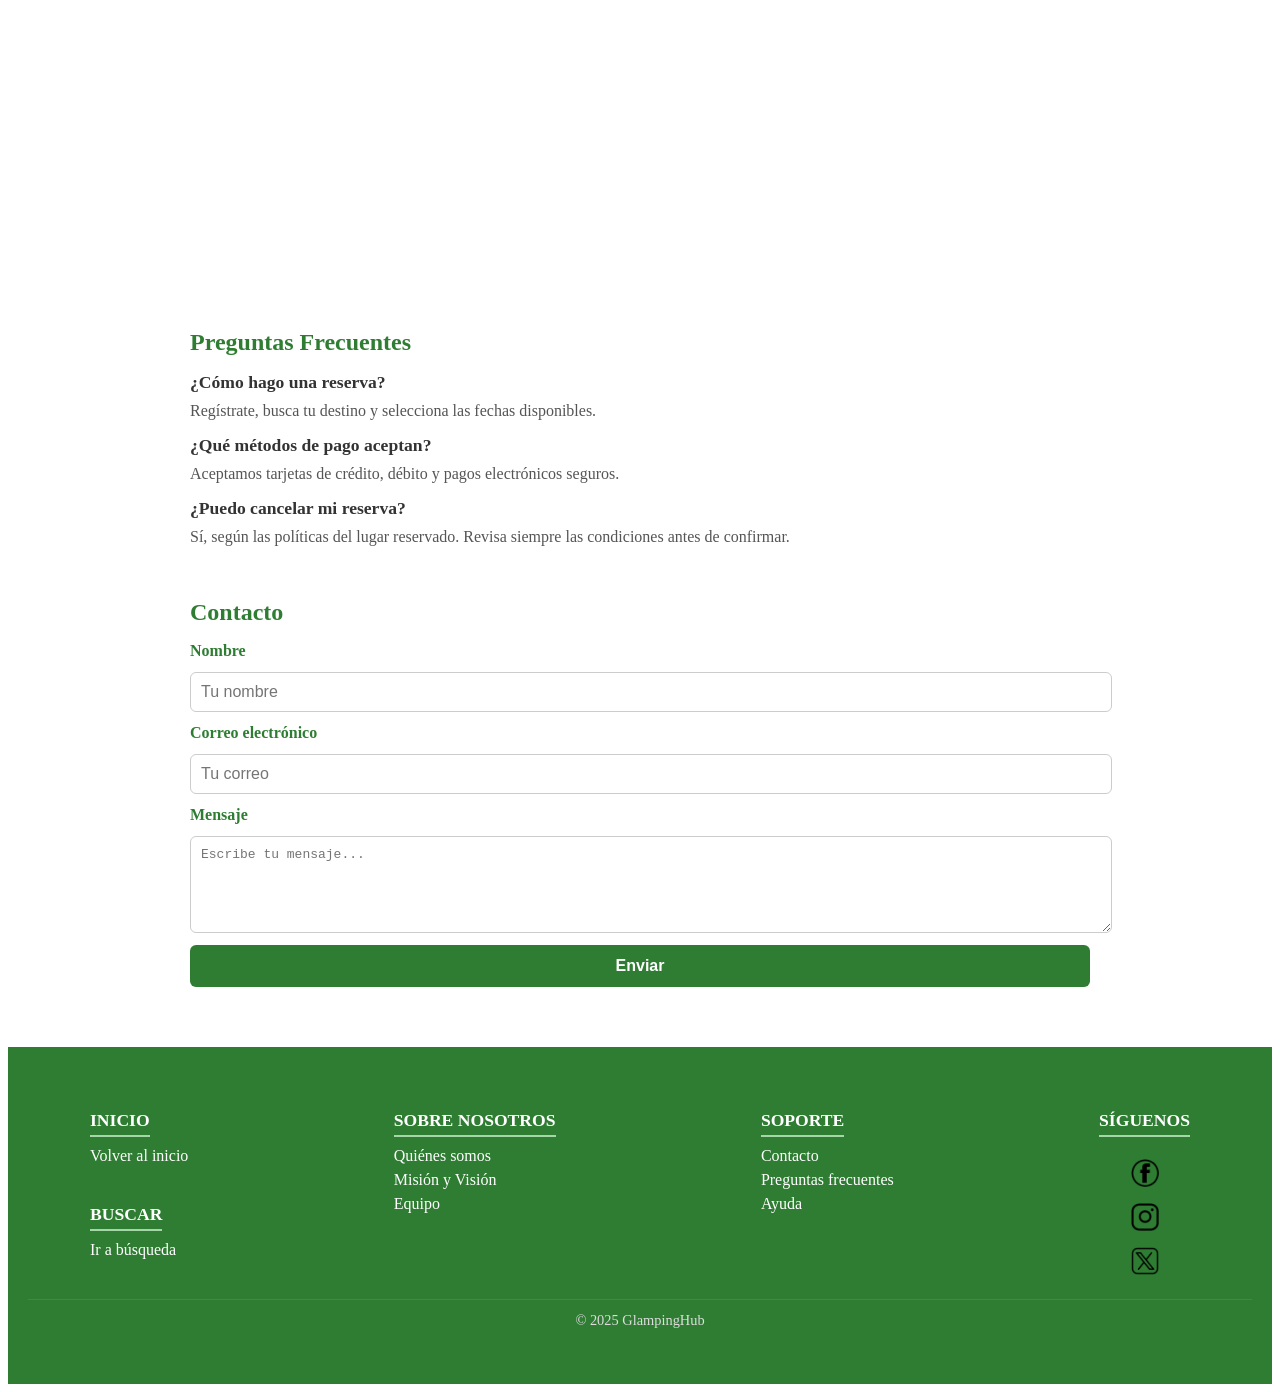
<file: demos/glampinghub/HTML/soporte.html>
<!DOCTYPE html>
<html lang="es">
<head>
  <meta charset="UTF-8">
  <meta name="viewport" content="width=device-width, initial-scale=1.0">
  <title>Soporte - GlampingHub</title>
  <link rel="stylesheet" href="../ESTILOS/styles3.css">
</head>
<body>
  <header class="soporte-header">
    <h1>Centro de Soporte</h1>
    <p>Encuentra respuestas rápidas y contáctanos si necesitas más ayuda.</p>
  </header>

  <main class="soporte-main">
    <section class="soporte-section" id="faq">
      <h2>Preguntas Frecuentes</h2>
      <div class="faq">
        <h3>¿Cómo hago una reserva?</h3>
        <p>Regístrate, busca tu destino y selecciona las fechas disponibles.</p>

        <h3>¿Qué métodos de pago aceptan?</h3>
        <p>Aceptamos tarjetas de crédito, débito y pagos electrónicos seguros.</p>

        <h3>¿Puedo cancelar mi reserva?</h3>
        <p>Sí, según las políticas del lugar reservado. Revisa siempre las condiciones antes de confirmar.</p>
      </div>
    </section>

    <section class="soporte-section" id="contacto">
      <h2>Contacto</h2>
      <form class="contact-form">
        <label for="nombre">Nombre</label>
        <input type="text" id="nombre" name="nombre" placeholder="Tu nombre">

        <label for="correo">Correo electrónico</label>
        <input type="email" id="correo" name="correo" placeholder="Tu correo">

        <label for="mensaje">Mensaje</label>
        <textarea id="mensaje" name="mensaje" rows="5" placeholder="Escribe tu mensaje..."></textarea>

        <button type="submit">Enviar</button>
      </form>
    </section>
  </main>
  <footer class="footer">
      <div class="footer-container">

        <div class="footer-section">
          <h4>Inicio</h4>
          <ul>
            <li><a href="../index.html">Volver al inicio</a></li>
          </ul>
          <h4>Buscar</h4>
          <ul>
            <li><a href="../index.html#buscar">Ir a búsqueda</a></li>
          </ul>
        </div>

        <div class="footer-section">
          <h4>Sobre Nosotros</h4>
          <ul>
            <li><a href="sobreNosotros.html">Quiénes somos</a></li>
            <li><a href="sobreNosotros.html">Misión y Visión</a></li>
            <li><a href="sobreNosotros.html">Equipo</a></li>
          </ul>
        </div>

        <div class="footer-section">
          <h4>Soporte</h4>
          <ul>
            <li><a href="soporte.html">Contacto</a></li>
            <li><a href="soporte.html">Preguntas frecuentes</a></li>
            <li><a href="soporte.html">Ayuda</a></li>
          </ul>
        </div>

        <div class="footer-section">
          <h4>Síguenos</h4>
          <div class="social-icons">
            <a href="#"><img src="../IMAGENES/fb_icon-icons.com_65434.png" alt="Facebook" class="social-icon"></a>
            <a href="#"><img src="../IMAGENES/instagram_f_icon-icons.com_65485.png" alt="Instagram" class="social-icon"></a>
            <a href="#"><img src="../IMAGENES/twitter_x_logo_icon_258955.png" alt="Twitter" class="social-icon"></a>
          </div>
        </div>

      </div>
      <p class="footer-copy">&copy; 2025 GlampingHub</p>
  </footer>

</body>
</html>
</file>
<file: demos/glampinghub/ESTILOS/styles3.css>
/* ========== FOOTER ========== */
.footer {
  background: #2e7d32;
  color: #fff;
  padding: 40px 20px;
  margin-top: 60px;
}

.footer-container {
  display: flex;
  justify-content: space-between;
  flex-wrap: wrap;
  max-width: 1100px;
  margin: auto;
  gap: 40px;
}

.footer-section h4 {
  margin-bottom: 10px;
  font-size: 1.1em;
  font-weight: bold;
  text-transform: uppercase;
  border-bottom: 2px solid #a5d6a7;
  display: inline-block;
  padding-bottom: 4px;
}

.footer-section ul {
  list-style: none;
  padding: 0;
  margin: 0 0 15px 0;
}

.footer-section ul li {
  margin-bottom: 6px;
}

.footer-section ul li a,
.footer-section ul li a:visited,
.footer-section ul li a:active {
  color: #fff;
  text-decoration: none;
  transition: color 0.2s;
}

.footer-section ul li a:hover {
  color: #a5d6a7;
}

.footer-copy {
  text-align: center;
  margin-top: 20px;
  font-size: 0.9em;
  color: #ddd;
  border-top: 1px solid #3d8b40;
  padding-top: 12px;
}


/* Íconos sociales debajo de "Síguenos" */
.social-icons {
  display: flex;
  flex-direction: column; /* íconos en columna */
  align-items: center;    /* centrados debajo del título */
  gap: 12px;
  margin-top: 12px;
}

.social-icon {
  width: 28px;
  height: 28px;
  object-fit: contain;
  transition: transform 0.2s;
}

.social-icon:hover {
  transform: scale(1.15);
}

/* ========== SOBRE NOSOTROS ========== */
.sobre-header {
  background: url("https://ecosistemas.ovacen.com/wp-content/uploads/2018/01/bosque.jpg") center/cover no-repeat;
  color: #fff;
  text-align: center;
  padding: 80px 20px;
}

.sobre-header h1 {
  font-size: 2.5em;
  margin-bottom: 10px;
}

.sobre-header p {
  font-size: 1.2em;
  max-width: 700px;
  margin: 0 auto;
}

.sobre-main {
  max-width: 900px;
  margin: 60px auto;
  padding: 0 20px;
}

.sobre-section {
  margin-bottom: 40px;
}

.sobre-section h2 {
  color: #2e7d32;
  margin-bottom: 12px;
}

.sobre-section p {
  line-height: 1.6;
  font-size: 1.05em;
  color: #333;
}

/* ========== SOPORTE ========== */
.soporte-header {
  background: url("https://cdn.pixabay.com/photo/2018/04/10/21/51/grass-3308914_1280.jpg") center/cover no-repeat;
  color: #fff;
  text-align: center;
  padding: 80px 20px;
}

.soporte-header h1 {
  font-size: 2.4em;
  margin-bottom: 10px;
}

.soporte-header p {
  font-size: 1.1em;
  max-width: 700px;
  margin: 0 auto;
}

.soporte-main {
  max-width: 900px;
  margin: 60px auto;
  padding: 0 20px;
}

.soporte-section {
  margin-bottom: 50px;
}

.soporte-section h2 {
  color: #2e7d32;
  margin-bottom: 16px;
}

.faq h3 {
  margin: 12px 0 6px;
  font-size: 1.1em;
  color: #333;
}

.faq p {
  margin: 0 0 12px;
  color: #555;
  line-height: 1.5;
}

.contact-form {
  display: flex;
  flex-direction: column;
  gap: 12px;
}

.contact-form label {
  font-weight: bold;
  color: #2e7d32;
}

.contact-form input,
.contact-form textarea {
  border: 1px solid #ccc;
  border-radius: 6px;
  padding: 10px;
  font-size: 1em;
  width: 100%;
}

.contact-form button {
  background: #2e7d32;
  color: #fff;
  border: none;
  padding: 12px;
  border-radius: 6px;
  cursor: pointer;
  font-size: 1em;
  font-weight: bold;
  transition: background 0.3s;
}

.contact-form button:hover {
  background: #256528;
}
</file>
